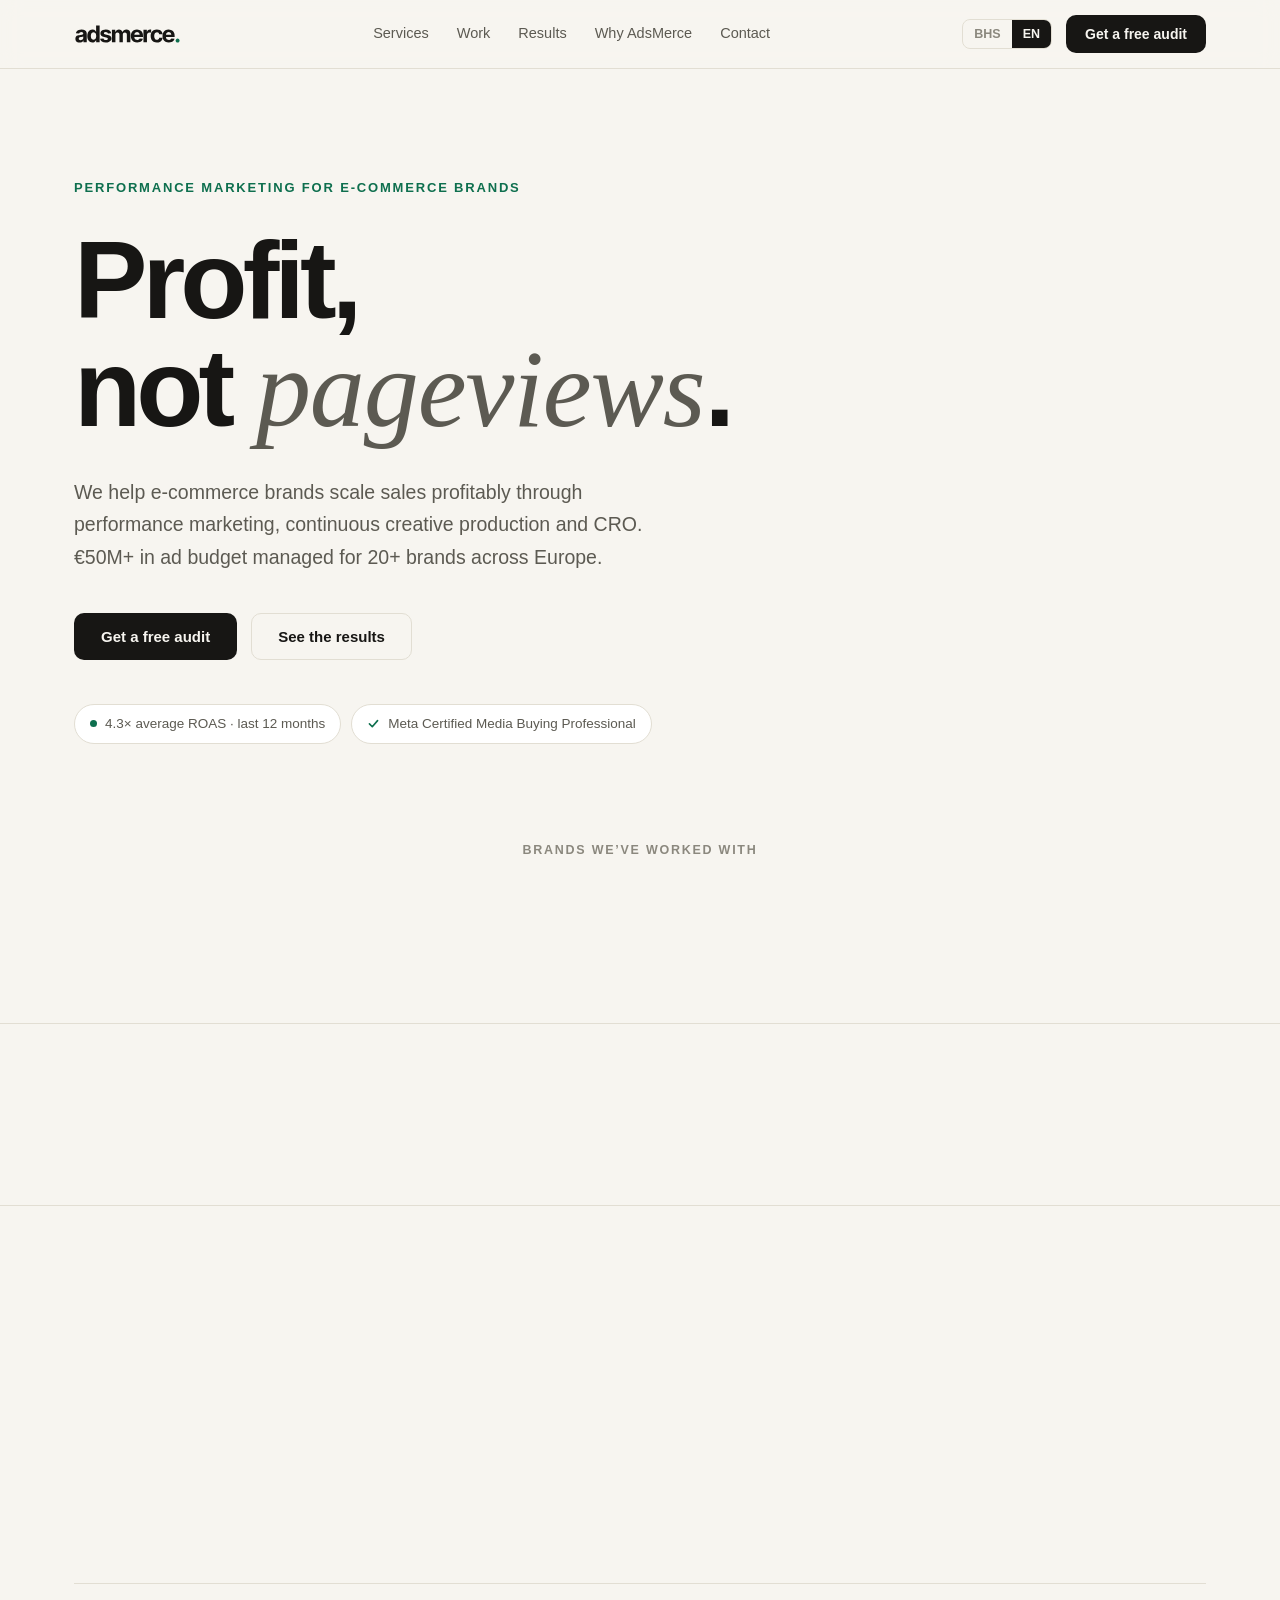
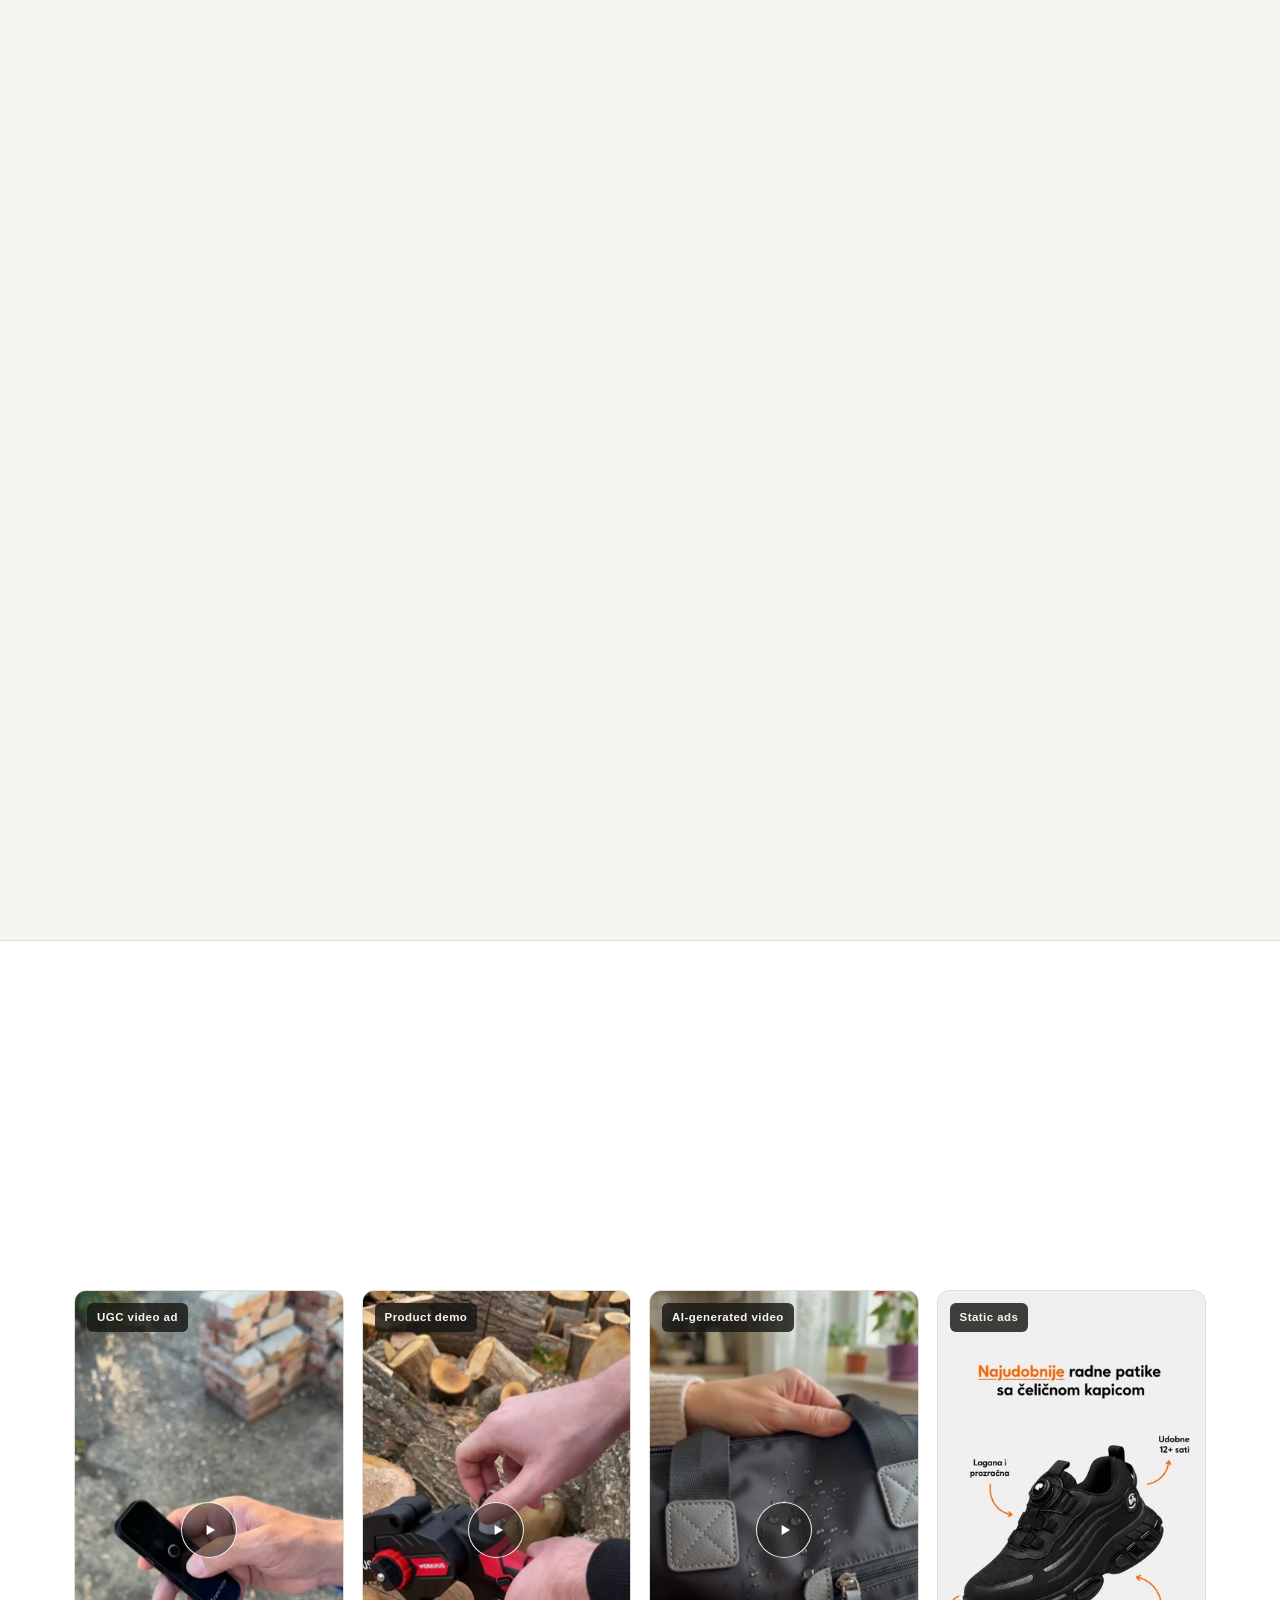
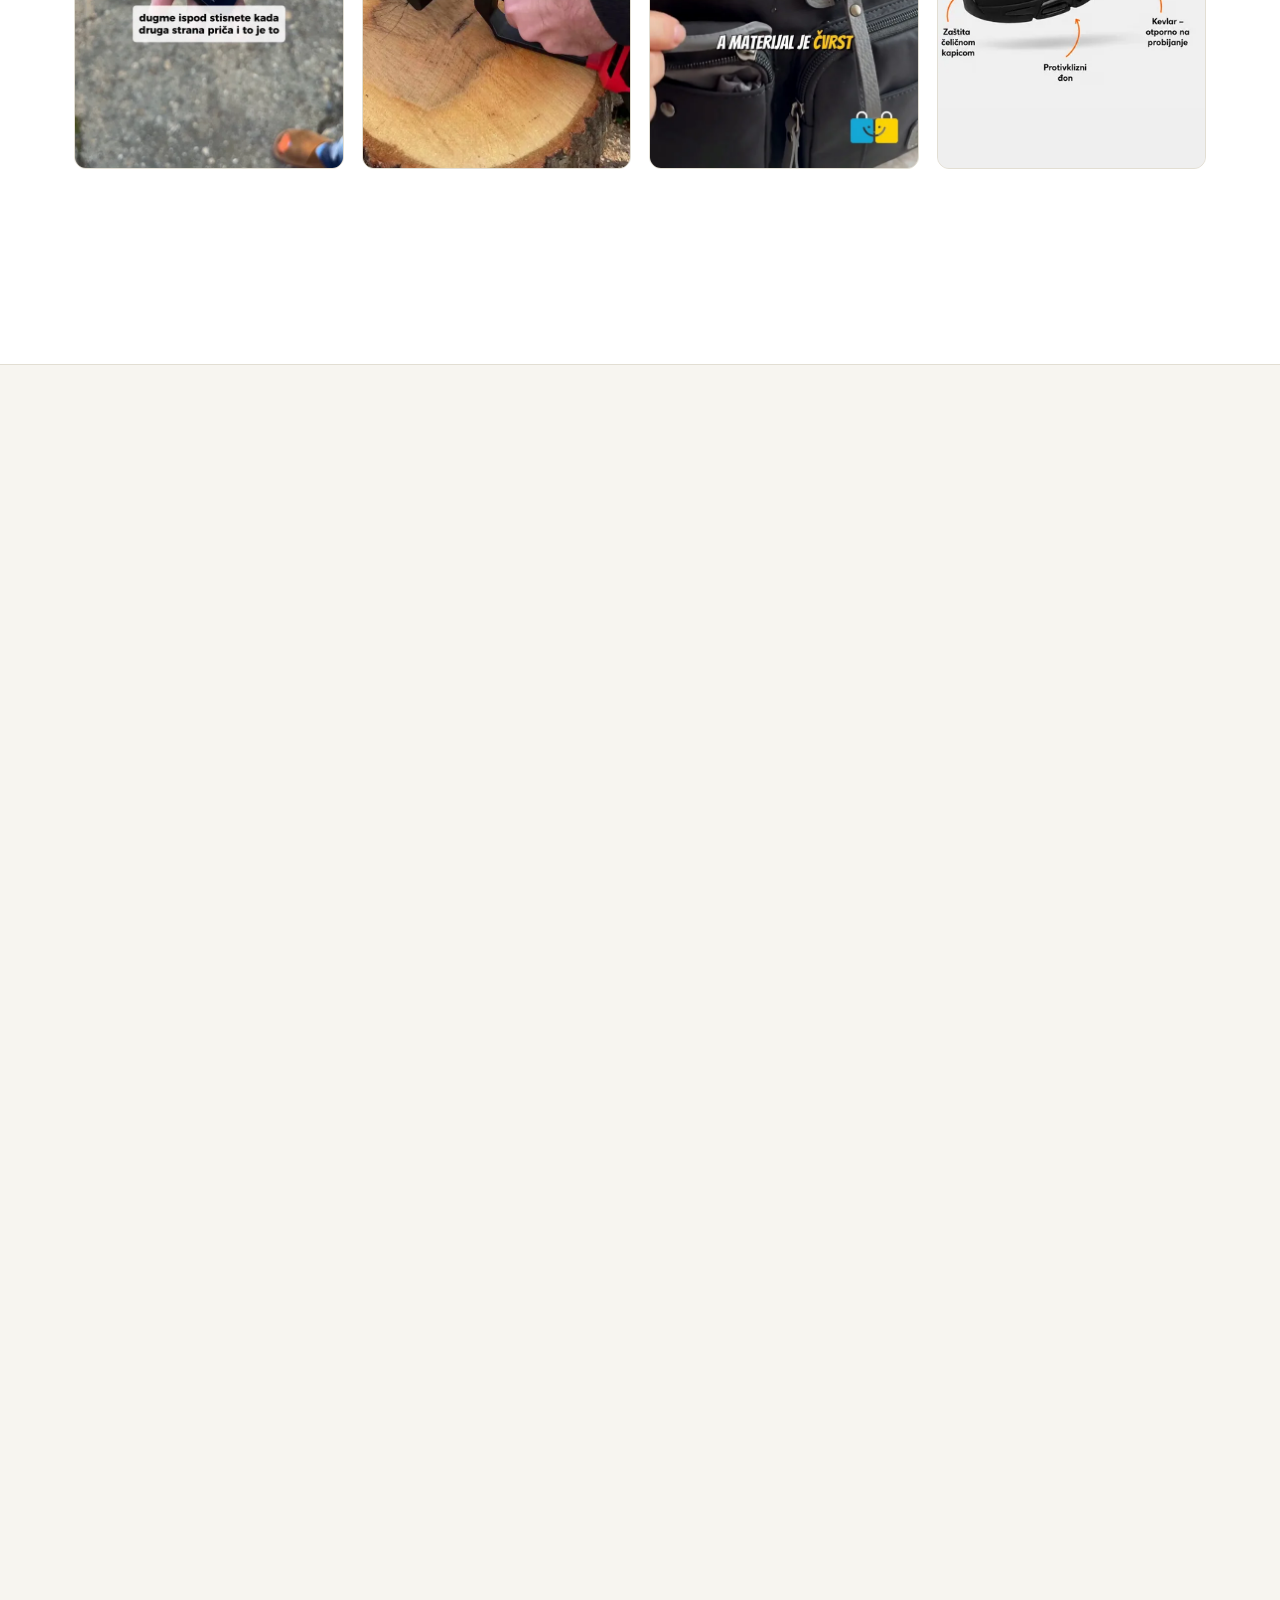
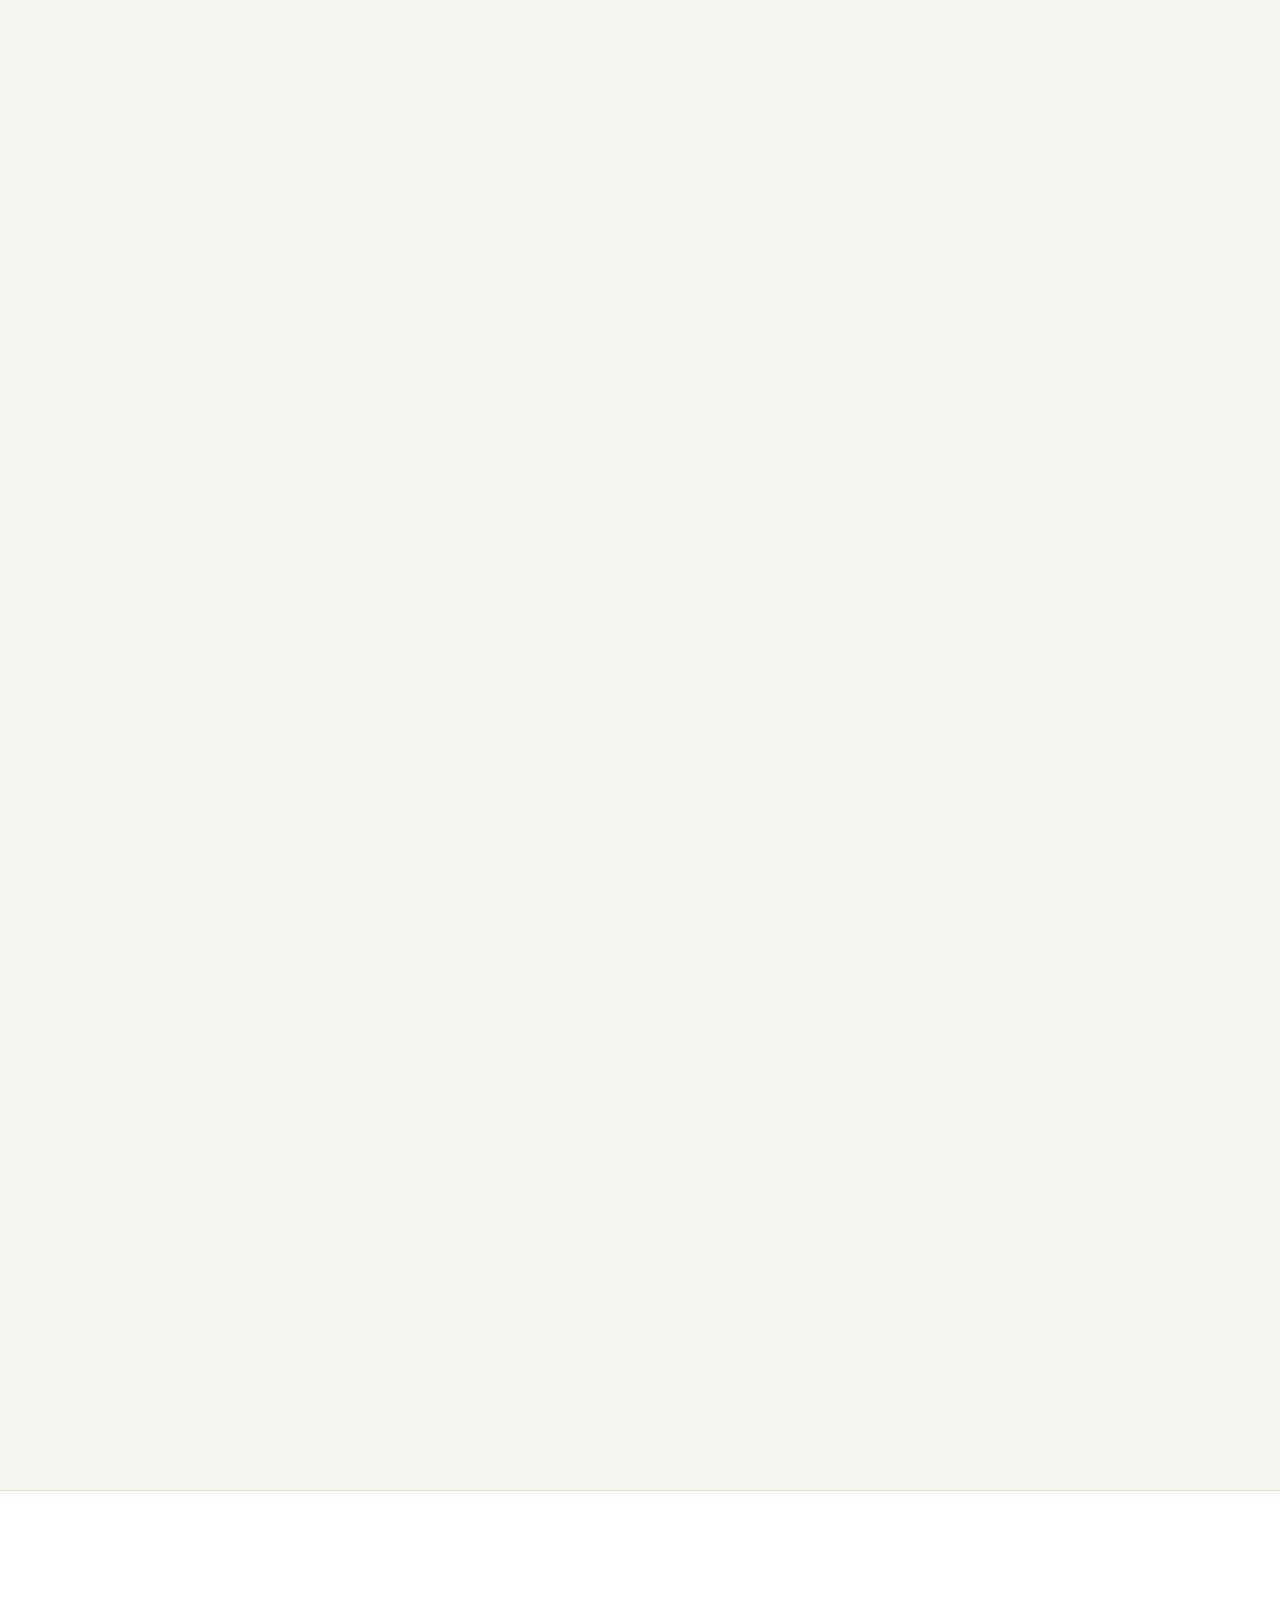
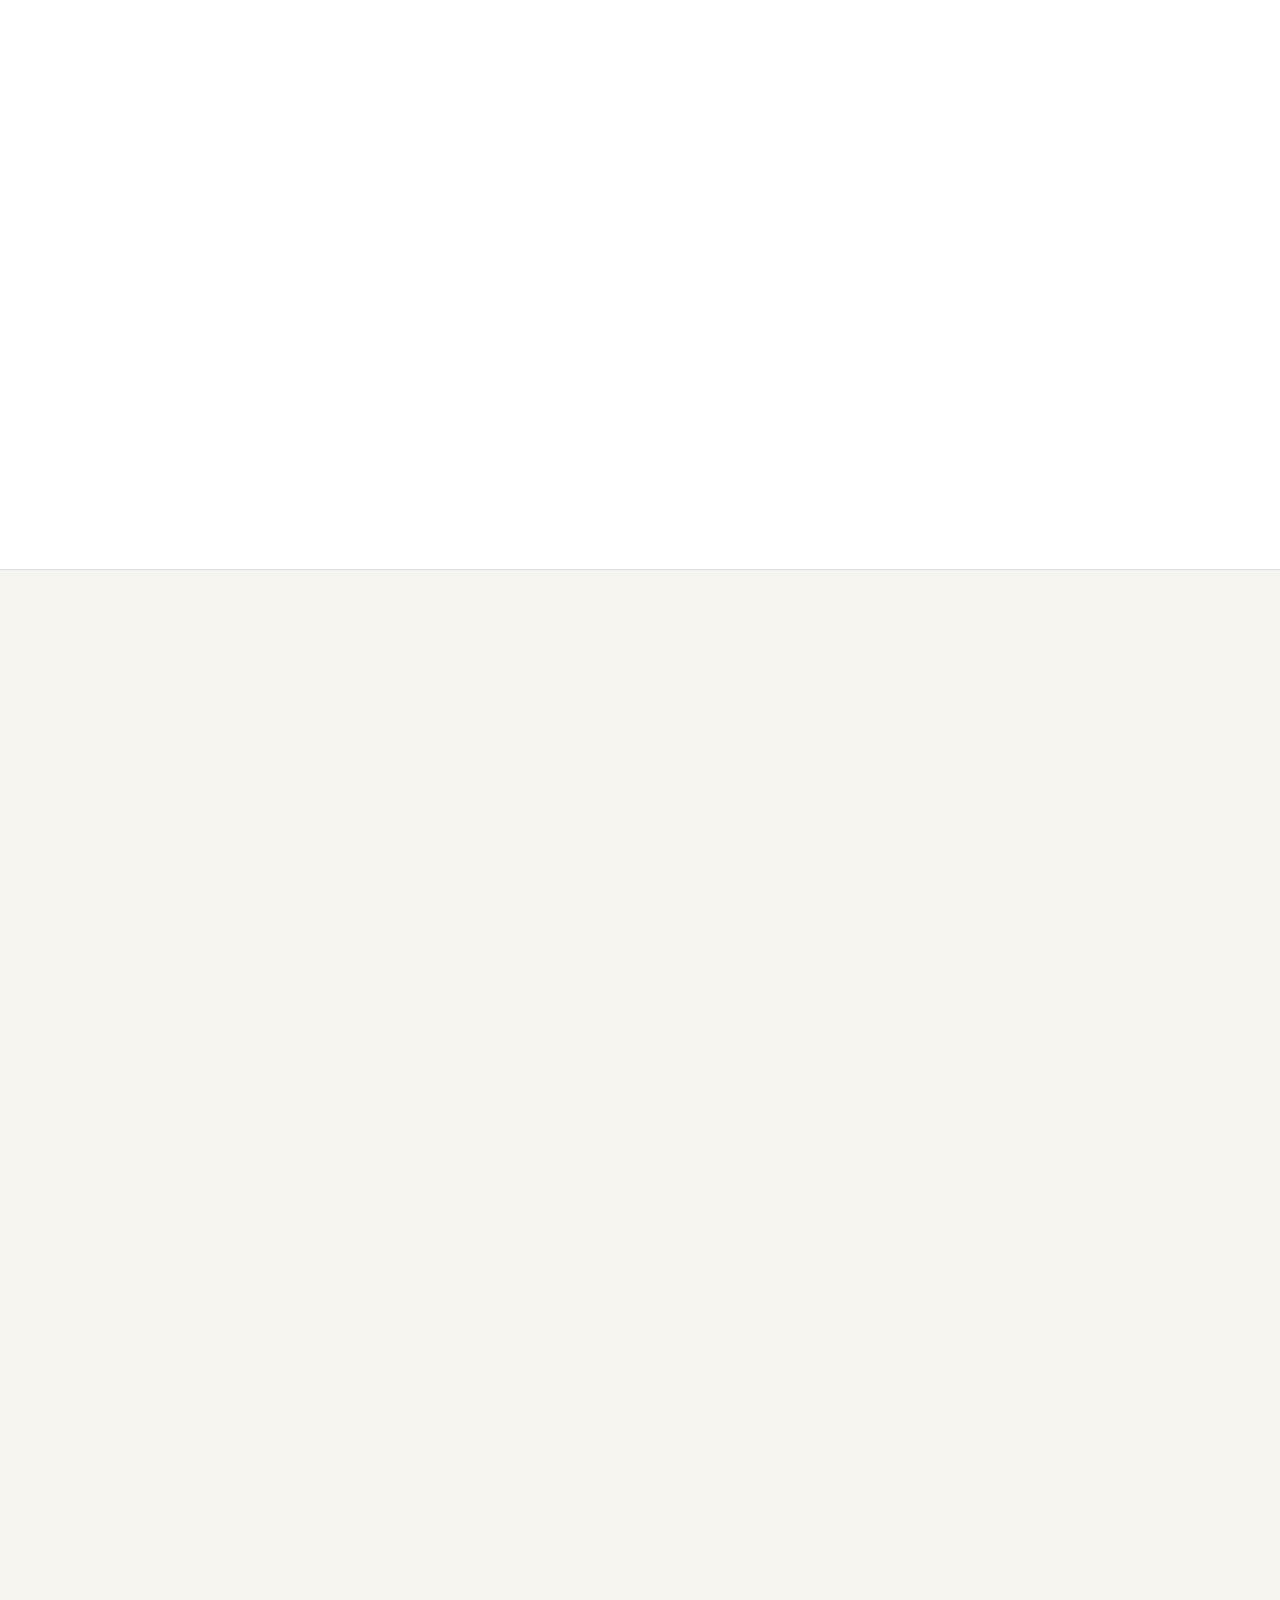
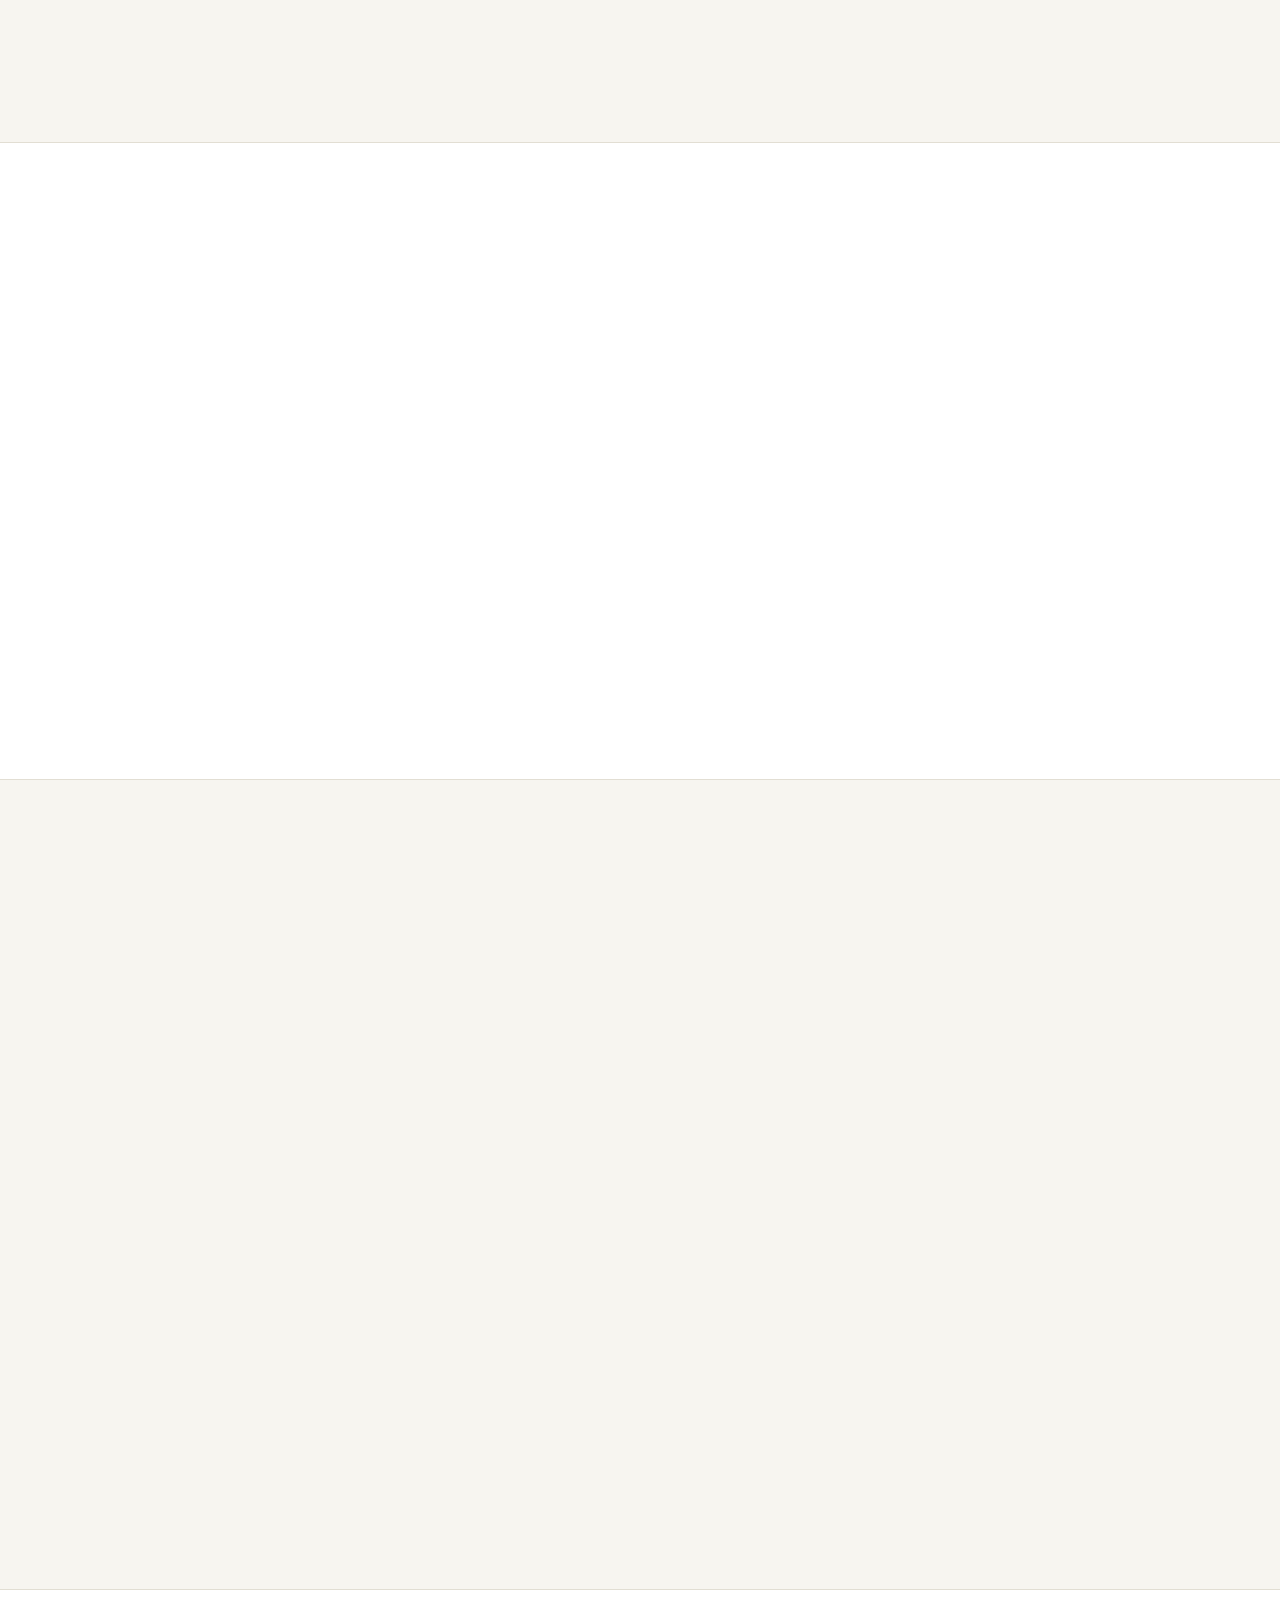
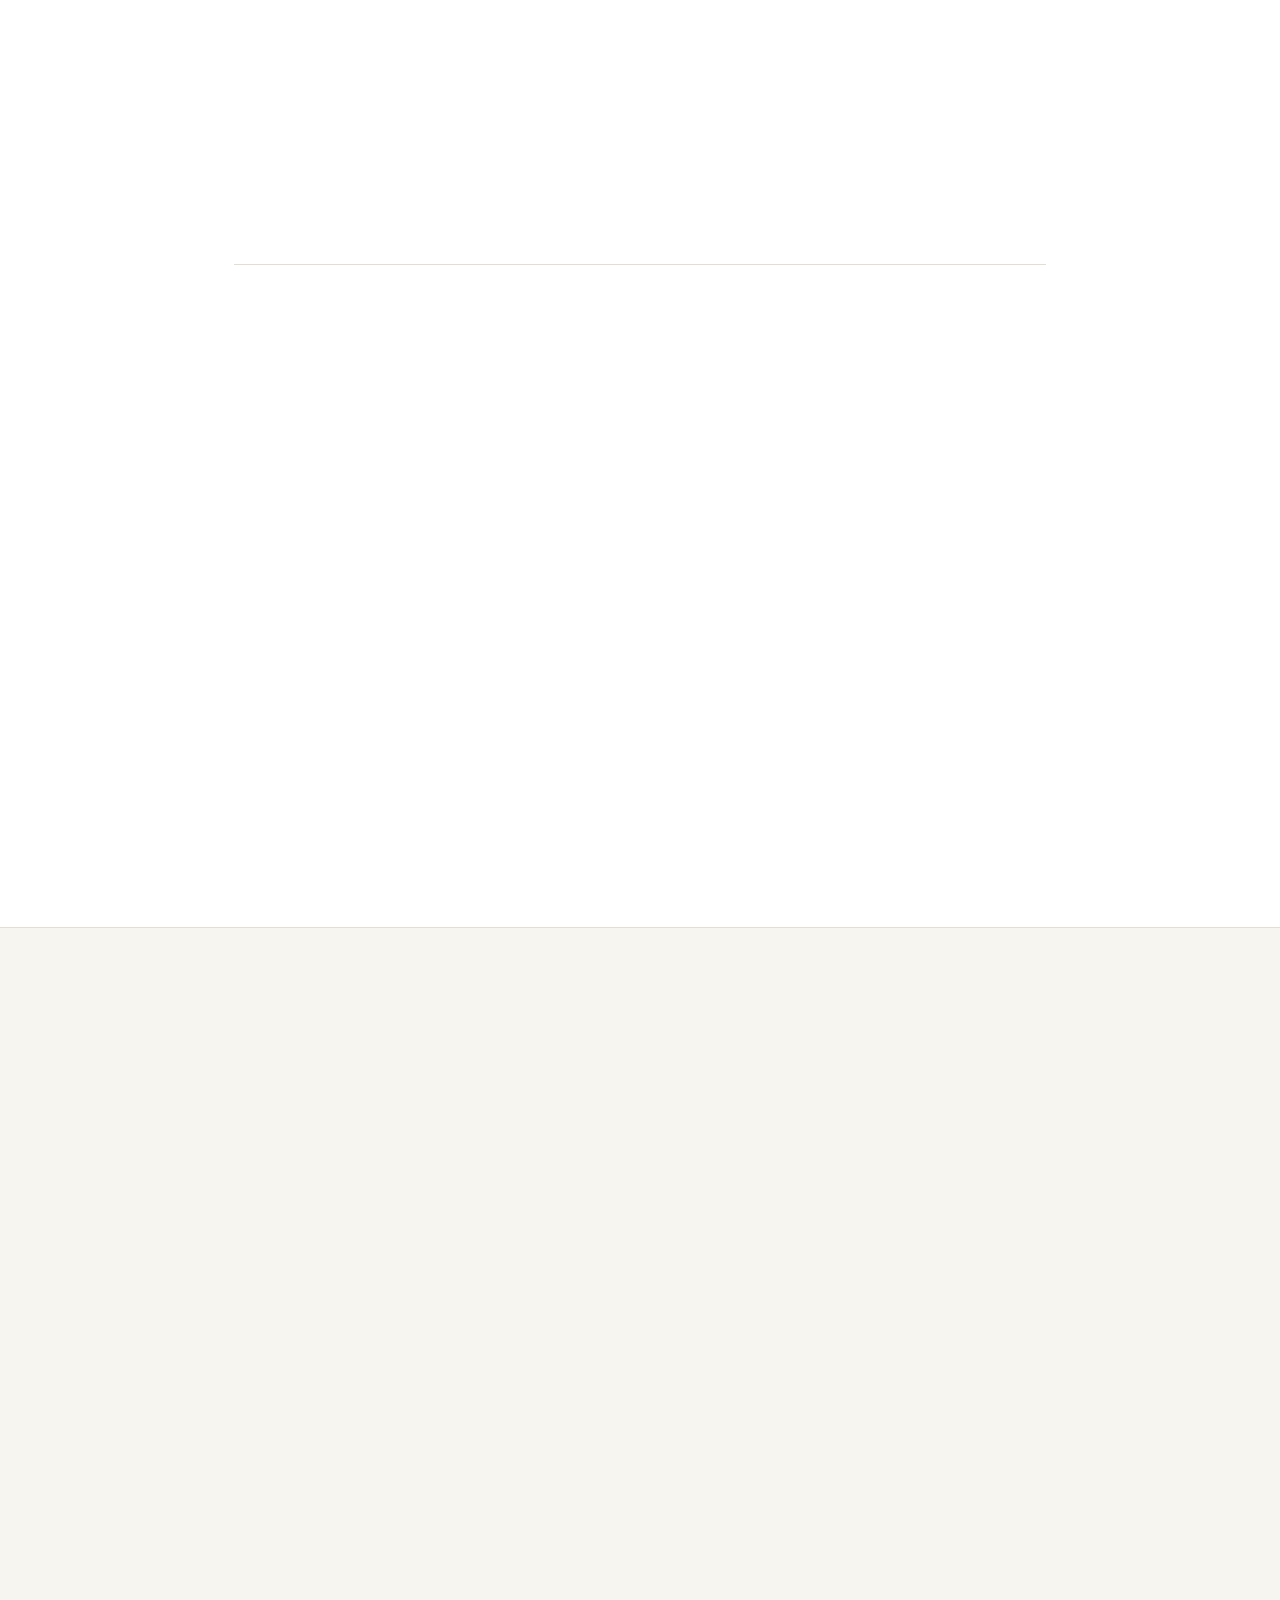
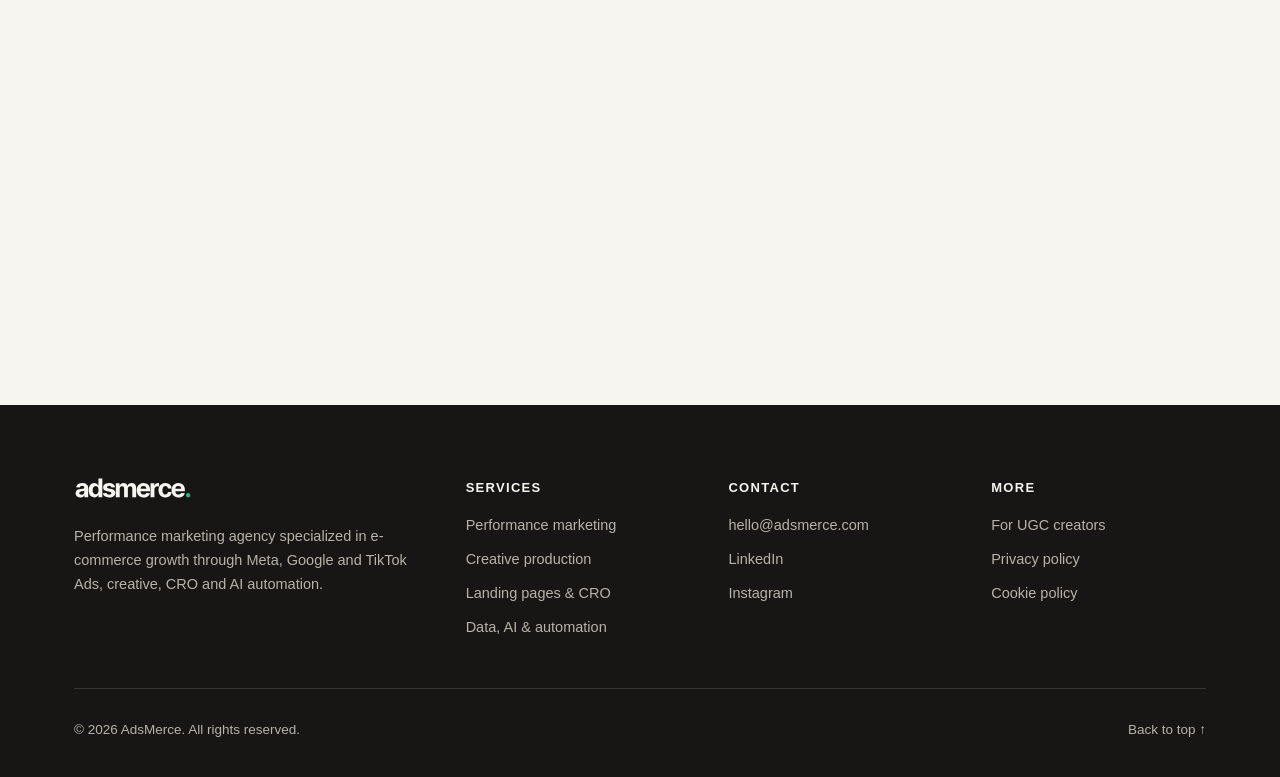
<file: index.html>
<!DOCTYPE html>
<html lang="bs">
<head>
<meta charset="UTF-8">
<meta name="viewport" content="width=device-width, initial-scale=1.0">
<!-- One policy shared by every page: a single list is far less likely to
     silently break than four drifting ones. Origins in use: Google Fonts,
     gtag.js, Wistia (video), Tally (UGC form), ipapi.co (language). Must stay
     above the first resource tag — anything before it is not covered.
     frame-ancestors cannot be set from a meta tag, so clickjacking defence
     would need a real HTTP header, which GitHub Pages cannot send. -->
<meta http-equiv="Content-Security-Policy" content="default-src 'self'; base-uri 'self'; object-src 'none'; form-action 'self'; frame-src https://fast.wistia.net https://tally.so; script-src 'self' https://*.clarity.ms https://www.googletagmanager.com https://connect.facebook.net https://tally.so; connect-src 'self' https://*.clarity.ms https://c.bing.com https://ipapi.co https://*.google-analytics.com https://*.analytics.google.com https://www.googletagmanager.com https://www.facebook.com; img-src 'self' data: https://*.clarity.ms https://c.bing.com https://*.google-analytics.com https://www.facebook.com; style-src 'self' https://fonts.googleapis.com; font-src 'self' https://fonts.gstatic.com; upgrade-insecure-requests">
<meta name="referrer" content="strict-origin-when-cross-origin">
<title>AdsMerce · Performance marketing za e-commerce brendove</title>
<meta name="description" content="Performance marketing agencija za e-commerce. €50M+ oglasnog budžeta na Meti, 20+ evropskih brendova. Meta, Google i TikTok oglasi, kreative, CRO i AI automatizacija.">
<link rel="canonical" href="https://adsmerce.com/">
<meta name="google-site-verification" content="r33h2_8zgGnJhZW5YrghPPAoJ-37brBBTBrdyYC5K0s">
<meta property="og:type" content="website">
<meta property="og:locale" content="bs_BA">
<meta property="og:locale:alternate" content="en_US">
<meta property="og:title" content="AdsMerce · Performance marketing za e-commerce brendove">
<meta property="og:description" content="Pomažemo e-commerce brendovima da profitabilno skaliraju prodaju. €50M+ oglasnog budžeta za 20+ brendova širom Evrope. Meta, Google i TikTok oglasi, kreative, CRO i automatizacija.">
<meta property="og:url" content="https://adsmerce.com/">
<meta property="og:image" content="https://adsmerce.com/assets/og.png">
<meta property="og:image:width" content="1200">
<meta property="og:image:height" content="630">
<meta name="twitter:card" content="summary_large_image">
<meta name="twitter:image" content="https://adsmerce.com/assets/og.png">
<link rel="icon" type="image/svg+xml" href="assets/favicon.svg">
<link rel="icon" type="image/png" sizes="32x32" href="assets/favicon-32.png">
<link rel="apple-touch-icon" href="assets/apple-touch-icon.png">
<script type="application/ld+json">
{
  "@context": "https://schema.org",
  "@graph": [
    {
      "@type": "Organization",
      "@id": "https://adsmerce.com/#org",
      "name": "AdsMerce",
      "url": "https://adsmerce.com/",
      "logo": "https://adsmerce.com/assets/logo.svg",
      "email": "hello@adsmerce.com",
      "legalName": "Ra\u010dunarsko programiranje \"ADSMERCE\" Zoran Peji\u0107 s.p.",
      "description": "Performance marketing agencija za e-commerce brendove: Meta, Google i TikTok oglasi (media buying), produkcija kreativa, landing stranice i CRO, AI automatizacija i growth consulting. Vodi Zoran Pejić. €50M+ oglasnog budžeta za 20+ brendova širom Evrope; Meta Certified Media Buying Professional.",
      "founder": { "@type": "Person", "name": "Zoran Pejić", "jobTitle": "Performance marketer i osnivač", "sameAs": "https://www.linkedin.com/in/zoranpejic" },
      "address": { "@type": "PostalAddress", "addressLocality": "Gradi\u0161ka", "addressCountry": "BA" },
      "sameAs": [
        "https://www.linkedin.com/company/adsmerce",
        "https://www.instagram.com/adsmerce",
        "https://www.companywall.ba/firma/racunarsko-programiranje-adsmerce-zoran--pejic-sp-gradiska/MMxFsOYKY",
        "https://www.akta.ba/registar/435860/racunarsko-programiranje-adsmerce-zoran-pejic-sp-gradiska",
        "https://poslovno.ba/firma/racunarsko-programiranje-adsmerce-zoran--pejic-sp-gradiska",
        "https://www.lrcbh.com/companies/4512740320004"
      ],
      "knowsAbout": ["Meta Ads", "Facebook Ads", "Instagram Ads", "Google Ads", "E-commerce growth", "Conversion rate optimization", "UGC creative production", "Performance marketing"],
      "hasOfferCatalog": {
            "@type": "OfferCatalog",
            "name": "Usluge",
            "itemListElement": [
                  {
                        "@type": "Offer",
                        "itemOffered": {
                              "@type": "Service",
                              "name": "Performance marketing",
                              "description": "Meta Ads su u fokusu našeg rada, dok Google i TikTok uključujemo tamo gdje mogu donijeti dodatni profitabilan rast. Planiramo budžete, postavljamo jasnu strukturu kampanja i optimizujemo prema prodaji i profitu.",
                              "serviceType": "Performance marketing",
                              "provider": {
                                    "@id": "https://adsmerce.com/#org"
                              },
                              "areaServed": {
                                    "@type": "Place",
                                    "name": "Evropa"
                              }
                        }
                  },
                  {
                        "@type": "Offer",
                        "itemOffered": {
                              "@type": "Service",
                              "name": "Izrada kreativa",
                              "description": "Razvijamo kreativne koncepte i produciramo UGC videe, product demo oglase, statične vizuale i druge formate. Svaku kreativu razvijamo kao strukturisan test, sa jasnom hipotezom, ciljem i mjerljivim rezultatom.",
                              "serviceType": "Izrada kreativa",
                              "provider": {
                                    "@id": "https://adsmerce.com/#org"
                              },
                              "areaServed": {
                                    "@type": "Place",
                                    "name": "Evropa"
                              }
                        }
                  },
                  {
                        "@type": "Offer",
                        "itemOffered": {
                              "@type": "Service",
                              "name": "Landing stranice i CRO",
                              "description": "Analiziramo put od klika do kupovine. Unapređujemo i testiramo ponudu, stranice proizvoda, elemente povjerenja i CTA elemente.",
                              "serviceType": "Landing stranice i CRO",
                              "provider": {
                                    "@id": "https://adsmerce.com/#org"
                              },
                              "areaServed": {
                                    "@type": "Place",
                                    "name": "Evropa"
                              }
                        }
                  },
                  {
                        "@type": "Offer",
                        "itemOffered": {
                              "@type": "Service",
                              "name": "Podaci, AI i automatizacija",
                              "description": "Razvijamo dashboarde i alate za izvještavanje, praćenje zaliha i predikciju buduće potražnje. AI i automatizaciju uvodimo tamo gdje ubrzavaju analizu i poboljšavaju odluke.",
                              "serviceType": "Podaci, AI i automatizacija",
                              "provider": {
                                    "@id": "https://adsmerce.com/#org"
                              },
                              "areaServed": {
                                    "@type": "Place",
                                    "name": "Evropa"
                              }
                        }
                  },
                  {
                        "@type": "Offer",
                        "itemOffered": {
                              "@type": "Service",
                              "name": "Strategija rasta i e-commerce operacije",
                              "description": "Radimo na ponudi, cijenama, prosječnoj vrijednosti narudžbe, LTV-u, zadržavanju kupaca te planiranju zaliha i nabavke na osnovu prodajnih podataka.",
                              "serviceType": "Strategija rasta i e-commerce operacije",
                              "provider": {
                                    "@id": "https://adsmerce.com/#org"
                              },
                              "areaServed": {
                                    "@type": "Place",
                                    "name": "Evropa"
                              }
                        }
                  }
            ]
      }
    },
    {
      "@type": "WebSite",
      "@id": "https://adsmerce.com/#website",
      "url": "https://adsmerce.com/",
      "name": "AdsMerce",
      "publisher": { "@id": "https://adsmerce.com/#org" },
      "inLanguage": ["bs", "en"]
    },
    {
      "@type": "FAQPage",
      "mainEntity": [
        { "@type": "Question", "name": "Koliko traje početna saradnja?", "acceptedAnswer": { "@type": "Answer", "text": "Početni angažman ugovaramo na tri mjeseca. Najvažnije korekcije i prvi testovi kreću odmah, dok nam 90 dana daje dovoljno vremena da provjerimo šta radi i skaliramo rezultat na osnovu podataka. Nakon toga analiziramo učinak i dogovaramo nastavak saradnje. Nakon početnog perioda saradnja se nastavlja iz mjeseca u mjesec." } },
        { "@type": "Question", "name": "Koliki budžet za oglašavanje je potreban?", "acceptedAnswer": { "@type": "Answer", "text": "Ne postoji iznos koji odgovara svakom shopu. Potreban budžet zavisi od tržišta, cijene proizvoda, marže, ciljeva i obima testiranja. Zato u prijavi pitamo koliko trenutno ulažeš ili planiraš ulagati. Na osnovu toga procjenjujemo kakav je plan realan i možemo li ti u ovoj fazi zaista pomoći. Ako saradnja još nema smisla, reći ćemo ti to otvoreno i predložiti šta prvo treba riješiti." } },
        { "@type": "Question", "name": "Kada mogu očekivati rezultate?", "acceptedAnswer": { "@type": "Answer", "text": "Prve optimizacije i testovi najčešće pokrećemo tokom prve sedmice. Rani signali obično se pojavljuju kroz prve dvije do četiri sedmice, dok su za pouzdanije zaključke i stabilnije skaliranje najčešće potrebna jedan do dva mjeseca. Tempo zavisi od budžeta, količine postojećih podataka, ponude i početnog stanja računa." } },
        { "@type": "Question", "name": "Čiji su ad accounti i kreative?", "acceptedAnswer": { "@type": "Answer", "text": "Tvoji. Kampanje vodimo u računima koje ti posjeduješ, a svi oglasi i materijali koje napravimo ostaju tvoji i nakon završetka saradnje." } },
        { "@type": "Question", "name": "Kako počinje saradnja?", "acceptedAnswer": { "@type": "Answer", "text": "Saradnja počinje prijavom za besplatan audit. Pregledamo ad account i shop, ciljeve, trenutne rezultate i budžet kako bismo procijenili gdje postoji najveći potencijal i da li smo dobar fit. Ako vjerujemo da možemo donijeti konkretnu vrijednost, javljamo ti se sa prijedlogom narednih koraka." } },
        { "@type": "Question", "name": "Radite li s biznisima van e-commercea?", "acceptedAnswer": { "@type": "Answer", "text": "Ne. Fokusirani smo isključivo na e-commerce. Ta specijalizacija nam omogućava da brže prepoznamo probleme, donosimo kvalitetnije odluke i primjenjujemo iskustvo iz sličnih situacija i tržišta." } },
        { "@type": "Question", "name": "Šta su agency ad accounti?", "acceptedAnswer": { "@type": "Answer", "text": "To su oglasni računi dostupni preko zvaničnog Metinog regionalnog partnera. Kada imaju smisla za konkretan brend, mogu omogućiti dodatni kanal podrške i lakšu komunikaciju u slučaju tehničkih problema ili restrikcija." } }
      ]
    }
  ]
}
</script>
<link rel="preconnect" href="https://fonts.googleapis.com">
<link rel="preconnect" href="https://fonts.gstatic.com" crossorigin>
<link href="https://fonts.googleapis.com/css2?family=Inter:wght@400;500;600&family=Inter+Tight:wght@600;700;800&family=Instrument+Serif:ital@1&display=swap" rel="stylesheet">
<link rel="stylesheet" href="css/style.css?v=7">
</head>
<body>
<div id="top"></div>
<a class="skip-link" href="#main" data-i18n="sk.skip">Preskoči na sadržaj</a>

<header class="nav">
  <div class="container nav-inner">
    <a href="#top" class="nav-logo" aria-label="AdsMerce home">
      <img src="assets/logo.svg" alt="adsmerce." width="107" height="20">
    </a>
    <nav class="nav-links" aria-label="Main">
      <a href="#services" data-i18n="nav.services">Usluge</a>
      <a href="#work" data-i18n="nav.work">Kreative</a>
      <a href="#results" data-i18n="nav.results">Rezultati</a>
      <a href="#why" data-i18n="nav.why">Zašto AdsMerce</a>
      <a href="#contact" data-i18n="nav.contact">Kontakt</a>
    </nav>
    <div class="nav-actions">
      <div class="lang-toggle" role="group" aria-label="Language">
        <button type="button" data-lang="bs" aria-pressed="true">BHS</button>
        <button type="button" data-lang="en" aria-pressed="false">EN</button>
      </div>
      <a href="#contact" class="btn btn-primary btn-sm" data-i18n="nav.cta">Zatraži besplatan audit</a>
      <button type="button" class="nav-burger" aria-label="Menu" aria-expanded="false">
        <span></span><span></span>
      </button>
    </div>
  </div>
  <div class="nav-mobile" hidden>
    <a href="#services" data-i18n="nav.services">Usluge</a>
    <a href="#work" data-i18n="nav.work">Kreative</a>
    <a href="#results" data-i18n="nav.results">Rezultati</a>
    <a href="#why" data-i18n="nav.why">Zašto AdsMerce</a>
    <a href="#contact" data-i18n="nav.contact">Kontakt</a>
    <a href="#contact" class="btn btn-primary" data-i18n="nav.cta">Zatraži besplatan audit</a>
  </div>
</header>

<main id="main">
  <section class="hero">
    <div class="container">
      <p class="eyebrow reveal" data-i18n="hero.eyebrow">Performance marketing za e-commerce brendove</p>
      <h1 class="reveal d1" data-i18n-html="hero.title">Profit,<br>ne <em>pregledi</em>.</h1>
      <p class="lead reveal d2" data-i18n="hero.lead">Pomažemo e-commerce brendovima da profitabilno skaliraju prodaju kroz performance marketing, kontinuiranu produkciju kreativa i CRO. Iza nas je više od €50M oglasnog budžeta kojim smo upravljali za 20+ brendova širom Evrope.</p>
      <div class="hero-actions reveal d3">
        <a href="#contact" class="btn btn-primary" data-i18n="hero.cta1">Zatraži besplatan audit</a>
        <a href="#results" class="btn btn-ghost" data-i18n="hero.cta2">Pogledaj rezultate</a>
      </div>
      <div class="chips reveal d4">
        <span class="chip"><span class="dot" aria-hidden="true"></span><span data-i18n="hero.chip1">4,3× prosječni ROAS · posljednjih 12 mjeseci</span></span>
        <span class="chip"><svg width="13" height="13" viewBox="0 0 16 16" fill="none" aria-hidden="true"><path d="M3 8.5 6.5 12 13 4.5" stroke="currentColor" stroke-width="2" stroke-linecap="round" stroke-linejoin="round"/></svg><span data-i18n="hero.chip2">Meta Certified Media Buying Professional</span></span>
      </div>
    </div>
  </section>

  <section class="clients" aria-label="Client brands">
    <div class="container">
      <p class="clients-label reveal" data-i18n="clients.label">Brendovi s kojima smo radili</p>
    </div>
    <div class="clients-marquee reveal">
      <div class="clients-track">
        <img src="assets/clients/sofianno.webp" width="512" height="128" alt="Sofianno">
        <img src="assets/clients/loropiron.webp" width="512" height="128" alt="Loro Piron">
        <img src="assets/clients/alozzi.webp" width="512" height="128" alt="Alozzi">
        <img src="assets/clients/lililama.webp" width="512" height="128" alt="Lililama">
        <img src="assets/clients/newfelle.webp" width="512" height="128" alt="Newfelle">
        <img src="assets/clients/yvesmanon.webp" width="512" height="128" alt="Yves Manon">
        <img src="assets/clients/kylieberry.webp" width="512" height="128" alt="Kylieberry">
        <img src="assets/clients/gymesis.webp" width="512" height="128" alt="Gymesis">
        <img src="assets/clients/jovanotto.webp" width="512" height="128" alt="Jovanotto">
        <img src="assets/clients/lalux.webp" width="512" height="128" alt="Lalux">
        <img src="assets/clients/dokishop.webp" width="512" height="128" alt="Dokishop">
        <img src="assets/clients/pikaoshop.webp" width="512" height="128" alt="Pikaoshop">
        <img src="assets/clients/cosmicying.webp" width="512" height="128" alt="Cosmicying">
        <img src="assets/clients/sofianno.webp" width="512" height="128" alt="" aria-hidden="true">
        <img src="assets/clients/loropiron.webp" width="512" height="128" alt="" aria-hidden="true">
        <img src="assets/clients/alozzi.webp" width="512" height="128" alt="" aria-hidden="true">
        <img src="assets/clients/lililama.webp" width="512" height="128" alt="" aria-hidden="true">
        <img src="assets/clients/newfelle.webp" width="512" height="128" alt="" aria-hidden="true">
        <img src="assets/clients/yvesmanon.webp" width="512" height="128" alt="" aria-hidden="true">
        <img src="assets/clients/kylieberry.webp" width="512" height="128" alt="" aria-hidden="true">
        <img src="assets/clients/gymesis.webp" width="512" height="128" alt="" aria-hidden="true">
        <img src="assets/clients/jovanotto.webp" width="512" height="128" alt="" aria-hidden="true">
        <img src="assets/clients/lalux.webp" width="512" height="128" alt="" aria-hidden="true">
        <img src="assets/clients/dokishop.webp" width="512" height="128" alt="" aria-hidden="true">
        <img src="assets/clients/pikaoshop.webp" width="512" height="128" alt="" aria-hidden="true">
        <img src="assets/clients/cosmicying.webp" width="512" height="128" alt="" aria-hidden="true">
      </div>
    </div>
  </section>

  <section class="stats">
    <div class="container stats-grid">
      <div class="stat reveal"><strong>8+</strong><span data-i18n="stats.s1">godina iskustva u performance marketingu</span></div>
      <div class="stat reveal d1"><strong>€50M+</strong><span data-i18n="stats.s2">oglasnog budžeta na Meta platformi</span></div>
      <div class="stat reveal d2"><strong>20+</strong><span data-i18n="stats.s3">e-commerce brendova širom Evrope</span></div>
      <div class="stat reveal d3"><strong>4.3×</strong><span data-i18n="stats.s4">prosječni ROAS u zadnjih 12 mjeseci</span></div>
    </div>
  </section>

  <section class="section" id="services">
    <div class="container">
      <div class="sec-head reveal">
        <p class="kicker"><span>01</span><span data-i18n="svc.kicker">Usluge</span></p>
        <h2 data-i18n-html="svc.title">Od oglasa do <em>profitabilne kupovine</em>.</h2>
        <p class="sec-sub" data-i18n="svc.sub">Ne optimizujemo samo kampanje. Povezujemo oglašavanje, produkciju kreativa i optimizaciju shopa kako bi više klikova postalo profitabilna kupovina.</p>
      </div>
      <div class="svc-list">
        <div class="svc-row reveal">
          <span class="svc-num">01</span>
          <h3 data-i18n="svc.1t">Performance marketing</h3>
          <p data-i18n="svc.1d">Meta Ads su u fokusu našeg rada, dok Google i TikTok uključujemo tamo gdje mogu donijeti dodatni profitabilan rast. Planiramo budžete, postavljamo jasnu strukturu kampanja i optimizujemo prema prodaji i profitu, a ne prema metrikama koje dobro izgledaju samo u izvještajima.</p>
        </div>
        <div class="svc-row reveal">
          <span class="svc-num">02</span>
          <h3 data-i18n="svc.2t">Izrada kreativa</h3>
          <p data-i18n="svc.2d">Razvijamo kreativne koncepte i produciramo UGC videe, product demo oglase, statične vizuale i druge formate. Svaku kreativu razvijamo kao strukturisan test, sa jasnom hipotezom, ciljem i mjerljivim rezultatom.</p>
        </div>
        <div class="svc-row reveal">
          <span class="svc-num">03</span>
          <h3 data-i18n="svc.3t">Landing stranice i CRO</h3>
          <p data-i18n="svc.3d">Analiziramo put od klika do kupovine. Unapređujemo i testiramo ponudu, stranice proizvoda, elemente povjerenja, CTA elemente i druga mjesta na kojima korisnici najčešće odustaju od kupovine.</p>
        </div>
        <div class="svc-row reveal">
          <span class="svc-num">04</span>
          <h3 data-i18n="svc.4t">Podaci, AI i automatizacija</h3>
          <p data-i18n="svc.4d">AI i automatizaciju uvodimo tamo gdje može ubrzati analizu, pojednostaviti rutinske procese i pomoći nam da brže prepoznamo prilike i donosimo kvalitetnije odluke. Razvijamo dashboarde i alate za izvještavanje, praćenje zaliha i predikciju buduće potražnje, kako bi tvoj tim imao više vremena za posao koji direktno doprinosi rastu. Fokus je na konkretnom poslovnom učinku, a ne na praćenju trendova.</p>
        </div>
        <div class="svc-row reveal">
          <span class="svc-num">05</span>
          <h3 data-i18n="svc.5t">Strategija rasta i e-commerce operacije</h3>
          <p data-i18n="svc.5d">Radimo na ponudi, cijenama, prosječnoj vrijednosti narudžbe, LTV-u, zadržavanju kupaca te planiranju zaliha i nabavke na osnovu prodajnih podataka. Dobijaš partnera koji razumije cijelu ekonomiku shopa i gleda širu sliku, ne samo rezultate unutar Ads Managera.</p>
        </div>
      </div>
    </div>
  </section>

  <section class="section section-alt" id="work">
    <div class="container">
      <div class="sec-head reveal">
        <p class="kicker"><span>02</span><span data-i18n="work.kicker">Kreative</span></p>
        <h2 data-i18n-html="work.title">Kreativa je novi <em>targeting</em>.</h2>
        <p class="sec-sub" data-i18n="work.sub">Kreiramo video i statične oglase koji privlače pažnju, jasno predstavljaju ponudu i daju algoritmu više kvalitetnih prilika za pronalazak kupaca.</p>
      </div>
      <div class="creative-grid" id="creativeGrid"></div>
      <p class="note reveal" data-i18n="work.note">Izbor nedavno kreiranih oglasa. Kompletan portfolio dostupan je na upit.</p>
      <p class="note-cta reveal"><a href="ugc.html" data-i18n="work.ugc">Snimaš UGC video? Prijavi se kao kreator →</a></p>
    </div>
  </section>

  <section class="section" id="results">
    <div class="container">
      <div class="sec-head reveal">
        <p class="kicker"><span>03</span><span data-i18n="res.kicker">Rezultati</span></p>
        <h2 data-i18n-html="res.title">Brojevi, ne <em>obećanja</em>.</h2>
        <p class="sec-sub" data-i18n="res.sub">Stvarni, neizmijenjeni izvještaji iz Meta Ads Managera. Osjetljivi podaci sakriveni su radi povjerljivosti.</p>
      </div>
      <div class="metric-grid">
        <div class="metric reveal"><strong>4.3×</strong><span data-i18n="res.m1">prosječni ROAS · posljednjih 12 mjeseci</span></div>
        <div class="metric reveal d1"><strong>−42%</strong><span data-i18n="res.m2">niži CPA nakon novih kreativa i CRO optimizacije</span></div>
        <div class="metric reveal d2"><strong>€12.4M+</strong><span data-i18n="res.m3">prihoda evidentiranog kod odabranih klijenata</span></div>
      </div>
      <p class="shots-note reveal" data-i18n="res.shotnote">Rezultati su prikazani iz stvarnih klijentskih računa. Neka od imena klijenata i kampanja sakrivena su radi povjerljivosti.</p>
      <div class="shots">
        <figure class="shot-card reveal">
          <div class="shot-bar" aria-hidden="true"><span></span><span></span><span></span></div>
          <a class="shot-img" href="assets/results/overview.webp" target="_blank" rel="noopener">
            <img src="assets/results/overview.webp" width="1846" height="399" loading="lazy" alt="Meta Ads Manager: blended results across 70+ ad accounts">
          </a>
          <figcaption data-i18n="res.cap1">Portfolio aktivnih e-commerce računa · posljednjih 30 dana</figcaption>
        </figure>
        <figure class="shot-card reveal">
          <div class="shot-bar" aria-hidden="true"><span></span><span></span><span></span></div>
          <a class="shot-img" href="assets/results/dokishop.webp" target="_blank" rel="noopener">
            <img src="assets/results/dokishop.webp" width="1805" height="761" loading="lazy" alt="Meta Ads Manager: DokiShop campaign performance">
          </a>
          <figcaption data-i18n="res.cap2">DokiShop: skaliranje na 15+ evropskih tržišta · cijeli period saradnje</figcaption>
        </figure>
        <figure class="shot-card reveal">
          <div class="shot-bar" aria-hidden="true"><span></span><span></span><span></span></div>
          <a class="shot-img" href="assets/results/werkhus.webp" target="_blank" rel="noopener">
            <img src="assets/results/werkhus.webp" width="1807" height="721" loading="lazy" alt="Meta Ads Manager: Werkhus campaign performance">
          </a>
          <figcaption data-i18n="res.cap3">Werkhus: razvoj i skaliranje brenda od nule · rezultati kampanja za cijeli period saradnje</figcaption>
        </figure>
        <figure class="shot-card reveal">
          <div class="shot-bar" aria-hidden="true"><span></span><span></span><span></span></div>
          <a class="shot-img" href="assets/results/providio.webp" target="_blank" rel="noopener">
            <img src="assets/results/providio.webp" width="1807" height="759" loading="lazy" alt="Meta Ads Manager: active campaigns, last 30 days">
          </a>
          <figcaption data-i18n="res.cap4">Providio d.o.o. · aktivne kampanje · posljednjih 30 dana</figcaption>
        </figure>
      </div>
    </div>
  </section>

  <section class="section section-alt" id="landing">
    <div class="container">
      <div class="sec-head reveal">
        <p class="kicker"><span>04</span><span data-i18n="lp.kicker">Landing stranice</span></p>
        <h2 data-i18n-html="lp.title">Sajtovi koji <em>konvertuju</em>.</h2>
        <p class="sec-sub" data-i18n="lp.sub">Dizajniramo i optimizujemo landing stranice sa jednim jedinim ciljem: maksimalan conversion rate.</p>
      </div>
      <div class="lp-grid">
        <article class="card reveal">
          <span class="badge" data-i18n="lp.c1badge">+140% stopa konverzije</span>
          <h3 data-i18n="lp.c1t">Redizajn e-commerce product stranice</h3>
          <p data-i18n="lp.c1d">Kompletan redizajn product stranice po psihologiji kupovine, uz novu social-proof sekciju i jasan CTA.</p>
        </article>
        <article class="card reveal d1">
          <span class="badge" data-i18n="lp.c2badge">Veći AOV</span>
          <h3 data-i18n="lp.c2t">Advertorial landing stranica</h3>
          <p data-i18n="lp.c2d">Advertorial stranica koja educira kupca prije kupovine i značajno povećava prosječnu vrijednost narudžbe.</p>
        </article>
      </div>
    </div>
  </section>

  <section class="section" id="why">
    <div class="container why-grid">
      <div>
        <div class="sec-head reveal">
          <p class="kicker"><span>05</span><span data-i18n="why.kicker">Zašto AdsMerce</span></p>
          <h2 data-i18n-html="why.title">Jedan partner za oglase, shop i <em>profitabilan rast</em>.</h2>
          <p class="sec-sub" data-i18n="why.sub">Kampanja ne može popraviti slabu ponudu, loš oglas ili stranicu na kojoj kupac odustane. Zato gledamo cijeli put do kupovine i rješavamo problem tamo gdje stvarno nastaje.</p>
        </div>
        <ul class="why-list">
          <li class="reveal">
            <svg width="20" height="20" viewBox="0 0 20 20" fill="none" aria-hidden="true"><circle cx="10" cy="10" r="9" stroke="currentColor" stroke-width="1.6"/><path d="m6 10.5 2.6 2.5L14 7.5" stroke="currentColor" stroke-width="1.8" stroke-linecap="round" stroke-linejoin="round"/></svg>
            <div><h4 data-i18n="why.1t">Profit prije praznih brojeva</h4><p data-i18n="why.1d">Ne gledamo samo koliko je prodano. Pratimo koliko košta nova kupovina, koliko vrijedi narudžba i šta ostaje nakon troška oglasa. Budžet povećavamo tek kada računica ima smisla.</p></div>
          </li>
          <li class="reveal d1">
            <svg width="20" height="20" viewBox="0 0 20 20" fill="none" aria-hidden="true"><circle cx="10" cy="10" r="9" stroke="currentColor" stroke-width="1.6"/><path d="m6 10.5 2.6 2.5L14 7.5" stroke="currentColor" stroke-width="1.8" stroke-linecap="round" stroke-linejoin="round"/></svg>
            <div><h4 data-i18n="why.2t">Iskustvo koje možeš provjeriti</h4><p data-i18n="why.2d">Dobijaš senior, hands-on pristup zasnovan na više od osam godina rada sa e-commerce računima širom Evrope. Strategiju i ključne odluke ne prebacujemo na juniore nakon potpisivanja saradnje.</p></div>
          </li>
          <li class="reveal d2">
            <svg width="20" height="20" viewBox="0 0 20 20" fill="none" aria-hidden="true"><circle cx="10" cy="10" r="9" stroke="currentColor" stroke-width="1.6"/><path d="m6 10.5 2.6 2.5L14 7.5" stroke="currentColor" stroke-width="1.8" stroke-linecap="round" stroke-linejoin="round"/></svg>
            <div><h4 data-i18n="why.3t">Tvoji računi ostaju tvoji</h4><p data-i18n="why.3d">Kampanje vodimo iz računa koje ti posjeduješ. Podaci, oglasi i svi materijali koje napravimo ostaju tvoji, bez obzira na trajanje saradnje.</p></div>
          </li>
          <li class="reveal d3">
            <svg width="20" height="20" viewBox="0 0 20 20" fill="none" aria-hidden="true"><circle cx="10" cy="10" r="9" stroke="currentColor" stroke-width="1.6"/><path d="m6 10.5 2.6 2.5L14 7.5" stroke="currentColor" stroke-width="1.8" stroke-linecap="round" stroke-linejoin="round"/></svg>
            <div><h4 data-i18n="why.4t">Uvijek znaš šta radimo i zašto</h4><p data-i18n="why.4d">Dobijaš jasan pregled rezultata, završenih testova i sljedećih prioriteta. Bez skrivanja iza komplikovanih izvještaja i nejasnih objašnjenja.</p></div>
          </li>
        </ul>
        <div class="badges reveal d2">
          <img src="assets/badges/meta-media-buying.webp" width="500" height="500" alt="Meta Certified Media Buying Professional badge" loading="lazy">
          <img src="assets/badges/meta-ai-performance.webp" width="500" height="500" alt="Meta Certified AI and Performance Marketing Specialist badge" loading="lazy">
          <img src="assets/badges/google-ads-certified.webp" width="500" height="500" alt="Google Ads Certified badge" loading="lazy">
          <img src="assets/badges/tiktok-media-buying.webp" width="500" height="500" alt="TikTok Certified Media Buying Professional badge" loading="lazy">
        </div>
      </div>
      <aside class="chart-card reveal d1">
        <svg viewBox="0 0 300 150" width="100%" role="img" aria-label="Client revenue growth chart">
          <g fill="#E3DFD4">
            <rect x="10"  y="112" width="22" height="28" rx="3"/>
            <rect x="42"  y="104" width="22" height="36" rx="3"/>
            <rect x="74"  y="108" width="22" height="32" rx="3"/>
            <rect x="106" y="92"  width="22" height="48" rx="3"/>
            <rect x="138" y="80"  width="22" height="60" rx="3"/>
            <rect x="170" y="84"  width="22" height="56" rx="3"/>
            <rect x="202" y="60"  width="22" height="80" rx="3"/>
          </g>
          <g fill="#0E6F4E">
            <rect x="234" y="44" width="22" height="96" rx="3"/>
            <rect x="266" y="20" width="22" height="120" rx="3"/>
          </g>
        </svg>
        <strong>€12.4M+</strong>
        <span data-i18n="why.chart">prihoda evidentiranog kod odabranih klijenata</span>
      </aside>
    </div>
  </section>

  <section class="section section-alt" id="founder">
    <div class="container">
      <div class="founder-inner reveal">
        <p class="kicker"><span data-i18n="founder.kicker">Osnivač</span></p>
        <h2 data-i18n="founder.title">Senior iskustvo, direktno na tvom projektu.</h2>
        <p data-i18n="founder.body1">AdsMerce vodi Zoran Pejić, performance marketer sa više od osam godina iskustva u skaliranju e-commerce brendova na evropskim tržištima.</p>
        <p data-i18n="founder.body2">Strategiju i ključne odluke ne prebacujemo na juniore. Po potrebi uključujemo provjerene kreatore, dizajnere i tehničke saradnike, dok performance i smjer projekta ostaju direktno vođeni.</p>
        <div class="founder-sign">
          <img class="founder-avatar" src="assets/founder/zoran-pejic.webp" alt="Zoran Pejić" width="56" height="56" loading="lazy">
          <div class="founder-sign-meta">
            <strong data-i18n="founder.name">Zoran Pejić</strong>
            <span data-i18n="founder.role">Osnivač</span>
          </div>
          <a class="founder-linkedin" href="https://www.linkedin.com/in/zoranpejic" target="_blank" rel="noopener" aria-label="Zoran Pejić on LinkedIn"><svg width="15" height="15" viewBox="0 0 24 24" fill="currentColor" aria-hidden="true"><path d="M4.98 3.5C4.98 4.88 3.87 6 2.5 6S0 4.88 0 3.5 1.12 1 2.5 1s2.48 1.12 2.48 2.5zM.24 8.31h4.52V23H.24V8.31zM8.34 8.31h4.33v2h.06c.6-1.14 2.08-2.34 4.28-2.34 4.58 0 5.42 3.01 5.42 6.93V23h-4.51v-7.13c0-1.7-.03-3.89-2.37-3.89-2.37 0-2.73 1.85-2.73 3.76V23H8.34V8.31z"/></svg>LinkedIn</a>
        </div>
      </div>
    </div>
  </section>

  <section class="section" id="process">
    <div class="container">
      <div class="sec-head reveal">
        <p class="kicker"><span>06</span><span data-i18n="proc.kicker">Kako radimo</span></p>
        <h2 data-i18n-html="proc.title">Šta se dešava u prvih <em>90 dana</em>?</h2>
        <p class="sec-sub" data-i18n="proc.sub">Najvažnije korekcije i testovi kreću odmah. Tokom prva tri mjeseca postavljamo sistem, provjeravamo šta stvarno radi i stvaramo uslove za kontrolisano povećavanje budžeta. Korekcije kreću odmah, skaliranje dolazi kada podaci potvrde da računica ima smisla.</p>
      </div>
      <div class="proc-grid">
        <div class="proc-step reveal">
          <span class="proc-num">1</span>
          <h3 data-i18n="proc.1t">Prva sedmica: audit i prioriteti</h3>
          <p data-i18n="proc.1d">Analiziramo kampanje, tracking, kreative, ponudu, ekonomiku proizvoda i ključne stranice shopa. Definišemo najveće prilike i redoslijed kojim ih rješavamo.</p>
        </div>
        <div class="proc-step reveal d1">
          <span class="proc-num">2</span>
          <h3 data-i18n="proc.2t">Prve dvije sedmice: sistem i brze korekcije</h3>
          <p data-i18n="proc.2d">Uređujemo mjerenje, strukturu kampanja i izvještavanje. Paralelno pokrećemo prve optimizacije i pripremamo plan novih oglasa.</p>
        </div>
        <div class="proc-step reveal d2">
          <span class="proc-num">3</span>
          <h3 data-i18n="proc.3t">Prvi i drugi mjesec: testiranje i učenje</h3>
          <p data-i18n="proc.3d">Testiramo komunikacijske uglove, formate, ponude i ključne elemente stranica. Budžet usmjeravamo prema testovima koji pokazuju stvaran potencijal.</p>
        </div>
        <div class="proc-step reveal d3">
          <span class="proc-num">4</span>
          <h3 data-i18n="proc.4t">Drugi i treći mjesec: optimizacija i skaliranje</h3>
          <p data-i18n="proc.4d">Kada rezultati postanu dovoljno stabilni, postepeno povećavamo budžet. Paralelno nastavljamo s novim testovima kako rast ne bi zavisio od jednog oglasa ili kampanje.</p>
        </div>
      </div>
    </div>
  </section>

  <section class="section section-alt" id="faq">
    <div class="container faq-container">
      <div class="sec-head reveal">
        <p class="kicker"><span>07</span><span data-i18n="faq.kicker">FAQ</span></p>
        <h2 data-i18n-html="faq.title">Pitanja i <em>odgovori</em>.</h2>
      </div>
      <div class="faq-list">
        <details class="faq-item reveal">
          <summary><span data-i18n="faq.q1">Koliko traje početna saradnja?</span><span class="faq-icon" aria-hidden="true"></span></summary>
          <p data-i18n="faq.a1">Početni angažman ugovaramo na tri mjeseca. Najvažnije korekcije i prvi testovi kreću odmah, dok nam 90 dana daje dovoljno vremena da provjerimo šta radi i skaliramo rezultat na osnovu podataka. Nakon toga analiziramo učinak i dogovaramo nastavak saradnje. Nakon početnog perioda saradnja se nastavlja iz mjeseca u mjesec.</p>
        </details>
        <details class="faq-item reveal">
          <summary><span data-i18n="faq.q2">Koliki budžet za oglašavanje je potreban?</span><span class="faq-icon" aria-hidden="true"></span></summary>
          <p data-i18n="faq.a2">Ne postoji iznos koji odgovara svakom shopu. Potreban budžet zavisi od tržišta, cijene proizvoda, marže, ciljeva i obima testiranja. Zato u prijavi pitamo koliko trenutno ulažeš ili planiraš ulagati. Na osnovu toga procjenjujemo kakav je plan realan i možemo li ti u ovoj fazi zaista pomoći. Ako saradnja još nema smisla, reći ćemo ti to otvoreno i predložiti šta prvo treba riješiti.</p>
        </details>
        <details class="faq-item reveal">
          <summary><span data-i18n="faq.q3">Kada mogu očekivati rezultate?</span><span class="faq-icon" aria-hidden="true"></span></summary>
          <p data-i18n="faq.a3">Prve optimizacije i testovi najčešće pokrećemo tokom prve sedmice. Rani signali obično se pojavljuju kroz prve dvije do četiri sedmice, dok su za pouzdanije zaključke i stabilnije skaliranje najčešće potrebna jedan do dva mjeseca. Tempo zavisi od budžeta, količine postojećih podataka, ponude i početnog stanja računa.</p>
        </details>
        <details class="faq-item reveal">
          <summary><span data-i18n="faq.q4">Čiji su ad accounti i kreative?</span><span class="faq-icon" aria-hidden="true"></span></summary>
          <p data-i18n="faq.a4">Tvoji. Kampanje vodimo u računima koje ti posjeduješ, a svi oglasi i materijali koje napravimo ostaju tvoji i nakon završetka saradnje.</p>
        </details>
        <details class="faq-item reveal">
          <summary><span data-i18n="faq.q5">Kako počinje saradnja?</span><span class="faq-icon" aria-hidden="true"></span></summary>
          <p data-i18n="faq.a5">Saradnja počinje prijavom za besplatan audit. Pregledamo ad account i shop, ciljeve, trenutne rezultate i budžet kako bismo procijenili gdje postoji najveći potencijal i da li smo dobar fit. Ako vjerujemo da možemo donijeti konkretnu vrijednost, javljamo ti se sa prijedlogom narednih koraka.</p>
        </details>
        <details class="faq-item reveal">
          <summary><span data-i18n="faq.q6">Radite li s biznisima van e-commercea?</span><span class="faq-icon" aria-hidden="true"></span></summary>
          <p data-i18n="faq.a6">Ne. Fokusirani smo isključivo na e-commerce. Ta specijalizacija nam omogućava da brže prepoznamo probleme, donosimo kvalitetnije odluke i primjenjujemo iskustvo iz sličnih situacija i tržišta.</p>
        </details>
        <details class="faq-item reveal">
          <summary><span data-i18n="faq.q7">Šta su agency ad accounti?</span><span class="faq-icon" aria-hidden="true"></span></summary>
          <p data-i18n="faq.a7">To su oglasni računi dostupni preko zvaničnog Metinog regionalnog partnera. Kada imaju smisla za konkretan brend, mogu omogućiti dodatni kanal podrške i lakšu komunikaciju u slučaju tehničkih problema ili restrikcija.</p>
        </details>
      </div>
    </div>
  </section>

  <section class="section" id="contact">
    <div class="container">
      <div class="sec-head sec-head-center reveal">
        <p class="kicker kicker-center"><span>08</span><span data-i18n="cta.kicker">Kontakt</span></p>
        <h2 data-i18n-html="cta.title">Odaberi kako želiš da <em>krenemo</em>.</h2>
        <p class="sec-sub" data-i18n="cta.sub">Prijavi se za besplatan audit ako razmatraš dugoročnu saradnju ili rezerviši 1-na-1 konsultacije ako želiš riješiti konkretan e-commerce problem.</p>
      </div>
      <div class="cta-grid">
        <article class="card cta-card reveal">
          <span class="badge badge-free" data-i18n="cta.free">Besplatno</span>
          <h3 data-i18n="cta.a.t">Besplatan audit</h3>
          <p data-i18n="cta.a.d">Personalizovani audit sa najvažnijim nalazima i konkretnim koracima za rješenje najvećeg problema.</p>
          <ul class="checklist">
            <li data-i18n="cta.a.1">Analiza Meta Ads računa i rezultata</li>
            <li data-i18n="cta.a.2">Pregled kreativa i komunikacijskih uglova</li>
            <li data-i18n="cta.a.3">CRO pregled ključnih stranica</li>
            <li data-i18n="cta.a.4">Identifikacija najveće prilike za rast</li>
          </ul>
          <a class="btn btn-green" href="https://cal.com/zoranpejic/15min" target="_blank" rel="noopener" data-i18n="cta.a.btn">Prijavi se za besplatan audit</a>
          <p class="cta-note" data-i18n="cta.a.note">Namijenjeno e-commerce brendovima kod kojih vidimo realan potencijal za saradnju.</p>
        </article>
        <article class="card cta-card reveal d1">
          <span class="badge" data-i18n="cta.b.badge">60 min</span>
          <h3 data-i18n="cta.b.t">1-na-1 konsultacije</h3>
          <p data-i18n="cta.b.d">Direktne 1-na-1 konsultacije za analizu i rješavanje konkretnog e-commerce problema. Dolaziš s pitanjima, odlaziš s jasnim narednim koracima.</p>
          <ul class="checklist">
            <li data-i18n="cta.b.1">Analiza konkretnog problema</li>
            <li data-i18n="cta.b.2">Odgovori na tvoja pitanja</li>
            <li data-i18n="cta.b.3">Plan narednih koraka</li>
            <li data-i18n="cta.b.4">Snimak poziva uključen</li>
          </ul>
          <a class="btn btn-primary" href="https://cal.com/zoranpejic/60min" target="_blank" rel="noopener" data-i18n="cta.b.btn">Rezerviši konsultacije</a>
        </article>
      </div>
    </div>
  </section>

</main>

<footer class="footer">
  <div class="container">
    <div class="footer-grid">
      <div>
        <img src="assets/logo-white.svg" alt="adsmerce." width="118" height="22">
        <p data-i18n="ft.blurb">Performance marketing agencija specijalizovana za e-commerce rast kroz Meta, Google i TikTok Ads, kreative, CRO i AI automatizaciju.</p>
      </div>
      <nav aria-label="Footer services">
        <h5 data-i18n="ft.services">Usluge</h5>
        <a href="#services" data-i18n="svc.1t">Performance marketing</a>
        <a href="#services" data-i18n="svc.2t">Izrada kreativa</a>
        <a href="#services" data-i18n="svc.3t">Landing stranice i CRO</a>
        <a href="#services" data-i18n="svc.4t">Podaci, AI i automatizacija</a>
      </nav>
      <nav aria-label="Footer contact">
        <h5 data-i18n="ft.contact">Kontakt</h5>
        <a href="mailto:hello@adsmerce.com">hello@adsmerce.com</a>
        <a href="https://www.linkedin.com/company/adsmerce" target="_blank" rel="noopener">LinkedIn</a>
        <a href="https://www.instagram.com/adsmerce" target="_blank" rel="noopener">Instagram</a>
      </nav>
      <nav aria-label="Footer more">
        <h5 data-i18n="ft.more">Ostalo</h5>
        <a href="ugc.html" data-i18n="ft.ugc">Za UGC kreatore</a>
        <a href="privacy.html" data-i18n="ft.privacy">Politika privatnosti</a>
        <a href="privacy.html#cookies" data-i18n="ft.cookie">Politika kolačića</a>
      </nav>
    </div>
    <div class="footer-bottom">
      <span>© 2026 AdsMerce. <span data-i18n="ft.rights">Sva prava zadržana.</span></span>
      <a href="#top" data-i18n="ft.top">Nazad na vrh ↑</a>
    </div>
  </div>
</footer>

<script src="js/main.js?v=8"></script>
</body>
</html>
</file>
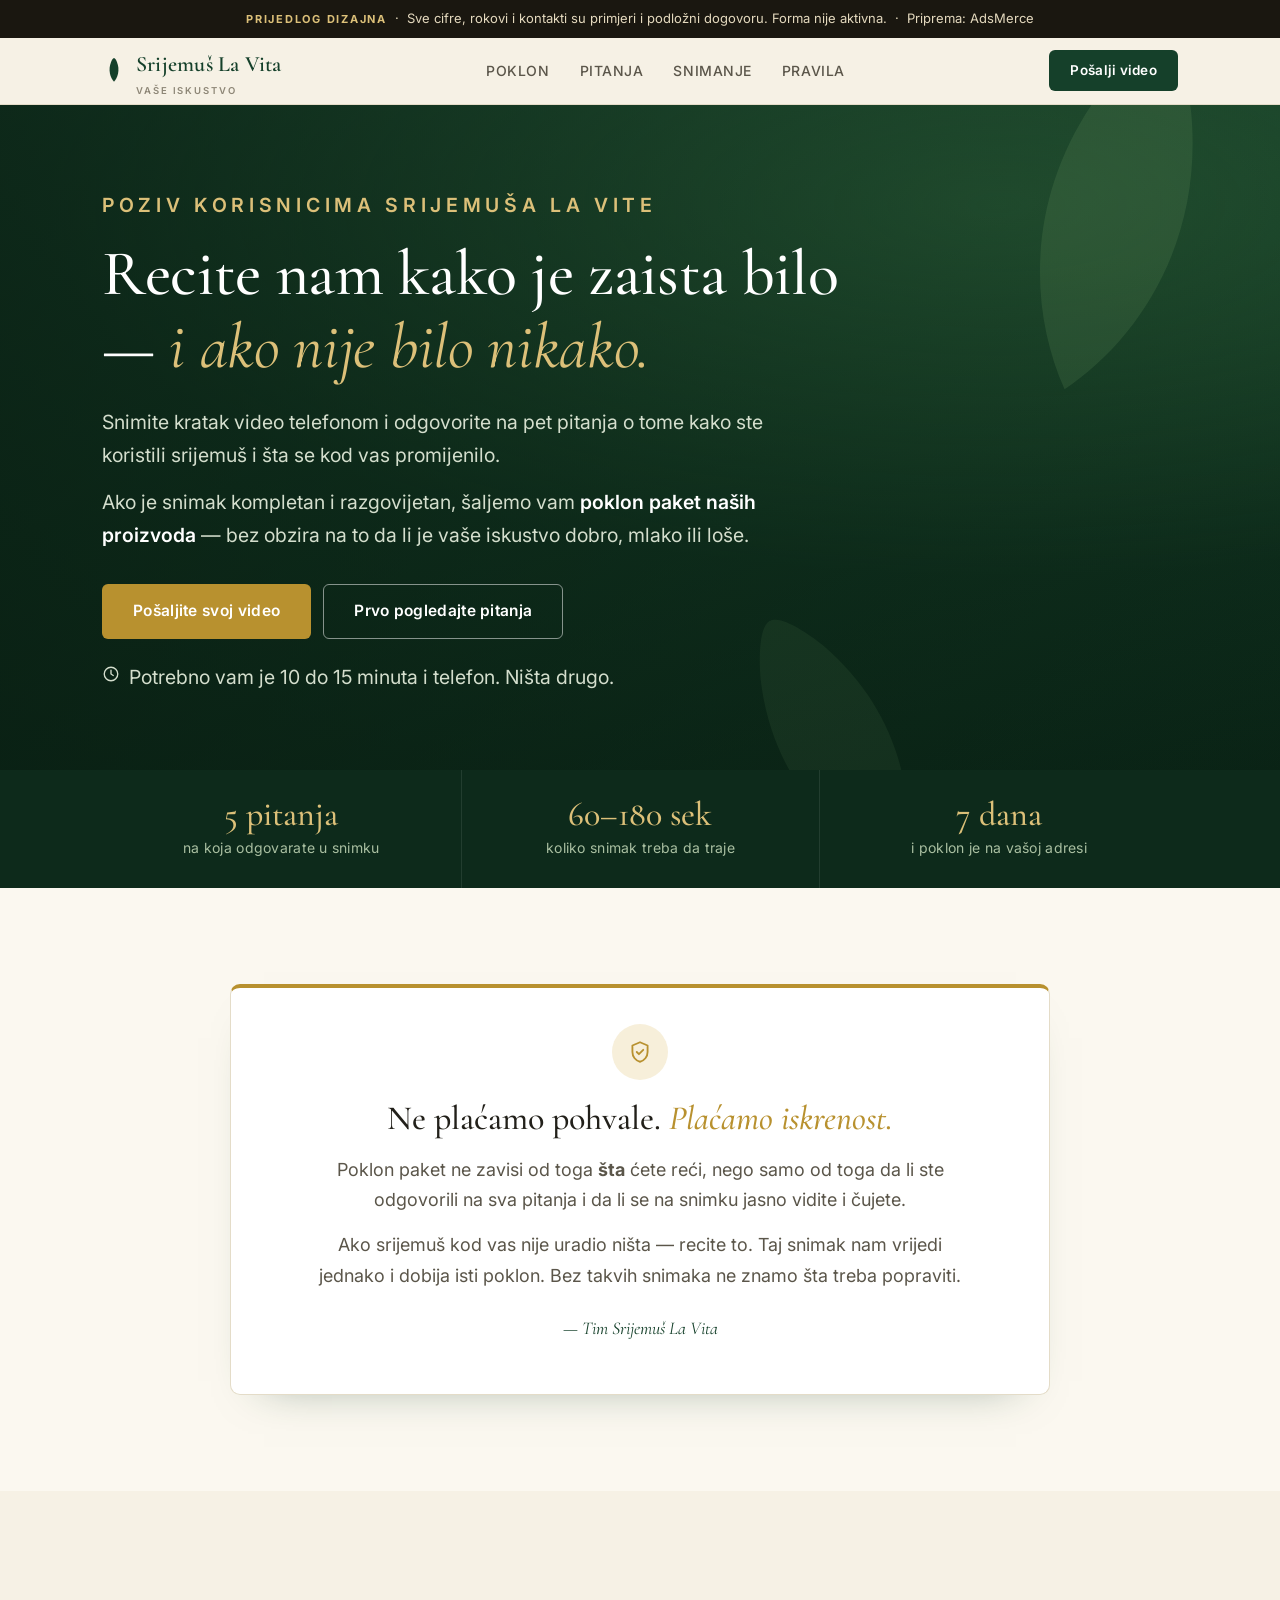
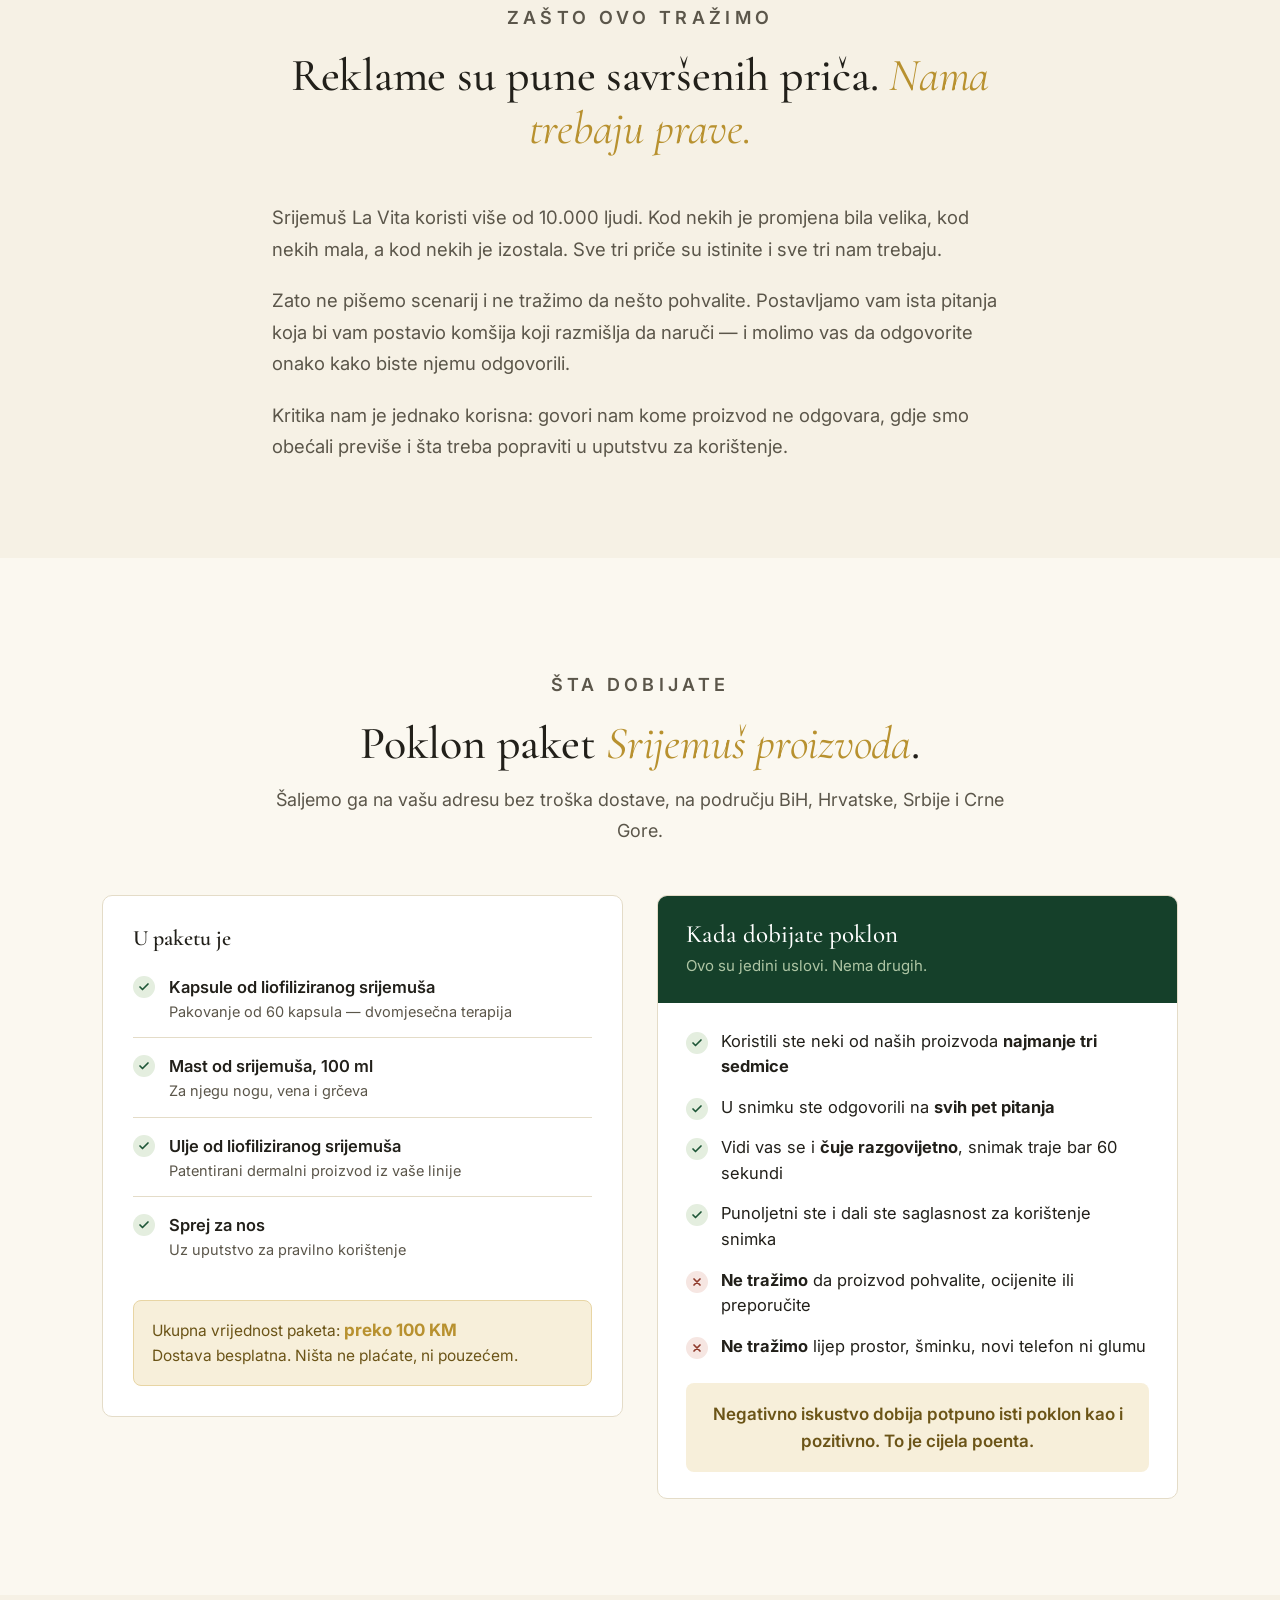
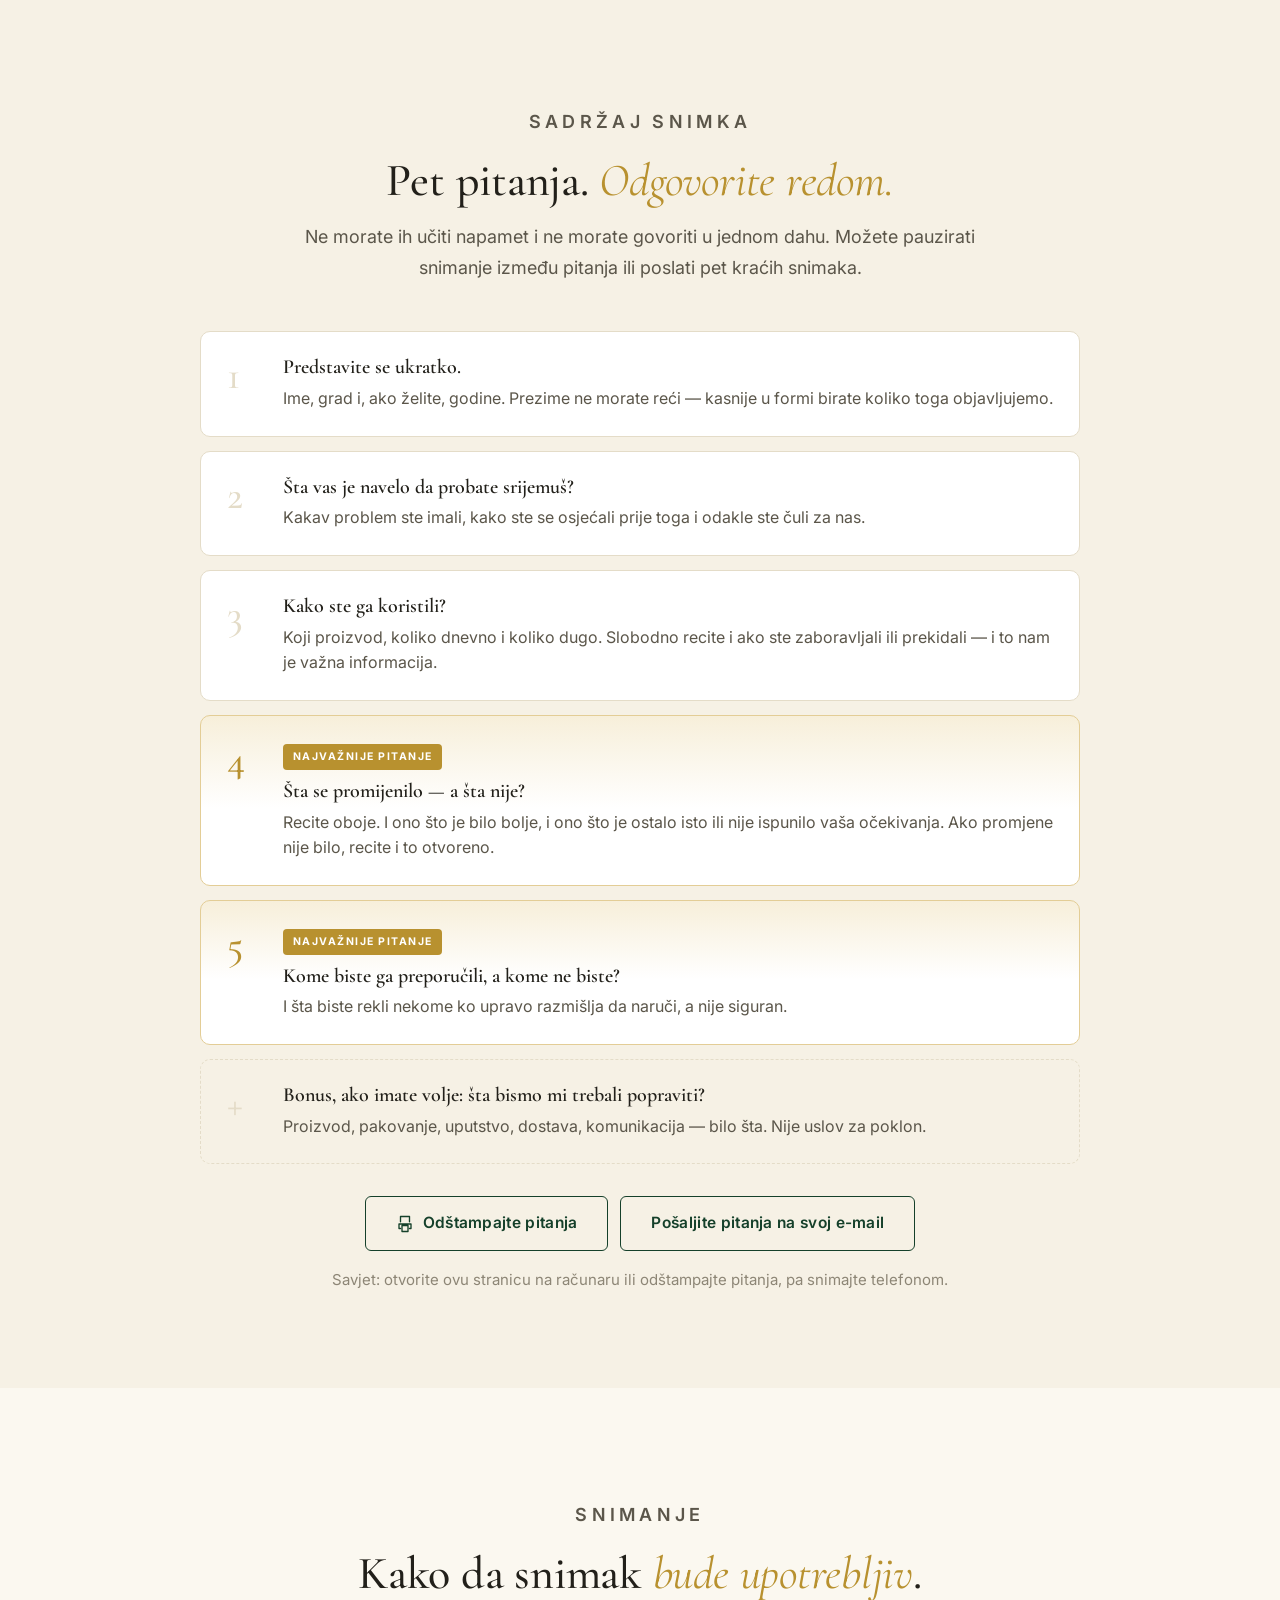
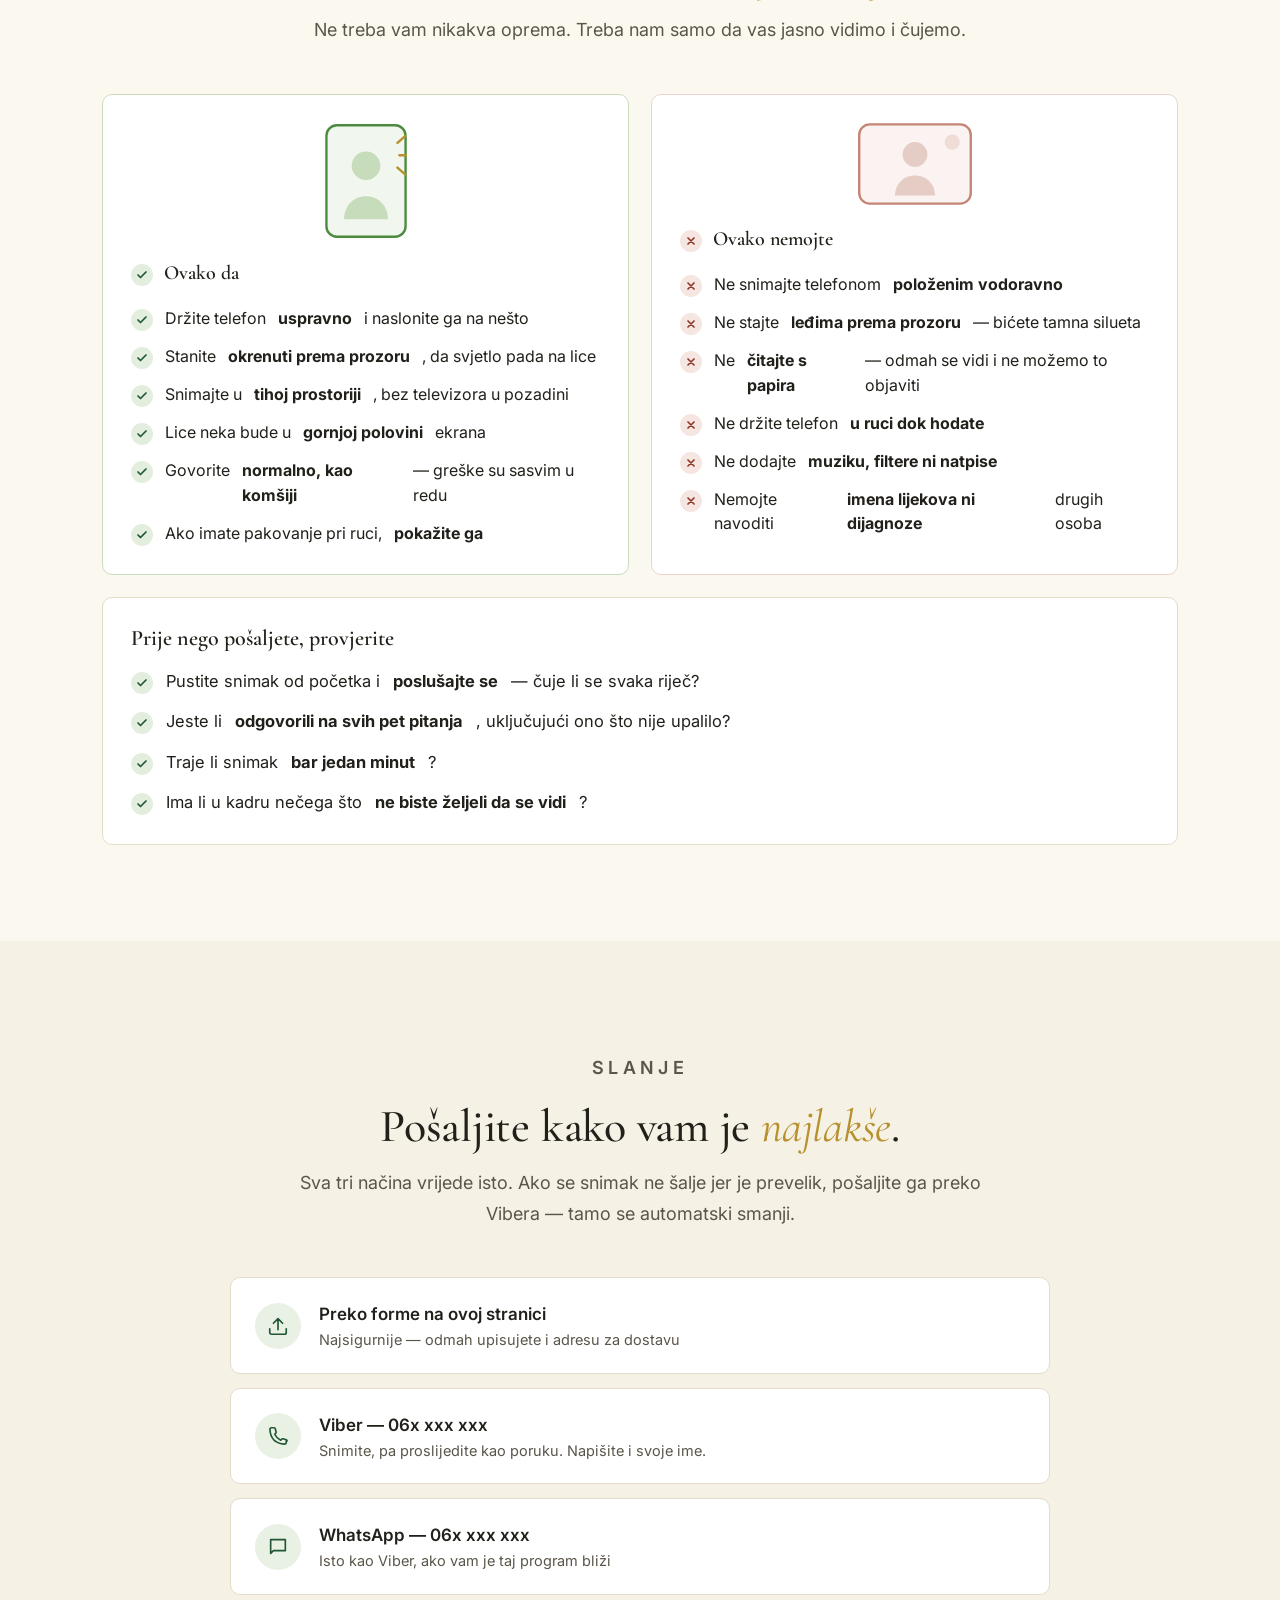
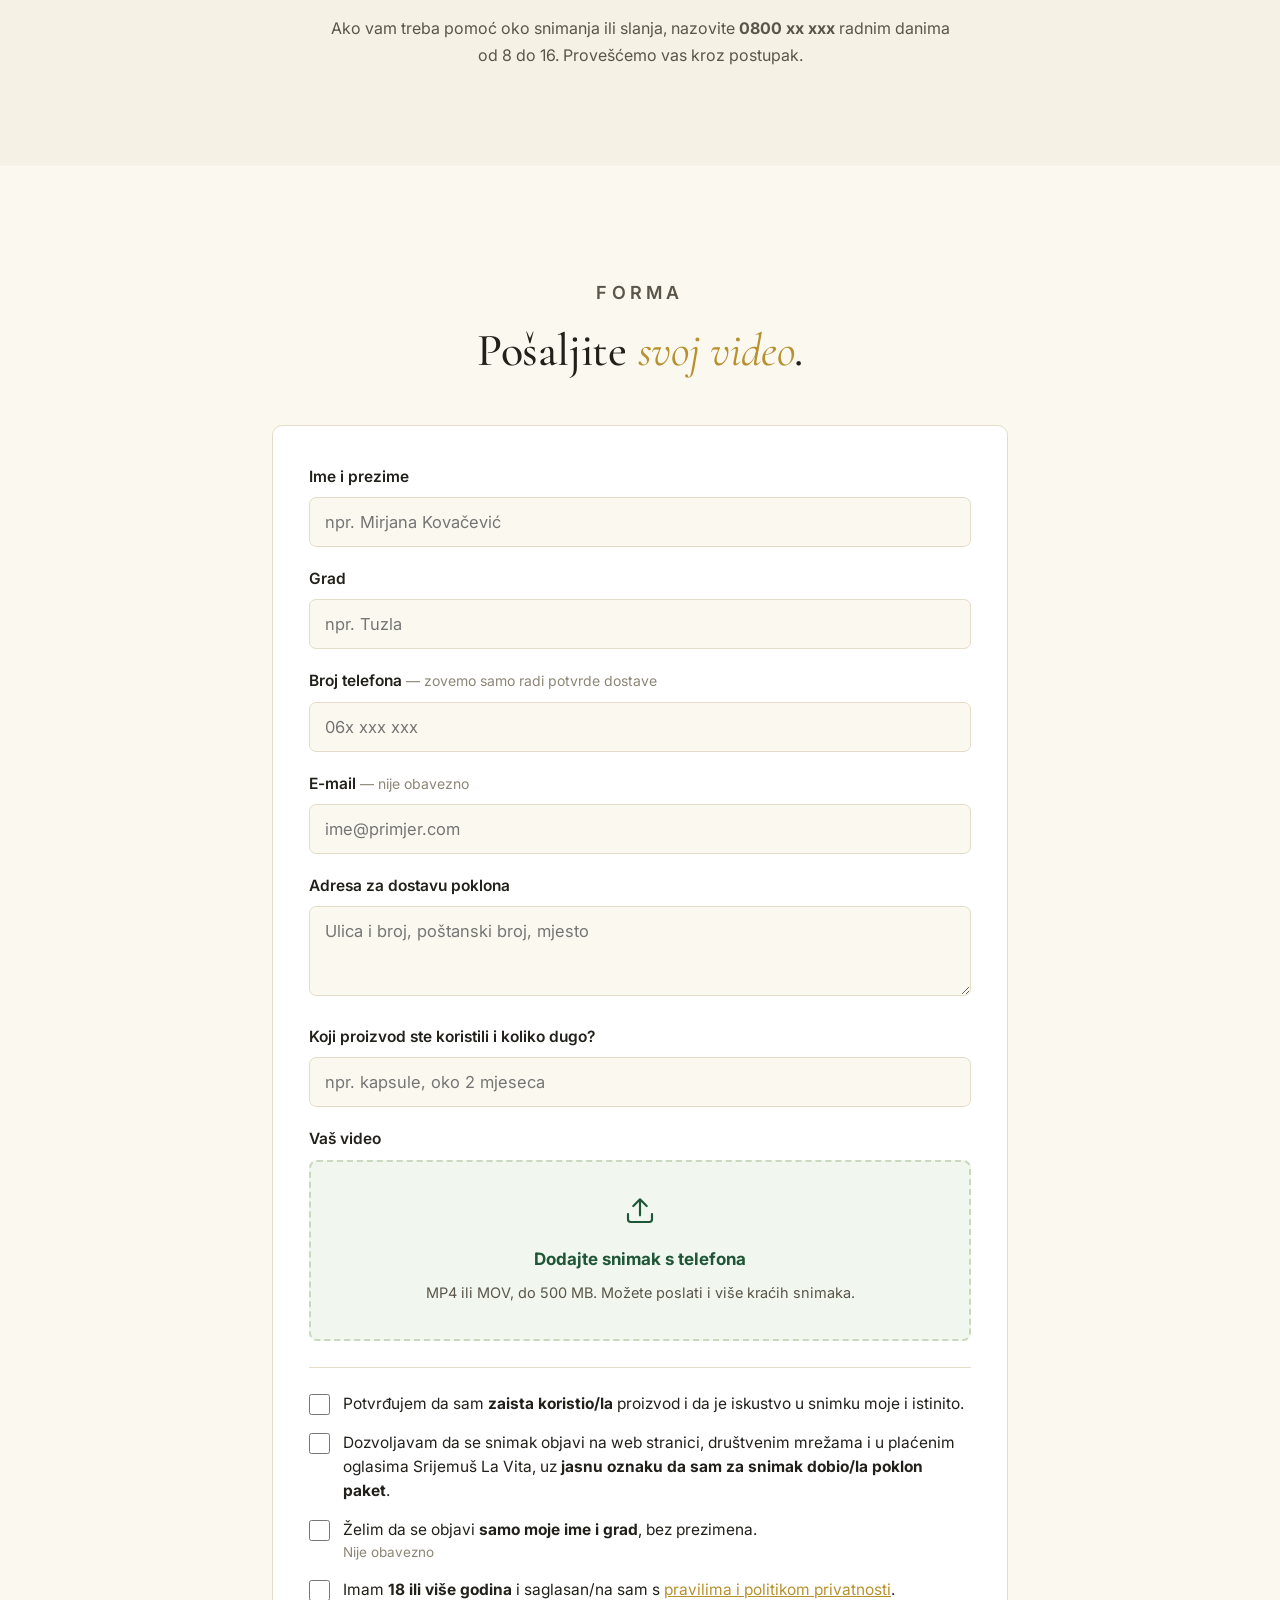
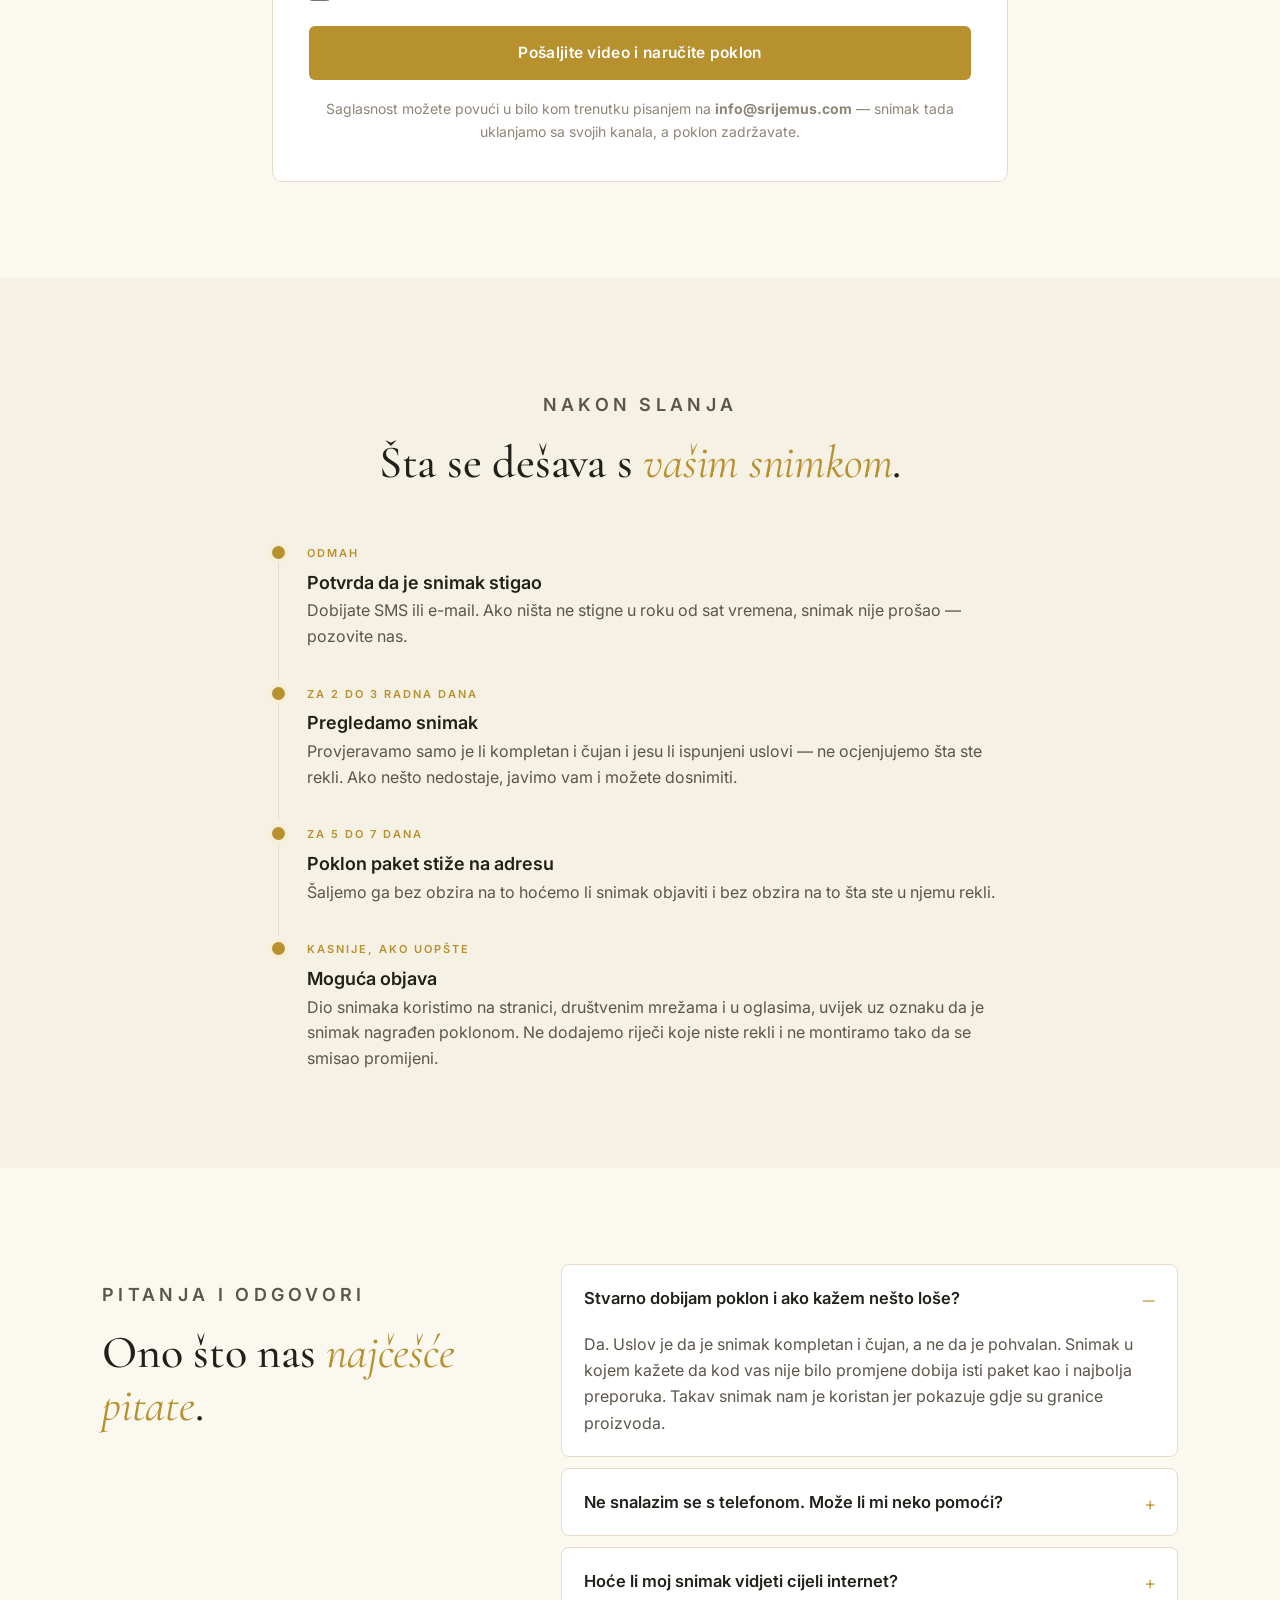
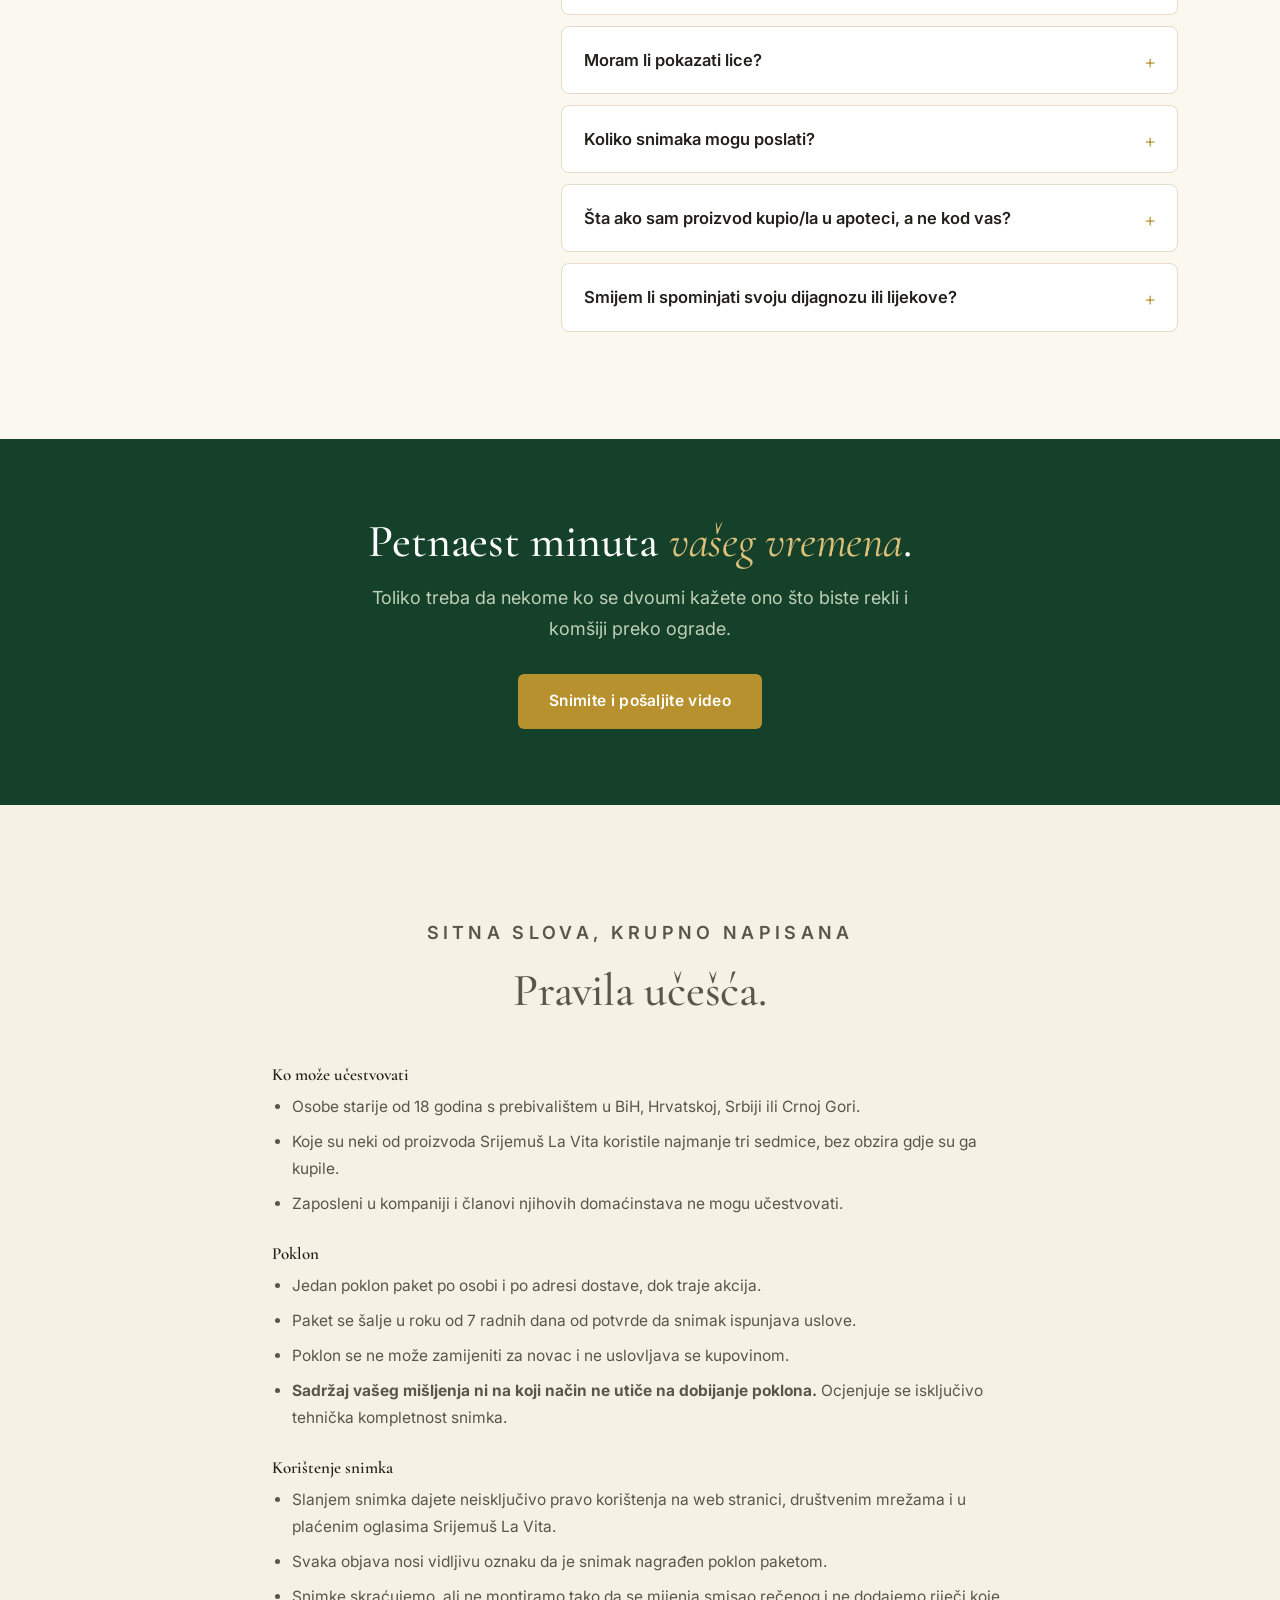
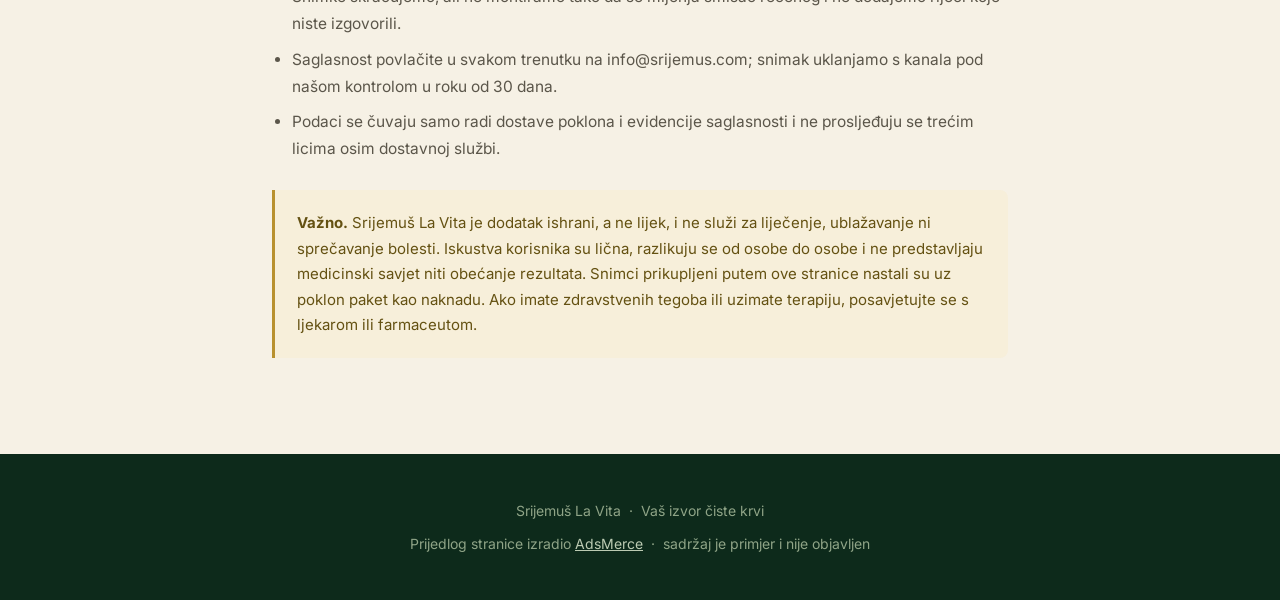
<file: mockups/srijemus-testimonials/index.html>
<!DOCTYPE html>
<html lang="bs">
<head>
<meta charset="UTF-8">
<meta name="viewport" content="width=device-width, initial-scale=1.0">
<meta name="robots" content="noindex, nofollow">
<title>Prijedlog: stranica za prikupljanje video iskustava · Srijemuš La Vita</title>
<link rel="preconnect" href="https://fonts.googleapis.com">
<link rel="preconnect" href="https://fonts.gstatic.com" crossorigin>
<link href="https://fonts.googleapis.com/css2?family=Cormorant+Garamond:ital,wght@0,400;0,500;0,600;1,400;1,500&family=Inter:wght@400;500;600;700&display=swap" rel="stylesheet">
<style>
:root{
  --forest:#15402A;
  --forest-2:#0D2A1B;
  --forest-3:#1E5637;
  --gold:#B8912F;
  --gold-lt:#DCC079;
  --gold-tint:#F7EFDA;
  --cream:#F6F1E5;
  --cream-2:#FBF8F0;
  --card:#FFFFFF;
  --ink:#22201A;
  --ink-soft:#5B564A;
  --ink-faint:#8D8676;
  --line:#E4DCC8;
  --rust:#8F3A2C;
  --r:10px;
  --serif:"Cormorant Garamond","EB Garamond",Georgia,"Times New Roman",serif;
  --sans:"Inter",-apple-system,BlinkMacSystemFont,"Segoe UI",Roboto,Arial,sans-serif;
}
*{margin:0;padding:0;box-sizing:border-box}
html{scroll-behavior:smooth;scroll-padding-top:76px}
body{
  font-family:var(--sans);
  font-size:17px;
  line-height:1.7;
  color:var(--ink);
  background:var(--cream);
  -webkit-font-smoothing:antialiased;
}
img,svg{max-width:100%}
a{color:inherit}

.wrap{max-width:1120px;margin:0 auto;padding:0 22px}
.narrow{max-width:780px;margin:0 auto}

h1,h2,h3{font-family:var(--serif);font-weight:500;line-height:1.14;letter-spacing:-.005em}
h1{font-size:clamp(38px,6.6vw,64px)}
h2{font-size:clamp(30px,4.8vw,46px)}
h3{font-size:22px;font-weight:600;letter-spacing:0}
h1 em,h2 em{font-style:italic;color:var(--gold);font-weight:400}

section{padding:76px 0}
.sec-cream{background:var(--cream-2)}
.sec-dark{background:var(--forest);color:#EDE9DC}
.sec-dark h2,.sec-dark h3{color:#fff}
.sec-dark h2 em{color:var(--gold-lt)}

.eyebrow{
  font-family:var(--sans);font-size:11.5px;font-weight:600;letter-spacing:.24em;
  text-transform:uppercase;color:var(--gold);margin-bottom:16px;
}
.sec-dark .eyebrow{color:var(--gold-lt)}
.sec-head{text-align:center;max-width:730px;margin:0 auto 48px}
.sec-head p{color:var(--ink-soft);margin-top:16px;font-size:18px}
.sec-dark .sec-head p{color:#C2CFBA}
.sec-head.left{text-align:left;margin-left:0}
.lead{font-size:19.5px;color:var(--ink-soft);max-width:58ch}

/* ---------- mockup banner ---------- */
.mockbar{
  background:#1A1710;color:#E4D9BE;font-size:13px;line-height:1.5;
  padding:9px 20px;text-align:center;
}
.mockbar b{color:var(--gold-lt);letter-spacing:.16em;text-transform:uppercase;font-size:11px}

/* ---------- nav ---------- */
.nav{
  position:sticky;top:0;z-index:60;background:rgba(246,241,229,.95);
  backdrop-filter:blur(10px);-webkit-backdrop-filter:blur(10px);
  border-bottom:1px solid var(--line);
}
.nav-in{display:flex;align-items:center;justify-content:space-between;height:66px;gap:16px}
.brand{display:flex;align-items:center;gap:10px;font-family:var(--serif);font-size:22px;font-weight:600;color:var(--forest);letter-spacing:.01em}
.brand small{display:block;font-family:var(--sans);font-size:9.5px;font-weight:600;letter-spacing:.2em;text-transform:uppercase;color:var(--ink-faint);line-height:1;margin-top:3px}
.nav-links{display:none;gap:30px;font-size:14px;font-weight:500;letter-spacing:.04em;color:var(--ink-soft);text-transform:uppercase}
.nav-links a{text-decoration:none}
.nav-links a:hover{color:var(--gold)}

/* ---------- buttons ---------- */
.btn{
  display:inline-flex;align-items:center;justify-content:center;gap:9px;
  padding:17px 30px;border-radius:6px;font-family:var(--sans);
  font-size:15.5px;font-weight:600;line-height:1.2;text-decoration:none;letter-spacing:.02em;
  border:1.5px solid transparent;cursor:pointer;text-align:center;
  transition:background .2s,border-color .2s,color .2s,transform .12s;
}
.btn:active{transform:scale(.985)}
.btn-primary{background:var(--forest);color:#fff}
.btn-primary:hover{background:var(--forest-2)}
.btn-gold{background:var(--gold);color:#fff}
.btn-gold:hover{background:#9E7B23}
.btn-ghost{border-color:var(--forest);color:var(--forest);background:transparent}
.btn-ghost:hover{background:var(--forest);color:#fff}
.btn-outline-lt{border-color:rgba(255,255,255,.5);color:#fff;background:transparent}
.btn-outline-lt:hover{background:#fff;color:var(--forest)}
.btn-sm{padding:11px 20px;font-size:13.5px}
.btn-block{display:flex;width:100%}
.btn-row{display:flex;flex-direction:column;gap:12px;margin-top:32px}

/* ---------- hero ---------- */
.hero{
  position:relative;overflow:hidden;color:#fff;
  padding:84px 0 76px;
  background:
    radial-gradient(120% 90% at 78% 15%, rgba(60,120,70,.42) 0%, rgba(13,42,27,0) 62%),
    linear-gradient(168deg,#1C4A30 0%,#123722 46%,#0A2416 100%);
}
.hero::after{
  content:"";position:absolute;inset:0;
  background:linear-gradient(90deg,rgba(8,28,17,.72) 0%,rgba(8,28,17,.34) 55%,rgba(8,28,17,.1) 100%);
}
.hero-in{position:relative;z-index:3;max-width:740px}
.hero .eyebrow{color:var(--gold-lt)}
.hero h1{color:#fff;margin-bottom:22px}
.hero h1 em{color:var(--gold-lt)}
.hero p{color:#D4DECD;font-size:19.5px;max-width:56ch}
.hero p+p{margin-top:14px}
.hero strong{color:#fff;font-weight:600}
.hero-note{margin-top:22px;font-size:15px;color:#A8BCA0;display:flex;align-items:flex-start;gap:9px}
.leafdeco{position:absolute;pointer-events:none;color:#8FBF7A;opacity:.13;z-index:1}
.leafdeco.a{top:-70px;right:2%;width:280px;transform:rotate(16deg)}
.leafdeco.b{bottom:-120px;right:26%;width:220px;transform:rotate(-28deg);opacity:.08}

/* ---------- fact strip ---------- */
.facts{background:var(--forest-2);color:#E7EEE1;padding:0}
.facts-in{display:grid;grid-template-columns:1fr;gap:0}
.fact{padding:26px 10px;text-align:center;border-top:1px solid rgba(255,255,255,.09)}
.fact:first-child{border-top:0}
.fact b{display:block;font-family:var(--serif);font-size:34px;font-weight:500;color:var(--gold-lt);line-height:1.1}
.fact span{font-size:14px;color:#A9BFA1;letter-spacing:.02em}

/* ---------- pledge ---------- */
.pledge{
  background:var(--card);border:1px solid var(--line);border-top:4px solid var(--gold);
  border-radius:var(--r);padding:36px 32px;max-width:820px;margin:0 auto;text-align:center;
  box-shadow:0 20px 44px -34px rgba(21,64,42,.5);
}
.pledge .seal{
  width:56px;height:56px;margin:0 auto 20px;border-radius:50%;
  background:var(--gold-tint);color:var(--gold);display:grid;place-items:center;
}
.pledge h3{font-family:var(--serif);font-size:clamp(26px,3.6vw,34px);font-weight:500;margin-bottom:16px}
.pledge h3 em{font-style:italic;color:var(--gold)}
.pledge p{color:var(--ink-soft);font-size:18px;max-width:60ch;margin:0 auto 14px}
.pledge .sig{font-family:var(--serif);font-style:italic;font-size:18px;color:var(--forest);margin-top:22px}

/* ---------- cards ---------- */
.card{background:var(--card);border:1px solid var(--line);border-radius:var(--r);padding:28px}
.grid-2{display:grid;gap:22px}

/* gift */
.gift{display:grid;gap:26px;align-items:start}
.gift-box{background:var(--card);border:1px solid var(--line);border-radius:var(--r);padding:30px}
.gift-list{list-style:none;margin:22px 0 0}
.gift-list li{display:flex;gap:14px;align-items:flex-start;padding:14px 0;border-top:1px solid var(--line)}
.gift-list li:first-child{border-top:0;padding-top:0}
.gift-list b{display:block;font-weight:600;font-size:16.5px}
.gift-list em{display:block;font-style:normal;font-size:14.5px;color:var(--ink-soft);line-height:1.55}
.gift-val{
  margin-top:24px;background:var(--gold-tint);border:1px solid #E8D5A4;border-radius:8px;
  padding:16px 18px;font-size:15.5px;color:#6B5417;line-height:1.6;
}
.gift-val b{color:var(--gold);font-size:17px}

/* rules box */
.rulebox{border:1px solid var(--line);border-radius:var(--r);overflow:hidden;background:var(--card)}
.rulebox-h{background:var(--forest);color:#fff;padding:24px 28px}
.rulebox-h h3{color:#fff;font-family:var(--serif);font-size:25px;font-weight:500}
.rulebox-h p{color:#AEC5A4;font-size:15px;margin-top:5px}
.rulebox-b{padding:26px 28px}
.check{list-style:none;display:grid;gap:15px}
.check li{display:flex;gap:13px;align-items:flex-start;font-size:16.5px;line-height:1.55}
.ic{flex:0 0 22px;width:22px;height:22px;border-radius:50%;display:grid;place-items:center;margin-top:3px}
.ic-y{background:#E4EEDF;color:var(--forest-3)}
.ic-n{background:#F6E6E2;color:var(--rust)}
.rule-foot{
  margin-top:24px;padding:18px 20px;background:var(--gold-tint);border-radius:8px;
  font-size:17px;font-weight:600;color:#6B5417;line-height:1.55;text-align:center;
}

/* questions */
.q{display:grid;gap:14px;max-width:880px;margin:0 auto}
.q-item{
  background:var(--card);border:1px solid var(--line);border-radius:var(--r);
  padding:24px 26px;display:grid;grid-template-columns:auto 1fr;gap:20px;align-items:start;
}
.q-num{font-family:var(--serif);font-size:40px;font-weight:500;line-height:.95;color:var(--line);min-width:36px}
.q-item h3{margin-bottom:7px;font-size:20px}
.q-item p{font-size:16px;color:var(--ink-soft);line-height:1.6}
.q-item.key{border-color:#E3CD96;background:linear-gradient(180deg,var(--gold-tint) 0%,#fff 55%)}
.q-item.key .q-num{color:var(--gold)}
.q-tag{
  display:inline-block;background:var(--gold);color:#fff;font-size:10.5px;font-weight:700;
  letter-spacing:.14em;text-transform:uppercase;padding:4px 10px;border-radius:4px;margin-bottom:10px;
}
.q-item.bonus{border-style:dashed;background:transparent}

/* do / dont */
.dd{display:grid;gap:22px}
.dd-col{border-radius:var(--r);padding:28px;border:1px solid var(--line);background:var(--card)}
.dd-col.yes{border-color:#CADCC0}
.dd-col.no{border-color:#EBD3CD}
.dd-h{display:flex;align-items:center;gap:11px;margin-bottom:20px}
.dd-h h3{font-size:20px}
.dd-col ul{list-style:none;display:grid;gap:13px}
.dd-col li{display:flex;gap:12px;align-items:flex-start;font-size:16px;line-height:1.55}
.phone-fig{display:flex;justify-content:center;margin-bottom:22px}

/* send options */
.send{display:grid;gap:14px;max-width:820px;margin:0 auto}
.send-opt{
  display:flex;gap:18px;align-items:center;background:var(--card);border:1px solid var(--line);
  border-radius:var(--r);padding:22px 24px;text-decoration:none;transition:border-color .2s,transform .12s;
}
.send-opt:hover{border-color:var(--gold);transform:translateY(-1px)}
.send-ic{flex:0 0 46px;width:46px;height:46px;border-radius:50%;display:grid;place-items:center;background:#E9F0E4;color:var(--forest-3)}
.send-opt b{display:block;font-size:17px;font-weight:600}
.send-opt em{display:block;font-style:normal;font-size:14.5px;color:var(--ink-soft);line-height:1.5}

/* form */
.form-card{background:var(--card);border:1px solid var(--line);border-radius:var(--r);padding:30px 26px}
.field{margin-bottom:19px}
.field label{display:block;font-weight:600;font-size:15.5px;margin-bottom:7px}
.field .hint{font-weight:400;color:var(--ink-faint);font-size:14px}
.field input,.field textarea{
  width:100%;font-family:var(--sans);font-size:16.5px;padding:14px 15px;
  border:1px solid var(--line);border-radius:7px;background:var(--cream-2);color:var(--ink);
}
.field input:focus,.field textarea:focus{outline:2px solid var(--gold);outline-offset:1px;border-color:var(--gold)}
.drop{border:2px dashed #C9D8BF;background:#F1F6EE;border-radius:8px;padding:32px 20px;text-align:center;color:var(--forest-3)}
.drop b{display:block;font-size:17px;margin:10px 0 4px}
.drop span{font-size:14.5px;color:var(--ink-soft)}
.consents{display:grid;gap:15px;margin:26px 0 8px;padding-top:24px;border-top:1px solid var(--line)}
.cons{display:grid;grid-template-columns:auto 1fr;gap:13px;align-items:start;font-size:15.5px;line-height:1.55}
.cons input{width:21px;height:21px;margin-top:2px;accent-color:var(--forest)}
.cons .opt{color:var(--ink-faint);font-size:13.5px;display:block}
.form-foot{font-size:14px;color:var(--ink-faint);margin-top:18px;text-align:center;line-height:1.6}

/* timeline */
.tl{display:grid;margin-top:8px}
.tl-item{display:grid;grid-template-columns:auto 1fr;gap:22px;padding-bottom:28px;position:relative}
.tl-item:last-child{padding-bottom:0}
.tl-dot{width:13px;height:13px;border-radius:50%;background:var(--gold);margin-top:9px;box-shadow:0 0 0 4px var(--gold-tint);position:relative;z-index:2;flex:0 0 13px}
.tl-item:not(:last-child)::before{content:"";position:absolute;left:6px;top:24px;bottom:-2px;width:1px;background:var(--line)}
.tl-item b{display:block;font-size:18px;font-weight:600;margin-top:2px}
.tl-item p{color:var(--ink-soft);font-size:16px;line-height:1.6}
.tl-when{font-size:11px;font-weight:600;letter-spacing:.18em;text-transform:uppercase;color:var(--gold)}

/* faq — two column like the live site */
.faq-grid{display:grid;gap:32px;align-items:start}
.faq details{background:var(--card);border:1px solid var(--line);border-radius:8px;margin-bottom:11px;overflow:hidden}
.faq summary{padding:19px 22px;font-weight:600;font-size:16.5px;cursor:pointer;list-style:none;display:flex;justify-content:space-between;gap:16px;align-items:center}
.faq summary::-webkit-details-marker{display:none}
.faq summary::after{content:"+";font-family:var(--serif);font-size:26px;color:var(--gold);line-height:1}
.faq details[open] summary::after{content:"–"}
.faq details p{padding:0 22px 20px;color:var(--ink-soft);font-size:16px;line-height:1.65}

/* fine print */
.fine{font-size:15.5px;color:var(--ink-soft);line-height:1.75}
.fine h3{font-size:17px;margin:26px 0 9px;color:var(--ink)}
.fine ul{margin-left:20px;display:grid;gap:8px}
.disclaimer{margin-top:28px;background:var(--gold-tint);border-left:3px solid var(--gold);border-radius:0 8px 8px 0;padding:20px 22px;font-size:15px;color:#645112;line-height:1.7}

/* cta band */
.band{background:var(--forest);color:#fff;text-align:center;padding:76px 0;position:relative;overflow:hidden}
.band h2{color:#fff;margin-bottom:16px}
.band h2 em{color:var(--gold-lt)}
.band p{color:#BFD0B6;max-width:54ch;margin:0 auto 30px;font-size:18px}

footer{background:var(--forest-2);color:#8FA487;padding:44px 0;font-size:14px;text-align:center;line-height:1.8}
footer a{color:#BCCBB3}

@media (min-width:780px){
  .nav-links{display:flex}
  .grid-2{grid-template-columns:1fr 1fr}
  .dd{grid-template-columns:1fr 1fr}
  .facts-in{grid-template-columns:repeat(3,1fr)}
  .fact{border-top:0;border-left:1px solid rgba(255,255,255,.09)}
  .fact:first-child{border-left:0}
  .btn-row{flex-direction:row}
  .gift{grid-template-columns:1fr 1fr;gap:34px}
  .form-card{padding:38px 36px}
  .faq-grid{grid-template-columns:.8fr 1.2fr;gap:48px}
  .faq-grid .sec-head{text-align:left;margin:0}
  section{padding:96px 0}
}

@media print{
  body{background:#fff;font-size:13px}
  .nav,.mockbar,footer,.band{display:none!important}
  main>section{display:none!important}
  main>#pitanja{display:block!important;padding:0}
  .q-item{break-inside:avoid}
  .noprint{display:none!important}
}
</style>
</head>
<body>

<div class="mockbar">
  <b>Prijedlog dizajna</b> &nbsp;·&nbsp; Sve cifre, rokovi i kontakti su primjeri i podložni dogovoru. Forma nije aktivna. &nbsp;·&nbsp; Priprema: AdsMerce
</div>

<header class="nav">
  <div class="wrap nav-in">
    <div class="brand">
      <svg width="24" height="24" viewBox="0 0 200 260" fill="currentColor" aria-hidden="true">
        <path d="M100 258C58 208 34 128 68 42 84 6 95 0 100 0s16 6 32 42c34 86 10 166-32 216z"/>
      </svg>
      <div>Srijemuš La Vita<small>Vaše iskustvo</small></div>
    </div>
    <nav class="nav-links">
      <a href="#poklon">Poklon</a>
      <a href="#pitanja">Pitanja</a>
      <a href="#snimanje">Snimanje</a>
      <a href="#pravila">Pravila</a>
    </nav>
    <a href="#forma" class="btn btn-primary btn-sm">Pošalji video</a>
  </div>
</header>

<main>

  <!-- ============ HERO ============ -->
  <section class="hero" id="pocetak">
    <svg class="leafdeco a" viewBox="0 0 200 260" fill="currentColor" aria-hidden="true"><path d="M100 258C58 208 34 128 68 42 84 6 95 0 100 0s16 6 32 42c34 86 10 166-32 216z"/></svg>
    <svg class="leafdeco b" viewBox="0 0 200 260" fill="currentColor" aria-hidden="true"><path d="M100 258C58 208 34 128 68 42 84 6 95 0 100 0s16 6 32 42c34 86 10 166-32 216z"/></svg>
    <div class="wrap">
      <div class="hero-in">
        <p class="eyebrow">Poziv korisnicima Srijemuša La Vite</p>
        <h1>Recite nam kako je zaista bilo &mdash; <em>i ako nije bilo nikako.</em></h1>
        <p>Snimite kratak video telefonom i odgovorite na pet pitanja o tome kako ste koristili srijemuš i šta se kod vas promijenilo.</p>
        <p>Ako je snimak kompletan i razgovijetan, šaljemo vam <strong>poklon paket naših proizvoda</strong> &mdash; bez obzira na to da li je vaše iskustvo dobro, mlako ili loše.</p>
        <div class="btn-row">
          <a href="#forma" class="btn btn-gold">Pošaljite svoj video</a>
          <a href="#pitanja" class="btn btn-outline-lt">Prvo pogledajte pitanja</a>
        </div>
        <p class="hero-note">
          <svg width="18" height="18" viewBox="0 0 24 24" fill="none" stroke="currentColor" stroke-width="1.8" stroke-linecap="round" aria-hidden="true" style="flex:0 0 18px;margin-top:4px"><circle cx="12" cy="12" r="9"/><path d="M12 7v5l3 2"/></svg>
          Potrebno vam je 10 do 15 minuta i telefon. Ništa drugo.
        </p>
      </div>
    </div>
  </section>

  <!-- ============ FACTS ============ -->
  <section class="facts">
    <div class="wrap facts-in">
      <div class="fact"><b>5 pitanja</b><span>na koja odgovarate u snimku</span></div>
      <div class="fact"><b>60&ndash;180 sek</b><span>koliko snimak treba da traje</span></div>
      <div class="fact"><b>7 dana</b><span>i poklon je na vašoj adresi</span></div>
    </div>
  </section>

  <!-- ============ PLEDGE ============ -->
  <section class="sec-cream">
    <div class="wrap">
      <div class="pledge">
        <div class="seal" aria-hidden="true">
          <svg width="26" height="26" viewBox="0 0 24 24" fill="none" stroke="currentColor" stroke-width="1.7" stroke-linecap="round" stroke-linejoin="round"><path d="M12 3l7 3v6c0 4.4-3 8-7 9-4-1-7-4.6-7-9V6z"/><path d="M9 12l2 2 4-4"/></svg>
        </div>
        <h3>Ne plaćamo pohvale. <em>Plaćamo iskrenost.</em></h3>
        <p>Poklon paket ne zavisi od toga <strong>šta</strong> ćete reći, nego samo od toga da li ste odgovorili na sva pitanja i da li se na snimku jasno vidite i čujete.</p>
        <p>Ako srijemuš kod vas nije uradio ništa &mdash; recite to. Taj snimak nam vrijedi jednako i dobija isti poklon. Bez takvih snimaka ne znamo šta treba popraviti.</p>
        <p class="sig">&mdash; Tim Srijemuš La Vita</p>
      </div>
    </div>
  </section>

  <!-- ============ WHY ============ -->
  <section>
    <div class="wrap narrow">
      <div class="sec-head">
        <p class="eyebrow">Zašto ovo tražimo</p>
        <h2>Reklame su pune savršenih priča. <em>Nama trebaju prave.</em></h2>
      </div>
      <p style="font-size:18.5px;color:var(--ink-soft);margin-bottom:20px">Srijemuš La Vita koristi više od 10.000 ljudi. Kod nekih je promjena bila velika, kod nekih mala, a kod nekih je izostala. Sve tri priče su istinite i sve tri nam trebaju.</p>
      <p style="font-size:18.5px;color:var(--ink-soft);margin-bottom:20px">Zato ne pišemo scenarij i ne tražimo da nešto pohvalite. Postavljamo vam ista pitanja koja bi vam postavio komšija koji razmišlja da naruči &mdash; i molimo vas da odgovorite onako kako biste njemu odgovorili.</p>
      <p style="font-size:18.5px;color:var(--ink-soft)">Kritika nam je jednako korisna: govori nam kome proizvod ne odgovara, gdje smo obećali previše i šta treba popraviti u uputstvu za korištenje.</p>
    </div>
  </section>

  <!-- ============ GIFT ============ -->
  <section class="sec-cream" id="poklon">
    <div class="wrap">
      <div class="sec-head">
        <p class="eyebrow">Šta dobijate</p>
        <h2>Poklon paket <em>Srijemuš proizvoda</em>.</h2>
        <p>Šaljemo ga na vašu adresu bez troška dostave, na području BiH, Hrvatske, Srbije i Crne Gore.</p>
      </div>

      <div class="gift">
        <div class="gift-box">
          <h3>U paketu je</h3>
          <ul class="gift-list">
            <li>
              <span class="ic ic-y" aria-hidden="true"><svg width="12" height="12" viewBox="0 0 24 24" fill="none" stroke="currentColor" stroke-width="3.4" stroke-linecap="round" stroke-linejoin="round"><path d="M20 6L9 17l-5-5"/></svg></span>
              <span><b>Kapsule od liofiliziranog srijemuša</b><em>Pakovanje od 60 kapsula &mdash; dvomjesečna terapija</em></span>
            </li>
            <li>
              <span class="ic ic-y" aria-hidden="true"><svg width="12" height="12" viewBox="0 0 24 24" fill="none" stroke="currentColor" stroke-width="3.4" stroke-linecap="round" stroke-linejoin="round"><path d="M20 6L9 17l-5-5"/></svg></span>
              <span><b>Mast od srijemuša, 100 ml</b><em>Za njegu nogu, vena i grčeva</em></span>
            </li>
            <li>
              <span class="ic ic-y" aria-hidden="true"><svg width="12" height="12" viewBox="0 0 24 24" fill="none" stroke="currentColor" stroke-width="3.4" stroke-linecap="round" stroke-linejoin="round"><path d="M20 6L9 17l-5-5"/></svg></span>
              <span><b>Ulje od liofiliziranog srijemuša</b><em>Patentirani dermalni proizvod iz vaše linije</em></span>
            </li>
            <li>
              <span class="ic ic-y" aria-hidden="true"><svg width="12" height="12" viewBox="0 0 24 24" fill="none" stroke="currentColor" stroke-width="3.4" stroke-linecap="round" stroke-linejoin="round"><path d="M20 6L9 17l-5-5"/></svg></span>
              <span><b>Sprej za nos</b><em>Uz uputstvo za pravilno korištenje</em></span>
            </li>
          </ul>
          <p class="gift-val">Ukupna vrijednost paketa: <b>preko 100 KM</b><br>Dostava besplatna. Ništa ne plaćate, ni pouzećem.</p>
        </div>

        <div class="rulebox">
          <div class="rulebox-h">
            <h3>Kada dobijate poklon</h3>
            <p>Ovo su jedini uslovi. Nema drugih.</p>
          </div>
          <div class="rulebox-b">
            <ul class="check">
              <li>
                <span class="ic ic-y" aria-hidden="true"><svg width="12" height="12" viewBox="0 0 24 24" fill="none" stroke="currentColor" stroke-width="3.4" stroke-linecap="round" stroke-linejoin="round"><path d="M20 6L9 17l-5-5"/></svg></span>
                <span>Koristili ste neki od naših proizvoda <strong>najmanje tri sedmice</strong></span>
              </li>
              <li>
                <span class="ic ic-y" aria-hidden="true"><svg width="12" height="12" viewBox="0 0 24 24" fill="none" stroke="currentColor" stroke-width="3.4" stroke-linecap="round" stroke-linejoin="round"><path d="M20 6L9 17l-5-5"/></svg></span>
                <span>U snimku ste odgovorili na <strong>svih pet pitanja</strong></span>
              </li>
              <li>
                <span class="ic ic-y" aria-hidden="true"><svg width="12" height="12" viewBox="0 0 24 24" fill="none" stroke="currentColor" stroke-width="3.4" stroke-linecap="round" stroke-linejoin="round"><path d="M20 6L9 17l-5-5"/></svg></span>
                <span>Vidi vas se i <strong>čuje razgovijetno</strong>, snimak traje bar 60 sekundi</span>
              </li>
              <li>
                <span class="ic ic-y" aria-hidden="true"><svg width="12" height="12" viewBox="0 0 24 24" fill="none" stroke="currentColor" stroke-width="3.4" stroke-linecap="round" stroke-linejoin="round"><path d="M20 6L9 17l-5-5"/></svg></span>
                <span>Punoljetni ste i dali ste saglasnost za korištenje snimka</span>
              </li>
              <li>
                <span class="ic ic-n" aria-hidden="true"><svg width="12" height="12" viewBox="0 0 24 24" fill="none" stroke="currentColor" stroke-width="3.4" stroke-linecap="round"><path d="M18 6L6 18M6 6l12 12"/></svg></span>
                <span><strong>Ne tražimo</strong> da proizvod pohvalite, ocijenite ili preporučite</span>
              </li>
              <li>
                <span class="ic ic-n" aria-hidden="true"><svg width="12" height="12" viewBox="0 0 24 24" fill="none" stroke="currentColor" stroke-width="3.4" stroke-linecap="round"><path d="M18 6L6 18M6 6l12 12"/></svg></span>
                <span><strong>Ne tražimo</strong> lijep prostor, šminku, novi telefon ni glumu</span>
              </li>
            </ul>
            <p class="rule-foot">Negativno iskustvo dobija potpuno isti poklon kao i pozitivno. To je cijela poenta.</p>
          </div>
        </div>
      </div>
    </div>
  </section>

  <!-- ============ QUESTIONS ============ -->
  <section id="pitanja">
    <div class="wrap">
      <div class="sec-head">
        <p class="eyebrow">Sadržaj snimka</p>
        <h2>Pet pitanja. <em>Odgovorite redom.</em></h2>
        <p>Ne morate ih učiti napamet i ne morate govoriti u jednom dahu. Možete pauzirati snimanje između pitanja ili poslati pet kraćih snimaka.</p>
      </div>

      <div class="q">
        <article class="q-item">
          <div class="q-num">1</div>
          <div>
            <h3>Predstavite se ukratko.</h3>
            <p>Ime, grad i, ako želite, godine. Prezime ne morate reći &mdash; kasnije u formi birate koliko toga objavljujemo.</p>
          </div>
        </article>

        <article class="q-item">
          <div class="q-num">2</div>
          <div>
            <h3>Šta vas je navelo da probate srijemuš?</h3>
            <p>Kakav problem ste imali, kako ste se osjećali prije toga i odakle ste čuli za nas.</p>
          </div>
        </article>

        <article class="q-item">
          <div class="q-num">3</div>
          <div>
            <h3>Kako ste ga koristili?</h3>
            <p>Koji proizvod, koliko dnevno i koliko dugo. Slobodno recite i ako ste zaboravljali ili prekidali &mdash; i to nam je važna informacija.</p>
          </div>
        </article>

        <article class="q-item key">
          <div class="q-num">4</div>
          <div>
            <span class="q-tag">Najvažnije pitanje</span>
            <h3>Šta se promijenilo &mdash; a šta nije?</h3>
            <p>Recite oboje. I ono što je bilo bolje, i ono što je ostalo isto ili nije ispunilo vaša očekivanja. Ako promjene nije bilo, recite i to otvoreno.</p>
          </div>
        </article>

        <article class="q-item key">
          <div class="q-num">5</div>
          <div>
            <span class="q-tag">Najvažnije pitanje</span>
            <h3>Kome biste ga preporučili, a kome ne biste?</h3>
            <p>I šta biste rekli nekome ko upravo razmišlja da naruči, a nije siguran.</p>
          </div>
        </article>

        <article class="q-item bonus">
          <div class="q-num">+</div>
          <div>
            <h3>Bonus, ako imate volje: šta bismo mi trebali popraviti?</h3>
            <p>Proizvod, pakovanje, uputstvo, dostava, komunikacija &mdash; bilo šta. Nije uslov za poklon.</p>
          </div>
        </article>
      </div>

      <div class="btn-row noprint" style="justify-content:center">
        <button class="btn btn-ghost" onclick="window.print()">
          <svg width="18" height="18" viewBox="0 0 24 24" fill="none" stroke="currentColor" stroke-width="1.8" stroke-linecap="round" stroke-linejoin="round" aria-hidden="true"><path d="M6 9V2h12v7M6 18H4v-6h16v6h-2M8 14h8v8H8z"/></svg>
          Odštampajte pitanja
        </button>
        <a href="#forma" class="btn btn-ghost">Pošaljite pitanja na svoj e-mail</a>
      </div>
      <p class="noprint" style="margin-top:16px;font-size:15px;color:var(--ink-faint);text-align:center">Savjet: otvorite ovu stranicu na računaru ili odštampajte pitanja, pa snimajte telefonom.</p>
    </div>
  </section>

  <!-- ============ HOW TO RECORD ============ -->
  <section class="sec-cream" id="snimanje">
    <div class="wrap">
      <div class="sec-head">
        <p class="eyebrow">Snimanje</p>
        <h2>Kako da snimak <em>bude upotrebljiv</em>.</h2>
        <p>Ne treba vam nikakva oprema. Treba nam samo da vas jasno vidimo i čujemo.</p>
      </div>

      <div class="dd">
        <div class="dd-col yes">
          <div class="phone-fig" aria-hidden="true">
            <svg width="82" height="116" viewBox="0 0 86 120" fill="none">
              <rect x="1.5" y="1.5" width="83" height="117" rx="11" fill="#F1F6EE" stroke="#4C8B3F" stroke-width="2.5"/>
              <circle cx="43" cy="44" r="15" fill="#C7DCBA"/>
              <path d="M20 100c0-14 10-24 23-24s23 10 23 24z" fill="#C7DCBA"/>
              <path d="M76 20l8-7M78 33h9M76 46l8 7" stroke="#B8912F" stroke-width="2.6" stroke-linecap="round"/>
            </svg>
          </div>
          <div class="dd-h">
            <span class="ic ic-y" aria-hidden="true"><svg width="12" height="12" viewBox="0 0 24 24" fill="none" stroke="currentColor" stroke-width="3.4" stroke-linecap="round" stroke-linejoin="round"><path d="M20 6L9 17l-5-5"/></svg></span>
            <h3>Ovako da</h3>
          </div>
          <ul>
            <li><span class="ic ic-y" aria-hidden="true"><svg width="12" height="12" viewBox="0 0 24 24" fill="none" stroke="currentColor" stroke-width="3.4" stroke-linecap="round" stroke-linejoin="round"><path d="M20 6L9 17l-5-5"/></svg></span> Držite telefon <strong>uspravno</strong> i naslonite ga na nešto</li>
            <li><span class="ic ic-y" aria-hidden="true"><svg width="12" height="12" viewBox="0 0 24 24" fill="none" stroke="currentColor" stroke-width="3.4" stroke-linecap="round" stroke-linejoin="round"><path d="M20 6L9 17l-5-5"/></svg></span> Stanite <strong>okrenuti prema prozoru</strong>, da svjetlo pada na lice</li>
            <li><span class="ic ic-y" aria-hidden="true"><svg width="12" height="12" viewBox="0 0 24 24" fill="none" stroke="currentColor" stroke-width="3.4" stroke-linecap="round" stroke-linejoin="round"><path d="M20 6L9 17l-5-5"/></svg></span> Snimajte u <strong>tihoj prostoriji</strong>, bez televizora u pozadini</li>
            <li><span class="ic ic-y" aria-hidden="true"><svg width="12" height="12" viewBox="0 0 24 24" fill="none" stroke="currentColor" stroke-width="3.4" stroke-linecap="round" stroke-linejoin="round"><path d="M20 6L9 17l-5-5"/></svg></span> Lice neka bude u <strong>gornjoj polovini</strong> ekrana</li>
            <li><span class="ic ic-y" aria-hidden="true"><svg width="12" height="12" viewBox="0 0 24 24" fill="none" stroke="currentColor" stroke-width="3.4" stroke-linecap="round" stroke-linejoin="round"><path d="M20 6L9 17l-5-5"/></svg></span> Govorite <strong>normalno, kao komšiji</strong> &mdash; greške su sasvim u redu</li>
            <li><span class="ic ic-y" aria-hidden="true"><svg width="12" height="12" viewBox="0 0 24 24" fill="none" stroke="currentColor" stroke-width="3.4" stroke-linecap="round" stroke-linejoin="round"><path d="M20 6L9 17l-5-5"/></svg></span> Ako imate pakovanje pri ruci, <strong>pokažite ga</strong></li>
          </ul>
        </div>

        <div class="dd-col no">
          <div class="phone-fig" aria-hidden="true">
            <svg width="116" height="82" viewBox="0 0 120 86" fill="none">
              <rect x="1.5" y="1.5" width="117" height="83" rx="11" fill="#FBF3F1" stroke="#C58575" stroke-width="2.5"/>
              <circle cx="60" cy="33" r="13" fill="#E5CCC5"/>
              <path d="M39 76c0-12 9-21 21-21s21 9 21 21z" fill="#E5CCC5"/>
              <circle cx="99" cy="20" r="8" fill="#EFDCD6"/>
            </svg>
          </div>
          <div class="dd-h">
            <span class="ic ic-n" aria-hidden="true"><svg width="12" height="12" viewBox="0 0 24 24" fill="none" stroke="currentColor" stroke-width="3.4" stroke-linecap="round"><path d="M18 6L6 18M6 6l12 12"/></svg></span>
            <h3>Ovako nemojte</h3>
          </div>
          <ul>
            <li><span class="ic ic-n" aria-hidden="true"><svg width="12" height="12" viewBox="0 0 24 24" fill="none" stroke="currentColor" stroke-width="3.4" stroke-linecap="round"><path d="M18 6L6 18M6 6l12 12"/></svg></span> Ne snimajte telefonom <strong>položenim vodoravno</strong></li>
            <li><span class="ic ic-n" aria-hidden="true"><svg width="12" height="12" viewBox="0 0 24 24" fill="none" stroke="currentColor" stroke-width="3.4" stroke-linecap="round"><path d="M18 6L6 18M6 6l12 12"/></svg></span> Ne stajte <strong>leđima prema prozoru</strong> &mdash; bićete tamna silueta</li>
            <li><span class="ic ic-n" aria-hidden="true"><svg width="12" height="12" viewBox="0 0 24 24" fill="none" stroke="currentColor" stroke-width="3.4" stroke-linecap="round"><path d="M18 6L6 18M6 6l12 12"/></svg></span> Ne <strong>čitajte s papira</strong> &mdash; odmah se vidi i ne možemo to objaviti</li>
            <li><span class="ic ic-n" aria-hidden="true"><svg width="12" height="12" viewBox="0 0 24 24" fill="none" stroke="currentColor" stroke-width="3.4" stroke-linecap="round"><path d="M18 6L6 18M6 6l12 12"/></svg></span> Ne držite telefon <strong>u ruci dok hodate</strong></li>
            <li><span class="ic ic-n" aria-hidden="true"><svg width="12" height="12" viewBox="0 0 24 24" fill="none" stroke="currentColor" stroke-width="3.4" stroke-linecap="round"><path d="M18 6L6 18M6 6l12 12"/></svg></span> Ne dodajte <strong>muziku, filtere ni natpise</strong></li>
            <li><span class="ic ic-n" aria-hidden="true"><svg width="12" height="12" viewBox="0 0 24 24" fill="none" stroke="currentColor" stroke-width="3.4" stroke-linecap="round"><path d="M18 6L6 18M6 6l12 12"/></svg></span> Nemojte navoditi <strong>imena lijekova ni dijagnoze</strong> drugih osoba</li>
          </ul>
        </div>
      </div>

      <div class="card" style="margin-top:22px">
        <h3 style="margin-bottom:18px">Prije nego pošaljete, provjerite</h3>
        <ul class="check">
          <li><span class="ic ic-y" aria-hidden="true"><svg width="12" height="12" viewBox="0 0 24 24" fill="none" stroke="currentColor" stroke-width="3.4" stroke-linecap="round" stroke-linejoin="round"><path d="M20 6L9 17l-5-5"/></svg></span> Pustite snimak od početka i <strong>poslušajte se</strong> &mdash; čuje li se svaka riječ?</li>
          <li><span class="ic ic-y" aria-hidden="true"><svg width="12" height="12" viewBox="0 0 24 24" fill="none" stroke="currentColor" stroke-width="3.4" stroke-linecap="round" stroke-linejoin="round"><path d="M20 6L9 17l-5-5"/></svg></span> Jeste li <strong>odgovorili na svih pet pitanja</strong>, uključujući ono što nije upalilo?</li>
          <li><span class="ic ic-y" aria-hidden="true"><svg width="12" height="12" viewBox="0 0 24 24" fill="none" stroke="currentColor" stroke-width="3.4" stroke-linecap="round" stroke-linejoin="round"><path d="M20 6L9 17l-5-5"/></svg></span> Traje li snimak <strong>bar jedan minut</strong>?</li>
          <li><span class="ic ic-y" aria-hidden="true"><svg width="12" height="12" viewBox="0 0 24 24" fill="none" stroke="currentColor" stroke-width="3.4" stroke-linecap="round" stroke-linejoin="round"><path d="M20 6L9 17l-5-5"/></svg></span> Ima li u kadru nečega što <strong>ne biste željeli da se vidi</strong>?</li>
        </ul>
      </div>
    </div>
  </section>

  <!-- ============ HOW TO SEND ============ -->
  <section id="slanje">
    <div class="wrap">
      <div class="sec-head">
        <p class="eyebrow">Slanje</p>
        <h2>Pošaljite kako vam je <em>najlakše</em>.</h2>
        <p>Sva tri načina vrijede isto. Ako se snimak ne šalje jer je prevelik, pošaljite ga preko Vibera &mdash; tamo se automatski smanji.</p>
      </div>

      <div class="send">
        <a class="send-opt" href="#forma">
          <span class="send-ic" aria-hidden="true"><svg width="22" height="22" viewBox="0 0 24 24" fill="none" stroke="currentColor" stroke-width="1.8" stroke-linecap="round" stroke-linejoin="round"><path d="M21 15v4a2 2 0 01-2 2H5a2 2 0 01-2-2v-4M7 9l5-5 5 5M12 4v12"/></svg></span>
          <span><b>Preko forme na ovoj stranici</b><em>Najsigurnije &mdash; odmah upisujete i adresu za dostavu</em></span>
        </a>
        <a class="send-opt" href="#forma">
          <span class="send-ic" aria-hidden="true"><svg width="22" height="22" viewBox="0 0 24 24" fill="none" stroke="currentColor" stroke-width="1.8" stroke-linecap="round" stroke-linejoin="round"><path d="M21 16.5v2.6c0 1-.9 1.8-1.9 1.7C9.3 20.2 3.8 14.7 3.2 4.9 3.1 3.9 3.9 3 4.9 3h2.6c.9 0 1.6.6 1.7 1.5.1 1 .4 2 .7 2.9.2.6 0 1.3-.5 1.7l-1 1a13.6 13.6 0 006.5 6.5l1-1c.4-.5 1.1-.7 1.7-.5.9.3 1.9.6 2.9.7.9.1 1.5.8 1.5 1.7z"/></svg></span>
          <span><b>Viber &mdash; 06x xxx xxx</b><em>Snimite, pa proslijedite kao poruku. Napišite i svoje ime.</em></span>
        </a>
        <a class="send-opt" href="#forma">
          <span class="send-ic" aria-hidden="true"><svg width="22" height="22" viewBox="0 0 24 24" fill="none" stroke="currentColor" stroke-width="1.8" stroke-linecap="round" stroke-linejoin="round"><path d="M4 4h16v12H7l-3 3z"/></svg></span>
          <span><b>WhatsApp &mdash; 06x xxx xxx</b><em>Isto kao Viber, ako vam je taj program bliži</em></span>
        </a>
      </div>
      <p style="margin-top:20px;font-size:16px;color:var(--ink-soft);text-align:center;max-width:640px;margin-left:auto;margin-right:auto">Ako vam treba pomoć oko snimanja ili slanja, nazovite <strong>0800 xx xxx</strong> radnim danima od 8 do 16. Provešćemo vas kroz postupak.</p>
    </div>
  </section>

  <!-- ============ FORM ============ -->
  <section class="sec-cream" id="forma">
    <div class="wrap narrow">
      <div class="sec-head">
        <p class="eyebrow">Forma</p>
        <h2>Pošaljite <em>svoj video</em>.</h2>
      </div>

      <form class="form-card" onsubmit="return false">
        <div class="field">
          <label for="f1">Ime i prezime</label>
          <input id="f1" type="text" placeholder="npr. Mirjana Kovačević">
        </div>
        <div class="field">
          <label for="f2">Grad</label>
          <input id="f2" type="text" placeholder="npr. Tuzla">
        </div>
        <div class="field">
          <label for="f3">Broj telefona <span class="hint">&mdash; zovemo samo radi potvrde dostave</span></label>
          <input id="f3" type="tel" placeholder="06x xxx xxx">
        </div>
        <div class="field">
          <label for="f4">E-mail <span class="hint">&mdash; nije obavezno</span></label>
          <input id="f4" type="email" placeholder="ime@primjer.com">
        </div>
        <div class="field">
          <label for="f5">Adresa za dostavu poklona</label>
          <textarea id="f5" rows="3" placeholder="Ulica i broj, poštanski broj, mjesto"></textarea>
        </div>
        <div class="field">
          <label for="f6">Koji proizvod ste koristili i koliko dugo?</label>
          <input id="f6" type="text" placeholder="npr. kapsule, oko 2 mjeseca">
        </div>

        <div class="field">
          <label>Vaš video</label>
          <div class="drop">
            <svg width="32" height="32" viewBox="0 0 24 24" fill="none" stroke="currentColor" stroke-width="1.6" stroke-linecap="round" stroke-linejoin="round" aria-hidden="true"><path d="M21 15v4a2 2 0 01-2 2H5a2 2 0 01-2-2v-4M7 9l5-5 5 5M12 4v12"/></svg>
            <b>Dodajte snimak s telefona</b>
            <span>MP4 ili MOV, do 500 MB. Možete poslati i više kraćih snimaka.</span>
          </div>
        </div>

        <div class="consents">
          <label class="cons">
            <input type="checkbox">
            <span>Potvrđujem da sam <strong>zaista koristio/la</strong> proizvod i da je iskustvo u snimku moje i istinito.</span>
          </label>
          <label class="cons">
            <input type="checkbox">
            <span>Dozvoljavam da se snimak objavi na web stranici, društvenim mrežama i u plaćenim oglasima Srijemuš La Vita, uz <strong>jasnu oznaku da sam za snimak dobio/la poklon paket</strong>.</span>
          </label>
          <label class="cons">
            <input type="checkbox">
            <span>Želim da se objavi <strong>samo moje ime i grad</strong>, bez prezimena.<span class="opt">Nije obavezno</span></span>
          </label>
          <label class="cons">
            <input type="checkbox">
            <span>Imam <strong>18 ili više godina</strong> i saglasan/na sam s <a href="#pravila" style="color:var(--gold)">pravilima i politikom privatnosti</a>.</span>
          </label>
        </div>

        <button class="btn btn-gold btn-block" style="margin-top:24px" type="submit">Pošaljite video i naručite poklon</button>
        <p class="form-foot">Saglasnost možete povući u bilo kom trenutku pisanjem na <strong>info@srijemus.com</strong> &mdash; snimak tada uklanjamo sa svojih kanala, a poklon zadržavate.</p>
      </form>
    </div>
  </section>

  <!-- ============ WHAT HAPPENS NEXT ============ -->
  <section>
    <div class="wrap narrow">
      <div class="sec-head">
        <p class="eyebrow">Nakon slanja</p>
        <h2>Šta se dešava s <em>vašim snimkom</em>.</h2>
      </div>

      <div class="tl">
        <div class="tl-item">
          <div class="tl-dot"></div>
          <div>
            <span class="tl-when">Odmah</span>
            <b>Potvrda da je snimak stigao</b>
            <p>Dobijate SMS ili e-mail. Ako ništa ne stigne u roku od sat vremena, snimak nije prošao &mdash; pozovite nas.</p>
          </div>
        </div>
        <div class="tl-item">
          <div class="tl-dot"></div>
          <div>
            <span class="tl-when">Za 2 do 3 radna dana</span>
            <b>Pregledamo snimak</b>
            <p>Provjeravamo samo je li kompletan i čujan i jesu li ispunjeni uslovi &mdash; ne ocjenjujemo šta ste rekli. Ako nešto nedostaje, javimo vam i možete dosnimiti.</p>
          </div>
        </div>
        <div class="tl-item">
          <div class="tl-dot"></div>
          <div>
            <span class="tl-when">Za 5 do 7 dana</span>
            <b>Poklon paket stiže na adresu</b>
            <p>Šaljemo ga bez obzira na to hoćemo li snimak objaviti i bez obzira na to šta ste u njemu rekli.</p>
          </div>
        </div>
        <div class="tl-item">
          <div class="tl-dot"></div>
          <div>
            <span class="tl-when">Kasnije, ako uopšte</span>
            <b>Moguća objava</b>
            <p>Dio snimaka koristimo na stranici, društvenim mrežama i u oglasima, uvijek uz oznaku da je snimak nagrađen poklonom. Ne dodajemo riječi koje niste rekli i ne montiramo tako da se smisao promijeni.</p>
          </div>
        </div>
      </div>
    </div>
  </section>

  <!-- ============ FAQ ============ -->
  <section class="sec-cream">
    <div class="wrap faq-grid">
      <div class="sec-head">
        <p class="eyebrow">Pitanja i odgovori</p>
        <h2>Ono što nas <em>najčešće pitate</em>.</h2>
      </div>

      <div class="faq">
        <details open>
          <summary>Stvarno dobijam poklon i ako kažem nešto loše?</summary>
          <p>Da. Uslov je da je snimak kompletan i čujan, a ne da je pohvalan. Snimak u kojem kažete da kod vas nije bilo promjene dobija isti paket kao i najbolja preporuka. Takav snimak nam je koristan jer pokazuje gdje su granice proizvoda.</p>
        </details>
        <details>
          <summary>Ne snalazim se s telefonom. Može li mi neko pomoći?</summary>
          <p>Može. Nazovite 0800 xx xxx i provešćemo vas korak po korak. Snimak može snimiti i neko od ukućana, važno je samo da vi govorite.</p>
        </details>
        <details>
          <summary>Hoće li moj snimak vidjeti cijeli internet?</summary>
          <p>Ne nužno. Objavljujemo samo dio snimaka. U formi birate i da li se objavljuje puno ime ili samo ime i grad. Saglasnost možete povući kad god poželite i snimak skidamo sa svojih kanala.</p>
        </details>
        <details>
          <summary>Moram li pokazati lice?</summary>
          <p>Za poklon paket da &mdash; snimci bez lica ne mogu se koristiti. Ako to ne želite, i dalje nam možete poslati pisano iskustvo ili nam ga ispričati telefonom, ali u tom slučaju nema poklona.</p>
        </details>
        <details>
          <summary>Koliko snimaka mogu poslati?</summary>
          <p>Jedan poklon paket po osobi i po adresi. Ako kasnije poželite dopuniti iskustvo, rado ćemo primiti novi snimak, ali novog paketa nema.</p>
        </details>
        <details>
          <summary>Šta ako sam proizvod kupio/la u apoteci, a ne kod vas?</summary>
          <p>Nema razlike. Važno je samo da ste ga koristili najmanje tri sedmice.</p>
        </details>
        <details>
          <summary>Smijem li spominjati svoju dijagnozu ili lijekove?</summary>
          <p>Možete govoriti o svom ličnom iskustvu, ali vas molimo da ne navodite imena lijekova i da ne govorite o zdravlju drugih ljudi. Srijemuš La Vita je dodatak ishrani, a ne lijek, pa snimke u kojima se tvrdi da nešto liječi ne možemo objaviti &mdash; poklon ipak dobijate.</p>
        </details>
      </div>
    </div>
  </section>

  <!-- ============ CTA BAND ============ -->
  <section class="band">
    <div class="wrap">
      <h2>Petnaest minuta <em>vašeg vremena</em>.</h2>
      <p>Toliko treba da nekome ko se dvoumi kažete ono što biste rekli i komšiji preko ograde.</p>
      <a href="#forma" class="btn btn-gold">Snimite i pošaljite video</a>
    </div>
  </section>

  <!-- ============ RULES ============ -->
  <section id="pravila">
    <div class="wrap narrow fine">
      <div class="sec-head">
        <p class="eyebrow">Sitna slova, krupno napisana</p>
        <h2>Pravila učešća.</h2>
      </div>

      <h3>Ko može učestvovati</h3>
      <ul>
        <li>Osobe starije od 18 godina s prebivalištem u BiH, Hrvatskoj, Srbiji ili Crnoj Gori.</li>
        <li>Koje su neki od proizvoda Srijemuš La Vita koristile najmanje tri sedmice, bez obzira gdje su ga kupile.</li>
        <li>Zaposleni u kompaniji i članovi njihovih domaćinstava ne mogu učestvovati.</li>
      </ul>

      <h3>Poklon</h3>
      <ul>
        <li>Jedan poklon paket po osobi i po adresi dostave, dok traje akcija.</li>
        <li>Paket se šalje u roku od 7 radnih dana od potvrde da snimak ispunjava uslove.</li>
        <li>Poklon se ne može zamijeniti za novac i ne uslovljava se kupovinom.</li>
        <li><strong>Sadržaj vašeg mišljenja ni na koji način ne utiče na dobijanje poklona.</strong> Ocjenjuje se isključivo tehnička kompletnost snimka.</li>
      </ul>

      <h3>Korištenje snimka</h3>
      <ul>
        <li>Slanjem snimka dajete neisključivo pravo korištenja na web stranici, društvenim mrežama i u plaćenim oglasima Srijemuš La Vita.</li>
        <li>Svaka objava nosi vidljivu oznaku da je snimak nagrađen poklon paketom.</li>
        <li>Snimke skraćujemo, ali ne montiramo tako da se mijenja smisao rečenog i ne dodajemo riječi koje niste izgovorili.</li>
        <li>Saglasnost povlačite u svakom trenutku na info@srijemus.com; snimak uklanjamo s kanala pod našom kontrolom u roku od 30 dana.</li>
        <li>Podaci se čuvaju samo radi dostave poklona i evidencije saglasnosti i ne prosljeđuju se trećim licima osim dostavnoj službi.</li>
      </ul>

      <div class="disclaimer">
        <strong>Važno.</strong> Srijemuš La Vita je dodatak ishrani, a ne lijek, i ne služi za liječenje, ublažavanje ni sprečavanje bolesti. Iskustva korisnika su lična, razlikuju se od osobe do osobe i ne predstavljaju medicinski savjet niti obećanje rezultata. Snimci prikupljeni putem ove stranice nastali su uz poklon paket kao naknadu. Ako imate zdravstvenih tegoba ili uzimate terapiju, posavjetujte se s ljekarom ili farmaceutom.
      </div>
    </div>
  </section>

</main>

<footer>
  <div class="wrap">
    <p>Srijemuš La Vita &nbsp;&middot;&nbsp; Vaš izvor čiste krvi</p>
    <p style="margin-top:8px">Prijedlog stranice izradio <a href="https://adsmerce.com">AdsMerce</a> &nbsp;&middot;&nbsp; sadržaj je primjer i nije objavljen</p>
  </div>
</footer>

</body>
</html>
</file>
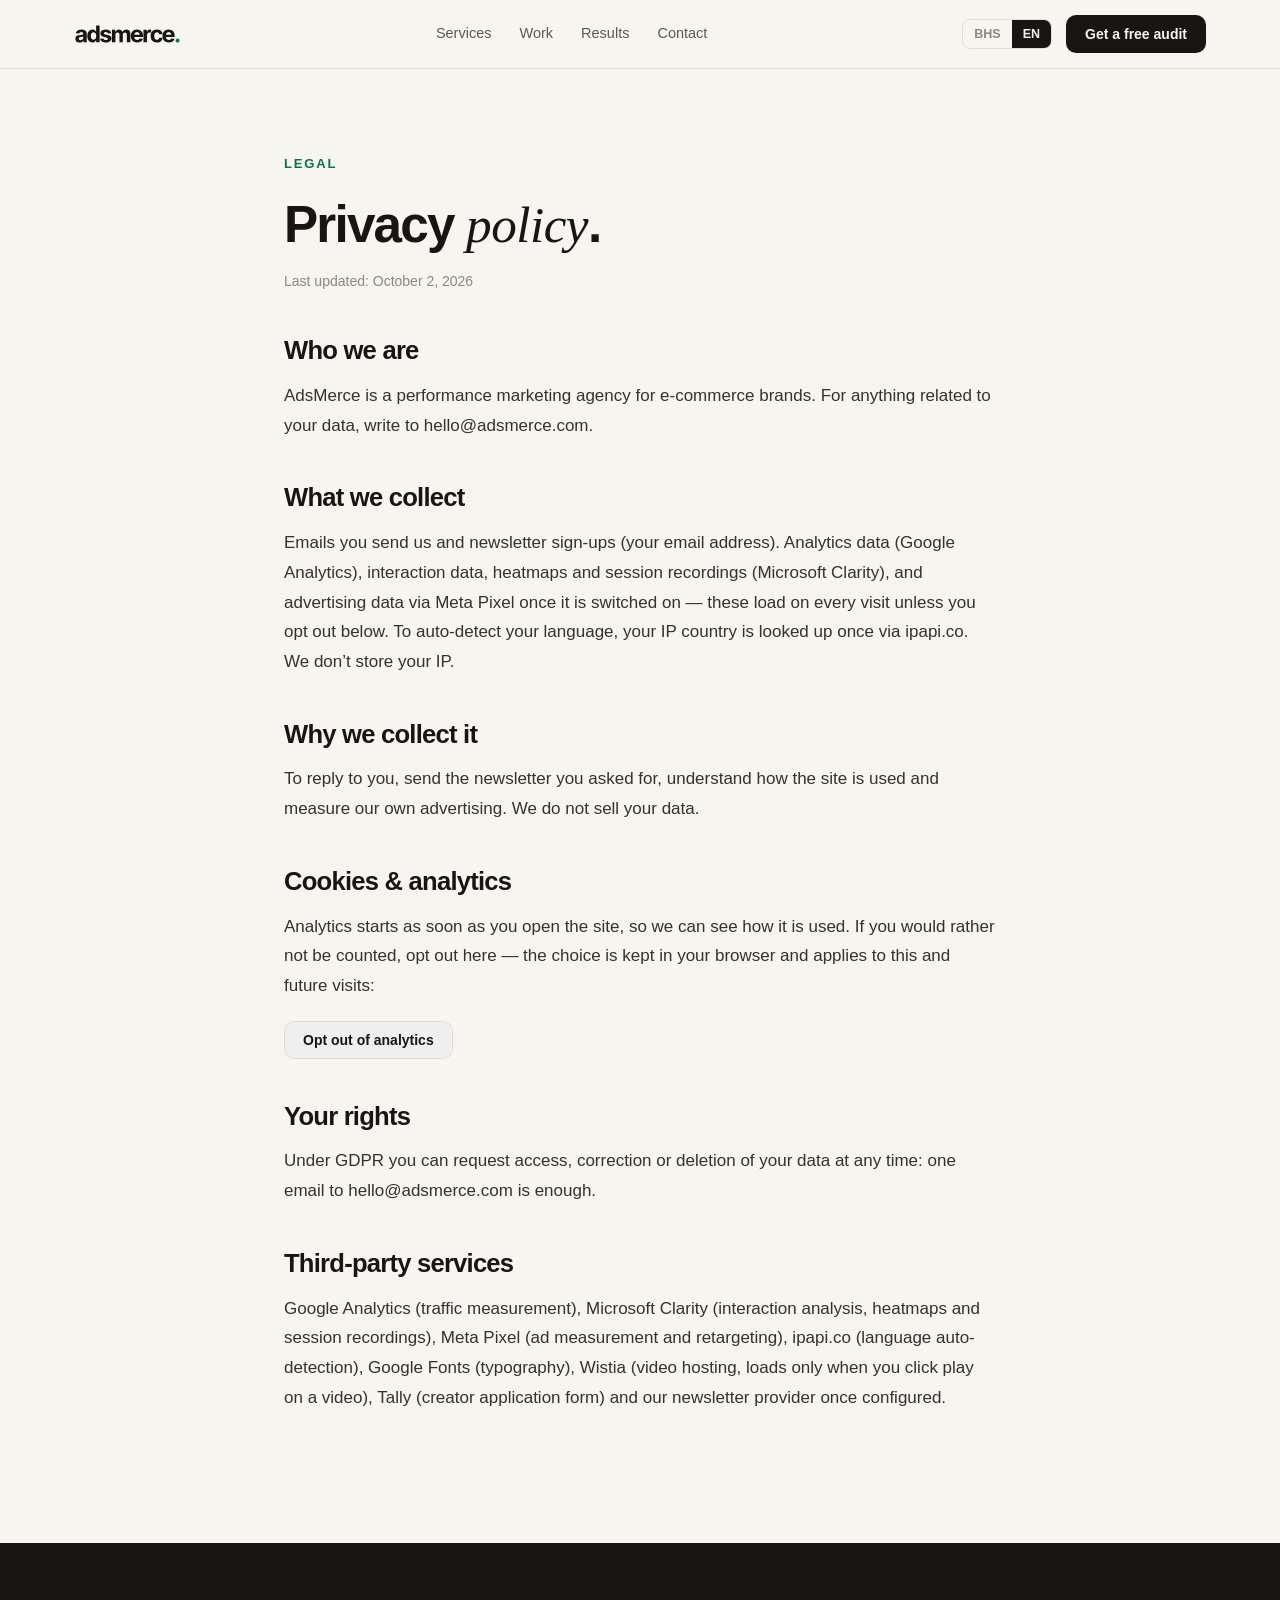
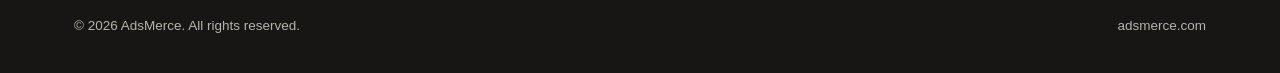
<file: privacy.html>
<!DOCTYPE html>
<html lang="bs">
<head>
<meta charset="UTF-8">
<meta name="viewport" content="width=device-width, initial-scale=1.0">
<!-- One policy shared by every page: a single list is far less likely to
     silently break than four drifting ones. Origins in use: Google Fonts,
     gtag.js, Wistia (video), Tally (UGC form), ipapi.co (language). Must stay
     above the first resource tag — anything before it is not covered.
     frame-ancestors cannot be set from a meta tag, so clickjacking defence
     would need a real HTTP header, which GitHub Pages cannot send. -->
<meta http-equiv="Content-Security-Policy" content="default-src 'self'; base-uri 'self'; object-src 'none'; form-action 'self'; frame-src https://fast.wistia.net https://tally.so; script-src 'self' https://*.clarity.ms https://www.googletagmanager.com https://connect.facebook.net https://tally.so; connect-src 'self' https://*.clarity.ms https://c.bing.com https://ipapi.co https://*.google-analytics.com https://*.analytics.google.com https://www.googletagmanager.com https://www.facebook.com; img-src 'self' data: https://*.clarity.ms https://c.bing.com https://*.google-analytics.com https://www.facebook.com; style-src 'self' https://fonts.googleapis.com; font-src 'self' https://fonts.gstatic.com; upgrade-insecure-requests">
<meta name="referrer" content="strict-origin-when-cross-origin">
<title>Politika privatnosti · AdsMerce</title>
<meta name="description" content="Kako AdsMerce postupa s tvojim podacima: šta prikupljamo, zašto, koje eksterne servise koristimo i koja su tvoja GDPR prava.">
<link rel="canonical" href="https://adsmerce.com/privacy.html">
<meta name="robots" content="noindex, follow">
<link rel="icon" type="image/svg+xml" href="assets/favicon.svg">
<link rel="icon" type="image/png" sizes="32x32" href="assets/favicon-32.png">
<link rel="apple-touch-icon" href="assets/apple-touch-icon.png">
<link rel="preconnect" href="https://fonts.googleapis.com">
<link rel="preconnect" href="https://fonts.gstatic.com" crossorigin>
<link href="https://fonts.googleapis.com/css2?family=Inter:wght@400;500;600&family=Inter+Tight:wght@600;700;800&family=Instrument+Serif:ital@1&display=swap" rel="stylesheet">
<link rel="stylesheet" href="css/style.css?v=7">
</head>
<body>
<a class="skip-link" href="#main" data-i18n="sk.skip">Preskoči na sadržaj</a>

<header class="nav" id="top">
  <div class="container nav-inner">
    <a href="index.html" class="nav-logo" aria-label="AdsMerce home">
      <img src="assets/logo.svg" alt="adsmerce." width="107" height="20">
    </a>
    <nav class="nav-links" aria-label="Main">
      <a href="index.html#services" data-i18n="nav.services">Usluge</a>
      <a href="index.html#work" data-i18n="nav.work">Kreative</a>
      <a href="index.html#results" data-i18n="nav.results">Rezultati</a>
      <a href="index.html#contact" data-i18n="nav.contact">Kontakt</a>
    </nav>
    <div class="nav-actions">
      <div class="lang-toggle" role="group" aria-label="Language">
        <button type="button" data-lang="bs" aria-pressed="true">BHS</button>
        <button type="button" data-lang="en" aria-pressed="false">EN</button>
      </div>
      <a href="index.html#contact" class="btn btn-primary btn-sm" data-i18n="nav.cta">Zatraži besplatan audit</a>
      <button type="button" class="nav-burger" aria-label="Menu" aria-expanded="false">
        <span></span><span></span>
      </button>
    </div>
  </div>
  <div class="nav-mobile" hidden>
    <a href="index.html#services" data-i18n="nav.services">Usluge</a>
    <a href="index.html#work" data-i18n="nav.work">Kreative</a>
    <a href="index.html#results" data-i18n="nav.results">Rezultati</a>
    <a href="index.html#contact" data-i18n="nav.contact">Kontakt</a>
  </div>
</header>

<main id="main">
  <article class="article">
    <p class="kicker"><span data-i18n="pv.kicker">Pravno</span></p>
    <h1 data-i18n-html="pv.title">Politika <em>privatnosti</em>.</h1>
    <p class="article-meta" data-i18n="pv.updated">Zadnja izmjena: 2. oktobar 2026.</p>

    <div class="prose">
      <h2 data-i18n="pv.1t">Ko smo mi</h2>
      <p data-i18n="pv.1d">AdsMerce je performance marketing agencija za e-commerce brendove. Za sve u vezi tvojih podataka piši na hello@adsmerce.com.</p>

      <h2 data-i18n="pv.2t">Šta prikupljamo</h2>
      <p data-i18n="pv.2d">Emailove koje nam pošalješ i prijave na newsletter (tvoja email adresa). Analitičke podatke (Google Analytics), podatke o interakcijama, toplotne mape i snimke sesija (Microsoft Clarity), a kad Meta Pixel bude uključen i podatke za oglašavanje — to se učitava pri svakoj posjeti, osim ako se ispod ne isključiš. Za automatsko prepoznavanje jezika, država tvoje IP adrese se jednom provjerava preko ipapi.co. Tvoju IP adresu ne čuvamo.</p>

      <h2 data-i18n="pv.3t">Zašto prikupljamo</h2>
      <p data-i18n="pv.3d">Da ti odgovorimo, pošaljemo newsletter koji si tražio/la, razumijemo kako se sajt koristi i mjerimo vlastito oglašavanje. Tvoje podatke ne prodajemo.</p>

      <h2 id="cookies" data-i18n="pv.4t">Kolačići i analitika</h2>
      <p data-i18n="pv.4d">Analitika se pokreće odmah kad otvoriš sajt, kako bismo vidjeli kako se koristi. Ako ne želiš da te brojimo, isključi je ovdje — izbor se čuva u tvom pregledniku i važi za ovu i buduće posjete:</p>
      <p><button type="button" class="btn btn-ghost btn-sm" id="optOut" data-i18n="pv.4btn">Isključi analitiku</button></p>

      <h2 data-i18n="pv.5t">Tvoja prava</h2>
      <p data-i18n="pv.5d">Po GDPR-u u svakom trenutku možeš zatražiti uvid, ispravku ili brisanje svojih podataka: dovoljan je jedan email na hello@adsmerce.com.</p>

      <h2 data-i18n="pv.6t">Servisi trećih strana</h2>
      <p data-i18n="pv.6d">Google Analytics (mjerenje posjeta), Microsoft Clarity (analiza interakcija, toplotne mape i snimci sesija), Meta Pixel (mjerenje oglasa i retargeting), ipapi.co (automatsko prepoznavanje jezika), Google Fonts (tipografija), Wistia (hosting videa, učitava se tek kad klikneš play na video), Tally (forma za prijavu kreatora) i newsletter servis kad bude podešen.</p>
    </div>
  </article>
</main>

<footer class="footer">
  <div class="container">
    <div class="footer-bottom is-flush-top">
      <span>© 2026 AdsMerce. <span data-i18n="ft.rights">Sva prava zadržana.</span></span>
      <a href="index.html">adsmerce.com</a>
    </div>
  </div>
</footer>

<script src="js/main.js?v=8"></script>
</body>
</html>
</file>
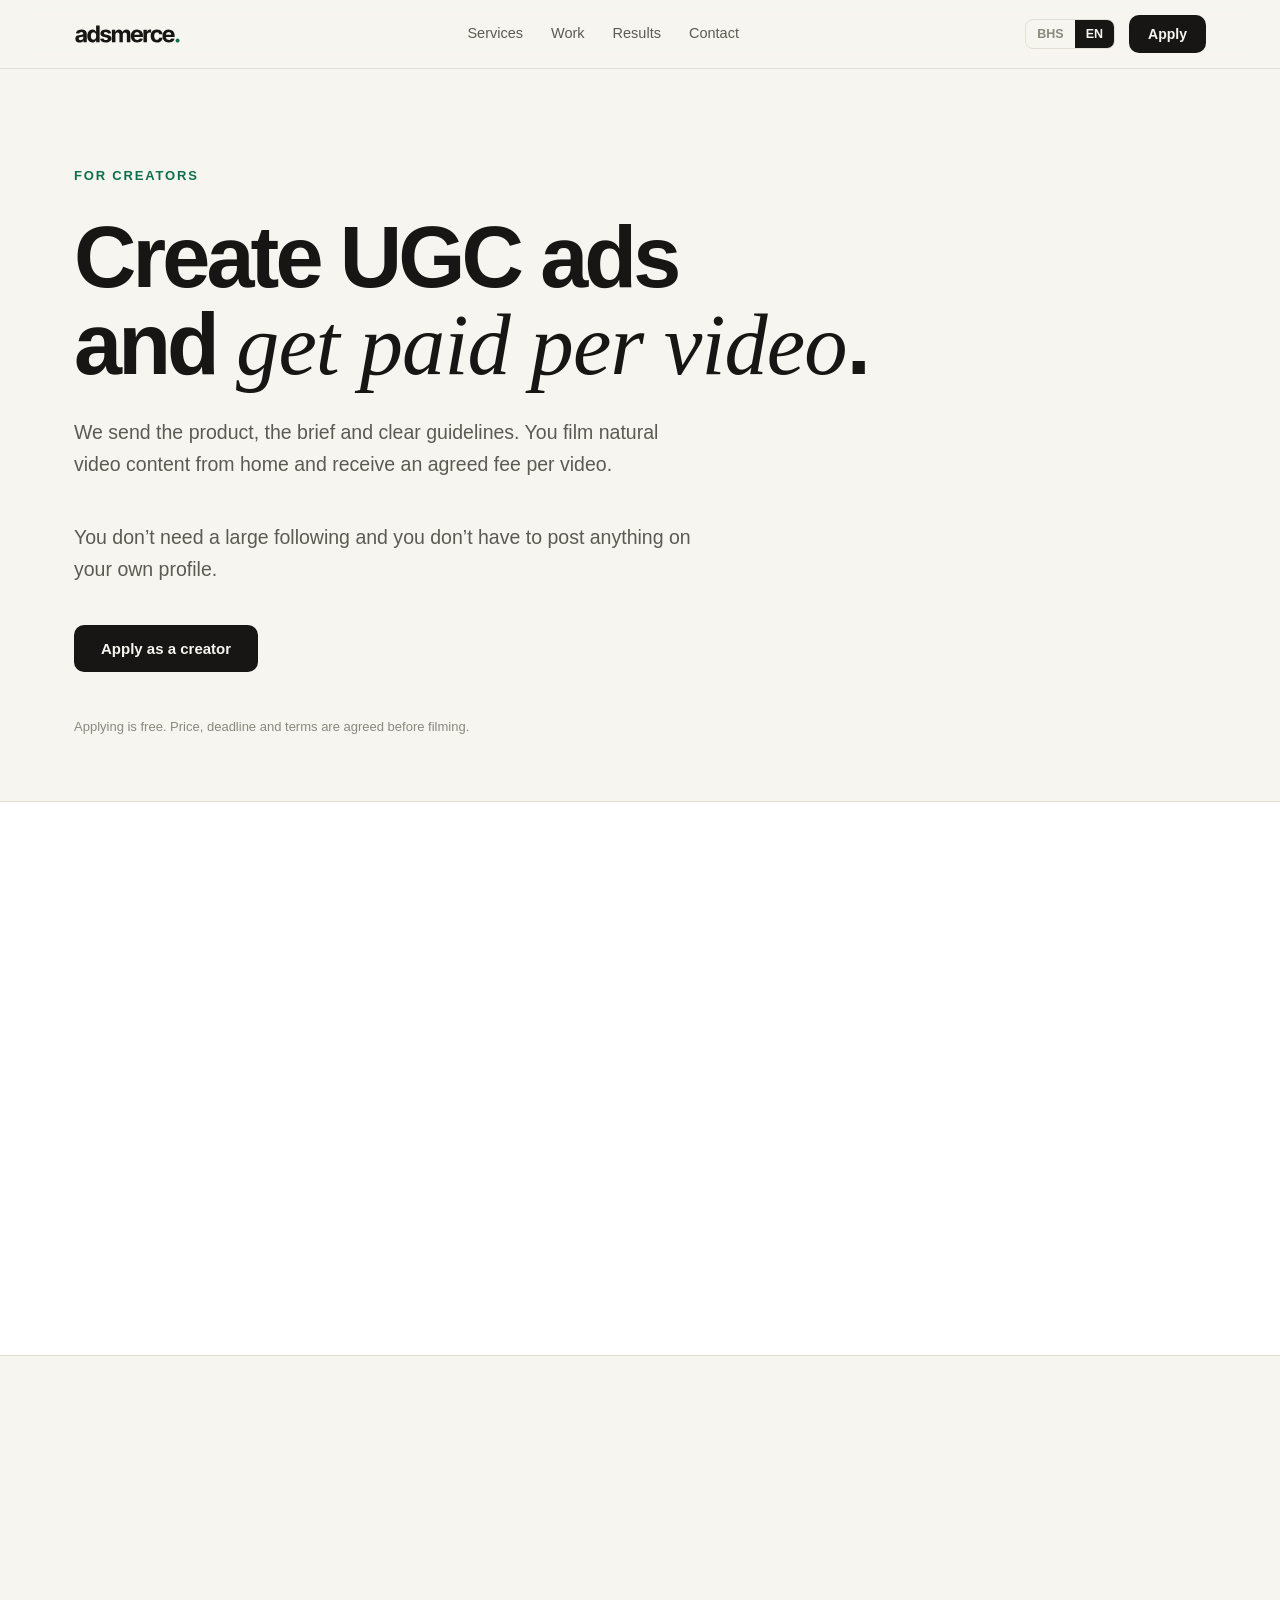
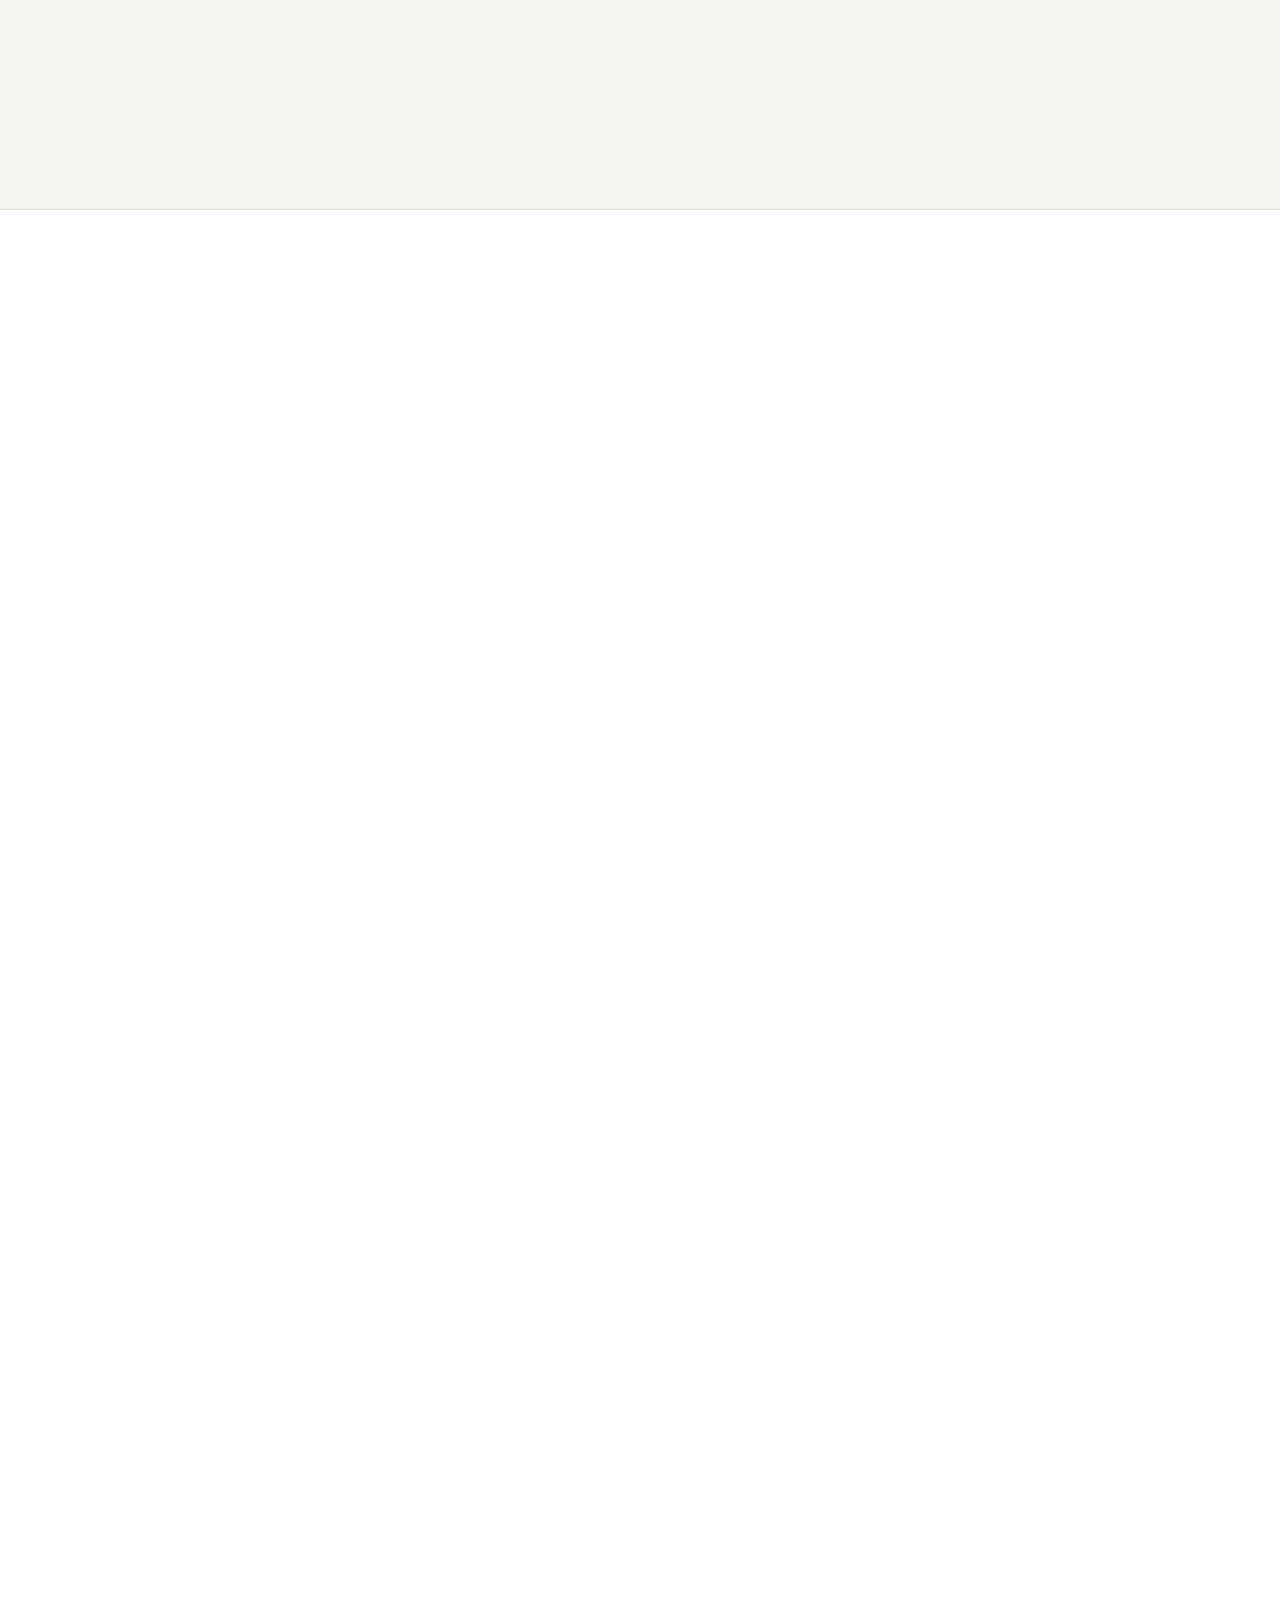
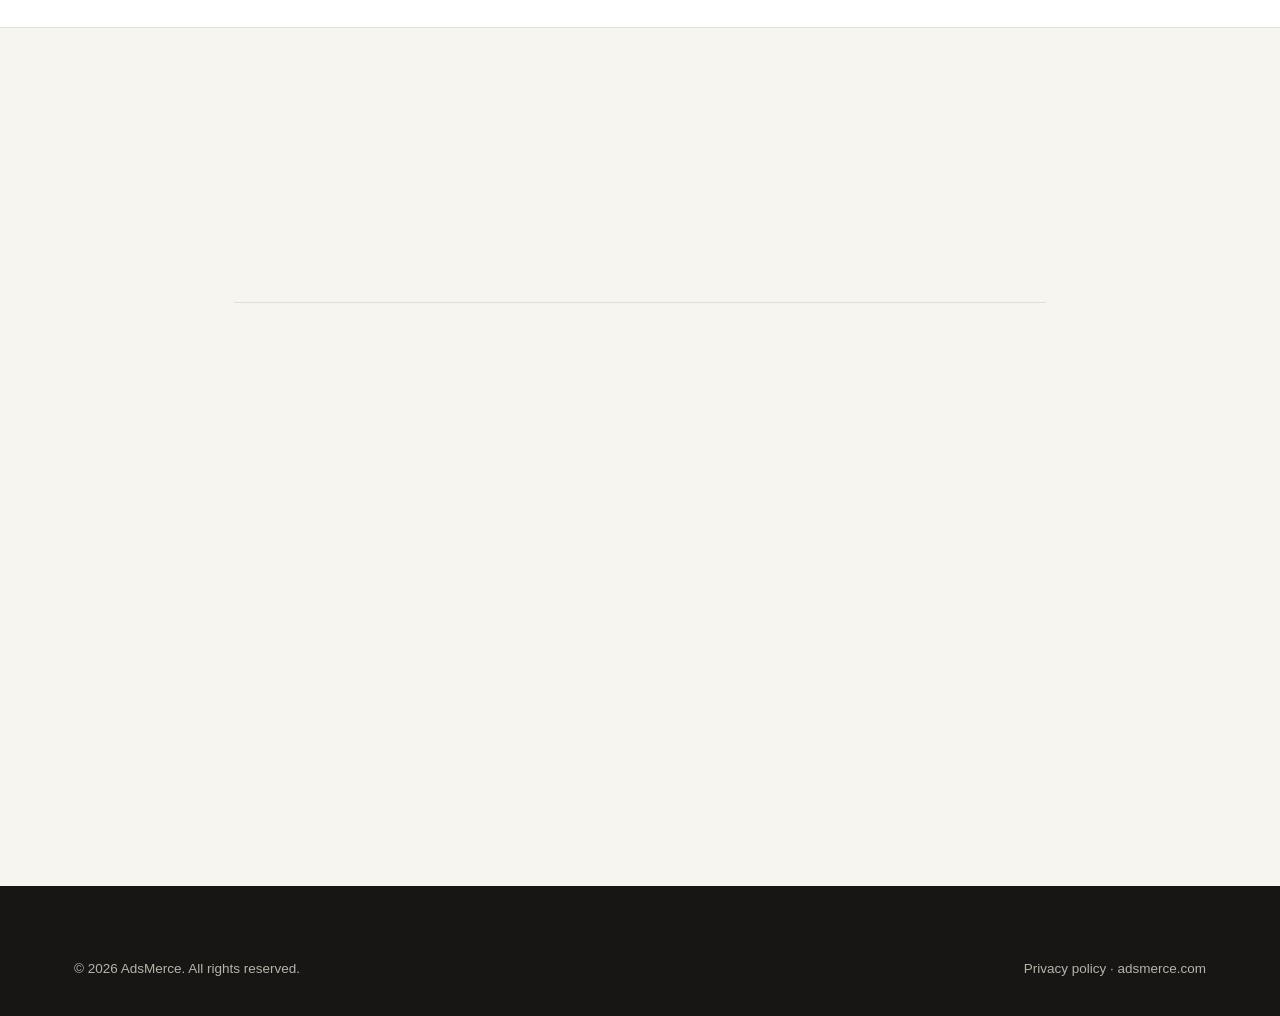
<file: ugc.html>
<!DOCTYPE html>
<html lang="bs">
<head>
<meta charset="UTF-8">
<meta name="viewport" content="width=device-width, initial-scale=1.0">
<!-- One policy shared by every page: a single list is far less likely to
     silently break than four drifting ones. Origins in use: Google Fonts,
     gtag.js, Wistia (video), Tally (UGC form), ipapi.co (language). Must stay
     above the first resource tag — anything before it is not covered.
     frame-ancestors cannot be set from a meta tag, so clickjacking defence
     would need a real HTTP header, which GitHub Pages cannot send. -->
<meta http-equiv="Content-Security-Policy" content="default-src 'self'; base-uri 'self'; object-src 'none'; form-action 'self'; frame-src https://fast.wistia.net https://tally.so; script-src 'self' https://*.clarity.ms https://www.googletagmanager.com https://connect.facebook.net https://tally.so; connect-src 'self' https://*.clarity.ms https://c.bing.com https://ipapi.co https://*.google-analytics.com https://*.analytics.google.com https://www.googletagmanager.com https://www.facebook.com; img-src 'self' data: https://*.clarity.ms https://c.bing.com https://*.google-analytics.com https://www.facebook.com; style-src 'self' https://fonts.googleapis.com; font-src 'self' https://fonts.gstatic.com; upgrade-insecure-requests">
<meta name="referrer" content="strict-origin-when-cross-origin">
<title>Postani UGC kreator · AdsMerce</title>
<meta name="description" content="Snimaj UGC video oglase za evropske e-commerce brendove i naplati po videu. Broj pratilaca nije bitan, plaćamo sadržaj, ne doseg. Prijavi se.">
<link rel="canonical" href="https://adsmerce.com/ugc.html">
<meta property="og:type" content="website">
<meta property="og:title" content="Postani UGC kreator · AdsMerce">
<meta property="og:description" content="Snimaj UGC video oglase za e-commerce brendove i naplati po videu. Broj pratilaca nije bitan.">
<meta property="og:url" content="https://adsmerce.com/ugc.html">
<meta property="og:image" content="https://adsmerce.com/assets/og.png">
<meta name="twitter:card" content="summary_large_image">
<meta name="twitter:image" content="https://adsmerce.com/assets/og.png">
<link rel="icon" type="image/svg+xml" href="assets/favicon.svg">
<link rel="icon" type="image/png" sizes="32x32" href="assets/favicon-32.png">
<link rel="apple-touch-icon" href="assets/apple-touch-icon.png">
<script type="application/ld+json">
{
  "@context": "https://schema.org",
  "@graph": [
    {
      "@type": ["WebPage", "FAQPage"],
      "@id": "https://adsmerce.com/ugc.html",
      "url": "https://adsmerce.com/ugc.html",
      "name": "Postani UGC kreator \u00b7 AdsMerce",
      "description": "Snimaj UGC video oglase za evropske e-commerce brendove i naplati po videu. Broj pratilaca nije bitan, pla\u0107amo sadr\u017eaj, ne doseg.",
      "inLanguage": "bs",
      "isPartOf": { "@id": "https://adsmerce.com/#website" },
      "publisher": { "@id": "https://adsmerce.com/#org" },
      "about": { "@id": "https://adsmerce.com/#org" },
      "mainEntity": [
        { "@type": "Question", "name": "Treba li mi veliki broj pratilaca?", "acceptedAnswer": { "@type": "Answer", "text": "Ne. Plaćamo sadržaj koji kreiraš, ne pristup tvojoj publici." } },
        { "@type": "Question", "name": "Moram li objaviti video na svom profilu?", "acceptedAnswer": { "@type": "Answer", "text": "Ne. Snimaš i dostavljaš sadržaj koji će brend koristiti u oglasima." } },
        { "@type": "Question", "name": "Treba li mi prethodno iskustvo?", "acceptedAnswer": { "@type": "Answer", "text": "Nije obavezno. Primjeri videa pomažu nam da procijenimo tvoj nastup, kvalitet snimanja i stil komunikacije." } },
        { "@type": "Question", "name": "Koliko se plaća jedan video?", "acceptedAnswer": { "@type": "Answer", "text": "Naknada zavisi od proizvoda, zahtjevnosti briefa i broja videa. Tačan iznos uvijek znaš prije nego što prihvatiš projekat." } },
        { "@type": "Question", "name": "Gdje će se moj video koristiti?", "acceptedAnswer": { "@type": "Answer", "text": "Najčešće u plaćenim oglasima na Meta platformama (Facebook i Instagram) i drugim digitalnim kanalima." } },
        { "@type": "Question", "name": "Kada se vrši isplata?", "acceptedAnswer": { "@type": "Answer", "text": "Isplata se vrši u roku od 7 dana nakon dostavljanja finalnog sadržaja." } }
      ]
    }
  ]
}
</script>
<link rel="preconnect" href="https://fonts.googleapis.com">
<link rel="preconnect" href="https://fonts.gstatic.com" crossorigin>
<link href="https://fonts.googleapis.com/css2?family=Inter:wght@400;500;600&family=Inter+Tight:wght@600;700;800&family=Instrument+Serif:ital@1&display=swap" rel="stylesheet">
<link rel="stylesheet" href="css/style.css?v=7">
</head>
<body>
<a class="skip-link" href="#main" data-i18n="sk.skip">Preskoči na sadržaj</a>

<header class="nav" id="top">
  <div class="container nav-inner">
    <a href="index.html" class="nav-logo" aria-label="AdsMerce home">
      <img src="assets/logo.svg" alt="adsmerce." width="107" height="20">
    </a>
    <nav class="nav-links" aria-label="Main">
      <a href="index.html#services" data-i18n="nav.services">Usluge</a>
      <a href="index.html#work" data-i18n="nav.work">Kreative</a>
      <a href="index.html#results" data-i18n="nav.results">Rezultati</a>
      <a href="index.html#contact" data-i18n="nav.contact">Kontakt</a>
    </nav>
    <div class="nav-actions">
      <div class="lang-toggle" role="group" aria-label="Language">
        <button type="button" data-lang="bs" aria-pressed="true">BHS</button>
        <button type="button" data-lang="en" aria-pressed="false">EN</button>
      </div>
      <a href="#prijava" class="btn btn-primary btn-sm" data-i18n="ugc.f.t">Prijavi se</a>
      <button type="button" class="nav-burger" aria-label="Menu" aria-expanded="false">
        <span></span><span></span>
      </button>
    </div>
  </div>
  <div class="nav-mobile" hidden>
    <a href="index.html#services" data-i18n="nav.services">Usluge</a>
    <a href="index.html#work" data-i18n="nav.work">Kreative</a>
    <a href="index.html#results" data-i18n="nav.results">Rezultati</a>
    <a href="index.html#contact" data-i18n="nav.contact">Kontakt</a>
    <a href="#prijava" class="btn btn-primary" data-i18n="ugc.f.t">Prijavi se</a>
  </div>
</header>

<main id="main">
  <section class="ugc-hero">
    <div class="container">
      <p class="eyebrow reveal" data-i18n="ugc.eyebrow">Za kreatore</p>
      <h1 class="reveal d1" data-i18n-html="ugc.title">Snimaj UGC oglase<br>i <em>zaradi po videu</em>.</h1>
      <p class="lead reveal d2" data-i18n="ugc.lead1">Mi šaljemo proizvod, brief i jasne smjernice. Ti snimaš prirodan video sadržaj od kuće i dobijaš dogovorenu naknadu po videu.</p>
      <p class="lead reveal d2" data-i18n="ugc.lead2">Nije ti potreban veliki broj pratilaca i ne moraš objavljivati sadržaj na svom profilu.</p>
      <div class="hero-actions reveal d3">
        <a href="#prijava" class="btn btn-primary" data-i18n="ugc.cta">Prijavi se kao kreator</a>
      </div>
      <p class="form-note reveal d3" data-i18n="ugc.ctanote">Prijava je besplatna. Cijenu, rok i uslove dogovaramo prije snimanja.</p>
    </div>
  </section>

  <section class="section section-alt">
    <div class="container">
      <div class="sec-head reveal">
        <h2 data-i18n-html="ugc.how.t">Kako saradnja <em>izgleda</em>.</h2>
      </div>
      <div class="proc-grid">
        <div class="proc-step reveal">
          <span class="proc-num">1</span>
          <h3 data-i18n="ugc.s1t">Pošalješ prijavu</h3>
          <p data-i18n="ugc.s1d">Kažeš nam nešto o sebi, jezicima koje govoriš i vrstama sadržaja koje možeš snimati.</p>
        </div>
        <div class="proc-step reveal d1">
          <span class="proc-num">2</span>
          <h3 data-i18n="ugc.s2t">Dobiješ ponudu za projekat</h3>
          <p data-i18n="ugc.s2d">Kada imamo proizvod koji odgovara tvom profilu, šaljemo ti brief, rok, zahtjeve i predloženu naknadu.</p>
        </div>
        <div class="proc-step reveal d2">
          <span class="proc-num">3</span>
          <h3 data-i18n="ugc.s3t">Snimiš sadržaj</h3>
          <p data-i18n="ugc.s3d">Proizvod dobijaš na adresu, zajedno sa primjerima i jasnim smjernicama za snimanje.</p>
        </div>
        <div class="proc-step reveal d3">
          <span class="proc-num">4</span>
          <h3 data-i18n="ugc.s4t">Dobiješ isplatu</h3>
          <p data-i18n="ugc.s4d">Nakon što dostaviš dogovoreni sadržaj, isplata se vrši prema uslovima potvrđenim prije početka projekta. Proizvod najčešće možeš zadržati.</p>
        </div>
      </div>
    </div>
  </section>

  <section class="section">
    <div class="container ugc-grid is-flush-bottom">
      <div class="ugc-benefits reveal">
        <h3 data-i18n="ugc.get.t">Šta dobijaš</h3>
        <ul class="ugc-list">
          <li data-i18n="ugc.get.1">Plaćanje po dogovorenom videu</li>
          <li data-i18n="ugc.get.2">Jasne primjere i smjernice za snimanje</li>
          <li data-i18n="ugc.get.3">Proizvod dostavljen bez troška</li>
          <li data-i18n="ugc.get.4">Mogućnost dugoročne saradnje</li>
          <li data-i18n="ugc.get.5">Povratne informacije koje ti mogu pomoći da unaprijediš sadržaj</li>
        </ul>
      </div>
      <div class="ugc-benefits reveal d1">
        <h3 data-i18n="ugc.look.t">Šta tražimo</h3>
        <ul class="ugc-list">
          <li data-i18n="ugc.look.1">Prirodan nastup pred kamerom</li>
          <li data-i18n="ugc.look.2">Jasan vertikalni video, dobro svjetlo i čist zvuk</li>
          <li data-i18n="ugc.look.3">Poštovanje uputa i dogovorenih rokova</li>
          <li data-i18n="ugc.look.4">Pouzdanu i pravovremenu komunikaciju</li>
          <li data-i18n="ugc.look.5">Da imaš 18-65+ godina</li>
        </ul>
        <p class="form-note" data-i18n="ugc.exp">Prethodno UGC iskustvo je prednost, ali nije obavezno.</p>
      </div>
    </div>
  </section>

  <section class="section section-alt" id="prijava">
    <div class="container">
      <div class="sec-head sec-head-center reveal">
        <h2 data-i18n-html="ugc.form.t">Forma za <em>prijavu</em>.</h2>
      </div>
      <div class="form-card reveal d1 is-narrow">
        <iframe data-tally-src="https://tally.so/embed/2EyvZp?alignLeft=1&hideTitle=1&transparentBackground=1&dynamicHeight=1" loading="lazy" width="100%" height="988" frameborder="0" marginheight="0" marginwidth="0" title="Prijava za UGC video kreatore"></iframe>
      </div>
    </div>
  </section>

  <section class="section" id="faq">
    <div class="container faq-container">
      <div class="sec-head reveal">
        <p class="kicker"><span>FAQ</span></p>
        <h2 data-i18n-html="ugc.faq.t">Pitanja i <em>odgovori</em>.</h2>
      </div>
      <div class="faq-list">
        <details class="faq-item reveal">
          <summary><span data-i18n="ugc.q1">Treba li mi veliki broj pratilaca?</span><span class="faq-icon" aria-hidden="true"></span></summary>
          <p data-i18n="ugc.a1">Ne. Plaćamo sadržaj koji kreiraš, ne pristup tvojoj publici.</p>
        </details>
        <details class="faq-item reveal">
          <summary><span data-i18n="ugc.q2">Moram li objaviti video na svom profilu?</span><span class="faq-icon" aria-hidden="true"></span></summary>
          <p data-i18n="ugc.a2">Ne. Snimaš i dostavljaš sadržaj koji će brend koristiti u oglasima.</p>
        </details>
        <details class="faq-item reveal">
          <summary><span data-i18n="ugc.q3">Treba li mi prethodno iskustvo?</span><span class="faq-icon" aria-hidden="true"></span></summary>
          <p data-i18n="ugc.a3">Nije obavezno. Primjeri videa pomažu nam da procijenimo tvoj nastup, kvalitet snimanja i stil komunikacije.</p>
        </details>
        <details class="faq-item reveal">
          <summary><span data-i18n="ugc.q4">Koliko se plaća jedan video?</span><span class="faq-icon" aria-hidden="true"></span></summary>
          <p data-i18n="ugc.a4">Naknada zavisi od proizvoda, zahtjevnosti briefa i broja videa. Tačan iznos uvijek znaš prije nego što prihvatiš projekat.</p>
        </details>
        <details class="faq-item reveal">
          <summary><span data-i18n="ugc.q5">Gdje će se moj video koristiti?</span><span class="faq-icon" aria-hidden="true"></span></summary>
          <p data-i18n="ugc.a5">Najčešće u plaćenim oglasima na Meta platformama (Facebook i Instagram) i drugim digitalnim kanalima.</p>
        </details>
        <details class="faq-item reveal">
          <summary><span data-i18n="ugc.q6">Kada se vrši isplata?</span><span class="faq-icon" aria-hidden="true"></span></summary>
          <p data-i18n="ugc.a6">Isplata se vrši u roku od 7 dana nakon dostavljanja finalnog sadržaja.</p>
        </details>
      </div>
    </div>
  </section>
</main>

<footer class="footer">
  <div class="container">
    <div class="footer-bottom is-flush-top">
      <span>© 2026 AdsMerce. <span data-i18n="ft.rights">Sva prava zadržana.</span></span>
      <span><a href="privacy.html" data-i18n="ft.privacy">Politika privatnosti</a> · <a href="index.html">adsmerce.com</a></span>
    </div>
  </div>
</footer>

<script src="js/main.js?v=8"></script>
<script src="js/tally-embed.js?v=7"></script>
</body>
</html>
</file>
<file: css/style.css>
:root {
  --paper: #F7F5F0;
  --paper-2: #FFFFFF;
  --paper-3: #EFECE4;
  --ink: #171614;
  --ink-soft: #5C5A52;
  --ink-faint: #8B887E;
  --line: #E2DED3;
  --green: #0E6F4E;
  --green-dark: #0A5238;
  --green-tint: #E7F1EB;
  --radius: 12px;
  --font-head: "Inter Tight", "Inter", sans-serif;
  --font-body: "Inter", sans-serif;
  --font-serif: "Instrument Serif", Georgia, serif;
}

* { margin: 0; padding: 0; box-sizing: border-box; }

html {
  scroll-behavior: smooth;
  scroll-padding-top: 90px;
}

body {
  font-family: var(--font-body);
  font-size: 16.5px;
  line-height: 1.65;
  color: var(--ink);
  background: var(--paper);
  -webkit-font-smoothing: antialiased;
}

.container {
  max-width: 1180px;
  margin: 0 auto;
  padding: 0 24px;
}

h1, h2, h3, h4 {
  font-family: var(--font-head);
  font-weight: 700;
  letter-spacing: -0.03em;
  line-height: 1.08;
}

h2 em, h1 em {
  font-family: var(--font-serif);
  font-style: italic;
  font-weight: 400;
  letter-spacing: -0.01em;
}

a { color: inherit; text-decoration: none; }

/* ---------- buttons ---------- */
.btn {
  display: inline-flex;
  align-items: center;
  justify-content: center;
  gap: 8px;
  padding: 15px 26px;
  border-radius: 10px;
  font-size: 15px;
  font-weight: 600;
  line-height: 1;
  border: 1px solid transparent;
  cursor: pointer;
  transition: background .22s ease, color .22s ease, border-color .22s ease, transform .15s ease;
}
.btn:active { transform: scale(.98); }
.btn-primary { background: var(--ink); color: var(--paper); }
.btn-primary:hover { background: var(--green-dark); }
.btn-ghost { border-color: var(--line); color: var(--ink); }
.btn-ghost:hover { border-color: var(--ink); }
.btn-green { background: var(--green); color: #fff; }
.btn-green:hover { background: var(--green-dark); }
.btn-sm { padding: 11px 18px; font-size: 14px; }

/* ---------- nav ---------- */
.nav {
  position: sticky;
  top: 0;
  z-index: 50;
  background: rgba(247, 245, 240, .88);
  backdrop-filter: blur(10px);
  -webkit-backdrop-filter: blur(10px);
  border-bottom: 1px solid var(--line);
}
.nav-inner {
  display: flex;
  align-items: center;
  justify-content: space-between;
  height: 68px;
  gap: 24px;
}
.nav-logo { display: flex; align-items: center; }
.nav-logo img { display: block; }
.nav-links { display: flex; gap: 28px; }
.nav-links a {
  font-size: 14.5px;
  font-weight: 500;
  color: var(--ink-soft);
  transition: color .18s ease;
}
.nav-links a:hover { color: var(--ink); }
.nav-actions { display: flex; align-items: center; gap: 14px; }

.lang-toggle {
  display: flex;
  border: 1px solid var(--line);
  border-radius: 8px;
  overflow: hidden;
}
.lang-toggle button {
  font-family: var(--font-body);
  font-size: 12.5px;
  font-weight: 600;
  padding: 7px 11px;
  background: transparent;
  color: var(--ink-faint);
  border: 0;
  cursor: pointer;
  transition: background .18s ease, color .18s ease;
}
.lang-toggle button[aria-pressed="true"] { background: var(--ink); color: var(--paper); }

.nav-burger {
  display: none;
  flex-direction: column;
  justify-content: center;
  gap: 5px;
  width: 40px;
  height: 40px;
  background: transparent;
  border: 1px solid var(--line);
  border-radius: 8px;
  cursor: pointer;
  align-items: center;
}
.nav-burger span {
  display: block;
  width: 16px;
  height: 2px;
  background: var(--ink);
  transition: transform .2s ease;
}
.nav-burger[aria-expanded="true"] span:first-child { transform: translateY(3.5px) rotate(45deg); }
.nav-burger[aria-expanded="true"] span:last-child { transform: translateY(-3.5px) rotate(-45deg); }

.nav-mobile {
  display: none;
  flex-direction: column;
  gap: 4px;
  padding: 12px 24px 20px;
  border-top: 1px solid var(--line);
  background: var(--paper);
}
.nav-mobile a {
  padding: 11px 4px;
  font-size: 16px;
  font-weight: 500;
  border-bottom: 1px solid var(--line);
}
.nav-mobile a.btn { margin-top: 14px; border-bottom: 0; }
.nav-mobile.open { display: flex; }

/* ---------- hero ---------- */
.hero { padding: 108px 0 96px; }
.eyebrow {
  font-size: 13px;
  font-weight: 600;
  text-transform: uppercase;
  letter-spacing: .14em;
  color: var(--green);
  margin-bottom: 28px;
}
.hero h1 {
  font-size: clamp(3.4rem, 8.6vw, 7.2rem);
  font-weight: 800;
  letter-spacing: -0.045em;
  line-height: .98;
  margin-bottom: 32px;
}
.hero h1 em { color: var(--ink-soft); }
.lead {
  max-width: 620px;
  font-size: clamp(1.06rem, 1.6vw, 1.22rem);
  color: var(--ink-soft);
  margin-bottom: 40px;
}
.hero-actions { display: flex; flex-wrap: wrap; gap: 14px; margin-bottom: 44px; }
.chips { display: flex; flex-wrap: wrap; gap: 10px; }
.chip {
  display: inline-flex;
  align-items: center;
  gap: 8px;
  font-size: 13.5px;
  font-weight: 500;
  color: var(--ink-soft);
  border: 1px solid var(--line);
  border-radius: 999px;
  padding: 8px 15px;
  background: var(--paper-2);
}
.chip svg { color: var(--green); flex: none; }
.chip .dot {
  width: 7px;
  height: 7px;
  border-radius: 50%;
  background: var(--green);
  flex: none;
}

/* ---------- clients ---------- */
.clients { padding: 0 0 72px; }
.clients-label {
  text-align: center;
  font-size: 12.5px;
  font-weight: 600;
  text-transform: uppercase;
  letter-spacing: .14em;
  color: var(--ink-faint);
  margin-bottom: 34px;
}
.clients-marquee {
  overflow: hidden;
  -webkit-mask-image: linear-gradient(to right, transparent, #000 12%, #000 88%, transparent);
  mask-image: linear-gradient(to right, transparent, #000 12%, #000 88%, transparent);
}
.clients-track {
  display: flex;
  align-items: center;
  gap: 72px;
  width: max-content;
  padding-right: 72px;
  animation: clients-scroll 55s linear infinite;
}
.clients-track img {
  height: 56px;
  width: auto;
  filter: brightness(0);
  opacity: .68;
  flex: none;
}
.clients-marquee:hover .clients-track { animation-play-state: paused; }
@keyframes clients-scroll {
  from { transform: translateX(0); }
  to { transform: translateX(-50%); }
}
@media (prefers-reduced-motion: reduce) {
  .clients-track { animation: none; flex-wrap: wrap; width: auto; justify-content: center; }
}

/* ---------- stats ---------- */
.stats { border-top: 1px solid var(--line); border-bottom: 1px solid var(--line); }
.stats-grid {
  display: grid;
  grid-template-columns: repeat(4, 1fr);
}
.stat {
  padding: 44px 28px 44px 0;
  display: flex;
  flex-direction: column;
  gap: 6px;
}
.stat + .stat { border-left: 1px solid var(--line); padding-left: 28px; }
.stat strong {
  font-family: var(--font-head);
  font-weight: 700;
  font-size: clamp(2rem, 3.4vw, 2.9rem);
  letter-spacing: -0.03em;
  line-height: 1;
}
.stat span {
  font-size: 15px;
  color: var(--ink-soft);
  letter-spacing: .01em;
  font-weight: 500;
  line-height: 1.45;
}

/* ---------- sections ---------- */
.section { padding: 110px 0; }
.section-alt { background: var(--paper-2); border-top: 1px solid var(--line); border-bottom: 1px solid var(--line); }
.section-alt + .section { border-top: 0; }

.sec-head { max-width: 720px; margin-bottom: 64px; }
.sec-head-center { margin-left: auto; margin-right: auto; text-align: center; }
.kicker {
  display: flex;
  gap: 12px;
  font-size: 13px;
  font-weight: 600;
  text-transform: uppercase;
  letter-spacing: .14em;
  color: var(--ink-faint);
  margin-bottom: 20px;
}
.kicker-center { justify-content: center; }
.kicker span:first-child { color: var(--green); }
.sec-head h2 { font-size: clamp(2.2rem, 4.6vw, 3.4rem); margin-bottom: 18px; }
.sec-sub { color: var(--ink-soft); font-size: 1.08rem; max-width: 560px; }
.sec-head-center .sec-sub { margin: 0 auto; }

/* ---------- services ---------- */
.svc-list { border-top: 1px solid var(--line); }
.svc-row {
  display: grid;
  grid-template-columns: 90px 1fr 1.25fr;
  gap: 24px;
  align-items: baseline;
  padding: 34px 12px;
  border-bottom: 1px solid var(--line);
  transition: background .22s ease;
}
.svc-row:hover { background: var(--paper-2); }
.svc-num {
  font-family: var(--font-head);
  font-size: 14px;
  font-weight: 600;
  color: var(--green);
}
.svc-row h3 { font-size: clamp(1.25rem, 2vw, 1.55rem); }
.svc-row p { color: var(--ink-soft); font-size: 15.5px; }

/* ---------- creative ---------- */
.creative-grid {
  display: grid;
  grid-template-columns: repeat(4, 1fr);
  gap: 18px;
}
.creative-tile {
  position: relative;
  aspect-ratio: 9 / 16;
  border-radius: var(--radius);
  overflow: hidden;
  background: var(--paper-3);
  border: 1px solid var(--line);
  display: flex;
  flex-direction: column;
  align-items: center;
  justify-content: center;
  gap: 14px;
  color: var(--ink-faint);
  cursor: pointer;
}
.creative-tile video,
.creative-tile img {
  position: absolute;
  inset: 0;
  width: 100%;
  height: 100%;
  object-fit: cover;
}
.creative-tile .creative-frame {
  position: absolute;
  inset: 0;
  width: 100%;
  height: 100%;
  border: 0;
}
.creative-tile .play {
  position: relative;
  z-index: 2;
  width: 56px;
  height: 56px;
  border-radius: 50%;
  background: rgba(23, 22, 20, .5);
  color: #fff;
  border: 1.5px solid rgba(255, 255, 255, .9);
  display: flex;
  align-items: center;
  justify-content: center;
  padding-left: 3px;
  transition: transform .2s ease, background .2s ease;
}
.creative-tile:hover .play { transform: scale(1.08); background: var(--green); border-color: var(--green); }
.creative-tile:focus-visible { outline: 2px solid var(--green); outline-offset: 3px; }
.creative-tile .label {
  font-size: 13px;
  font-weight: 500;
  text-align: center;
  padding: 0 16px;
}
.creative-tile .tag {
  position: absolute;
  top: 12px;
  left: 12px;
  z-index: 2;
  background: rgba(23, 22, 20, .82);
  color: var(--paper);
  font-size: 11.5px;
  font-weight: 600;
  letter-spacing: .04em;
  padding: 5px 10px;
  border-radius: 6px;
}
.note {
  margin-top: 28px;
  font-size: 14px;
  color: var(--ink-faint);
}

/* ---------- results ---------- */
.metric-grid {
  display: grid;
  grid-template-columns: repeat(3, 1fr);
  gap: 18px;
  margin-bottom: 18px;
}
.metric {
  background: var(--paper-2);
  border: 1px solid var(--line);
  border-radius: var(--radius);
  padding: 34px 30px;
  display: flex;
  flex-direction: column;
  gap: 8px;
}
.metric strong {
  font-family: var(--font-head);
  font-size: clamp(2.1rem, 3.2vw, 2.7rem);
  font-weight: 700;
  letter-spacing: -0.03em;
  line-height: 1;
}
.metric span { font-size: 16px; color: var(--ink-soft); line-height: 1.5; }
.shots-note {
  font-size: 13.5px;
  color: var(--ink-faint);
  margin-bottom: 22px;
}
.shots {
  display: flex;
  flex-direction: column;
  gap: 22px;
}
.shot-card {
  background: var(--paper-2);
  border: 1px solid var(--line);
  border-radius: 14px;
  overflow: hidden;
  box-shadow: 0 14px 44px rgba(23, 22, 20, .07);
  transition: transform .25s ease, box-shadow .25s ease;
}
.shot-card:hover { transform: translateY(-2px); box-shadow: 0 18px 52px rgba(23, 22, 20, .11); }
.shot-bar {
  display: flex;
  align-items: center;
  gap: 7px;
  padding: 12px 16px;
  background: var(--paper-3);
  border-bottom: 1px solid var(--line);
}
.shot-bar span {
  width: 11px;
  height: 11px;
  border-radius: 50%;
  background: #D2CEC3;
}
.shot-img { display: block; font-size: 0; }
.shot-img img { display: block; width: 100%; height: auto; }
.shot-card figcaption {
  padding: 13px 18px;
  font-size: 13.5px;
  color: var(--ink-soft);
  border-top: 1px solid var(--line);
}

/* ---------- cards / landing ---------- */
.lp-grid, .cta-grid {
  display: grid;
  grid-template-columns: 1fr 1fr;
  gap: 18px;
}
.card {
  background: var(--paper);
  border: 1px solid var(--line);
  border-radius: var(--radius);
  padding: 38px 34px;
  transition: transform .25s ease, border-color .25s ease;
}
.section-alt .card { background: var(--paper); }
.section .card { background: var(--paper-2); }
#landing .card, #contact .card { background: var(--paper); }
.card:hover { transform: translateY(-3px); border-color: var(--ink-faint); }
.badge {
  display: inline-block;
  background: var(--green-tint);
  color: var(--green-dark);
  font-size: 12.5px;
  font-weight: 700;
  letter-spacing: .03em;
  text-transform: uppercase;
  padding: 6px 12px;
  border-radius: 6px;
  margin-bottom: 20px;
}
.card h3 { font-size: 1.45rem; margin-bottom: 12px; }
.card p { color: var(--ink-soft); font-size: 15.5px; }

/* ---------- why ---------- */
.why-grid {
  display: grid;
  grid-template-columns: 1.15fr 1fr;
  gap: 72px;
  align-items: center;
}
.why-grid .sec-head { margin-bottom: 40px; }
.why-list { list-style: none; display: flex; flex-direction: column; gap: 28px; }
.why-list li { display: flex; gap: 16px; }
.why-list svg { color: var(--green); flex: none; margin-top: 4px; }
.why-list h4 { font-size: 1.12rem; margin-bottom: 4px; }
.why-list p { color: var(--ink-soft); font-size: 15px; }
.badges {
  display: flex;
  align-items: center;
  gap: 20px;
  flex-wrap: wrap;
  margin-top: 36px;
  background: #FFFFFF;
  border: 1px solid var(--line);
  border-radius: var(--radius);
  padding: 22px 26px;
}
.badges img { height: 84px; width: auto; }

.chart-card {
  background: var(--paper-2);
  border: 1px solid var(--line);
  border-radius: var(--radius);
  padding: 38px 34px 34px;
}
.chart-card svg { display: block; margin-bottom: 22px; }
.chart-card strong {
  font-family: var(--font-head);
  font-size: 2.4rem;
  font-weight: 700;
  letter-spacing: -0.03em;
  display: block;
  line-height: 1.1;
}
.chart-card span { font-size: 14px; color: var(--ink-soft); }

/* ---------- process ---------- */
.proc-grid {
  display: grid;
  grid-template-columns: repeat(4, 1fr);
  gap: 32px;
}
.proc-step {
  border-top: 1px solid var(--line);
  padding-top: 26px;
}
.proc-num {
  display: inline-flex;
  align-items: center;
  justify-content: center;
  width: 34px;
  height: 34px;
  border-radius: 50%;
  background: var(--green-tint);
  color: var(--green-dark);
  font-family: var(--font-head);
  font-size: 15px;
  font-weight: 700;
  margin-bottom: 18px;
}
.proc-step h3 { font-size: 1.25rem; margin-bottom: 10px; }
.proc-step p { color: var(--ink-soft); font-size: 15px; }

/* ---------- faq ---------- */
.faq-container { max-width: 860px; }
.faq-list { border-top: 1px solid var(--line); }
.faq-item { border-bottom: 1px solid var(--line); }
.faq-item summary {
  display: flex;
  align-items: center;
  justify-content: space-between;
  gap: 24px;
  padding: 24px 4px;
  cursor: pointer;
  list-style: none;
  font-family: var(--font-head);
  font-weight: 600;
  font-size: 1.13rem;
  letter-spacing: -0.015em;
  transition: color .18s ease;
}
.faq-item summary::-webkit-details-marker { display: none; }
.faq-item summary:hover { color: var(--green-dark); }
.faq-icon {
  position: relative;
  width: 14px;
  height: 14px;
  flex: none;
}
.faq-icon::before,
.faq-icon::after {
  content: "";
  position: absolute;
  background: var(--green);
  transition: transform .25s ease;
}
.faq-icon::before { left: 0; top: 6px; width: 14px; height: 2px; }
.faq-icon::after { left: 6px; top: 0; width: 2px; height: 14px; }
.faq-item[open] .faq-icon::after { transform: scaleY(0); }
.faq-item p {
  padding: 0 4px 26px;
  color: var(--ink-soft);
  font-size: 15.5px;
  max-width: 700px;
}

/* ---------- cta ---------- */
.cta-grid { max-width: 900px; margin: 0 auto; }
.cta-card { display: flex; flex-direction: column; align-items: flex-start; }
.cta-card h3 { font-size: 1.6rem; }
.cta-card p { margin-bottom: 22px; }
.badge-free { background: var(--green); color: #fff; }
.checklist {
  list-style: none;
  display: flex;
  flex-direction: column;
  gap: 10px;
  margin-bottom: 30px;
}
.checklist li {
  position: relative;
  padding-left: 26px;
  font-size: 15px;
  color: var(--ink-soft);
}
.checklist li::before {
  content: "";
  position: absolute;
  left: 0;
  top: 4px;
  width: 15px;
  height: 15px;
  border-radius: 50%;
  background: var(--green-tint);
}
.checklist li::after {
  content: "";
  position: absolute;
  left: 4px;
  top: 8px;
  width: 7px;
  height: 4px;
  border-left: 1.8px solid var(--green);
  border-bottom: 1.8px solid var(--green);
  transform: rotate(-45deg);
}
.cta-card .btn { margin-top: auto; width: 100%; }

/* ---------- newsletter ---------- */
.newsletter { border-top: 1px solid var(--line); padding: 84px 0; }
.newsletter-inner {
  display: grid;
  grid-template-columns: 1.2fr 1fr;
  gap: 48px;
  align-items: center;
}
.newsletter h2 { font-size: clamp(1.7rem, 3vw, 2.3rem); margin-bottom: 12px; }
.newsletter p { color: var(--ink-soft); font-size: 15.5px; max-width: 460px; }
.newsletter-form { display: flex; gap: 10px; flex-wrap: wrap; }
.newsletter-form input {
  flex: 1;
  min-width: 220px;
  font-family: var(--font-body);
  font-size: 15px;
  color: var(--ink);
  background: var(--paper-2);
  border: 1px solid var(--line);
  border-radius: 10px;
  padding: 14px 16px;
  outline: none;
  transition: border-color .18s ease;
}
.newsletter-form input:focus { border-color: var(--green); }
.news-ok { flex-basis: 100%; font-size: 13.5px; color: var(--green-dark); }

/* ---------- generic forms (UGC page) ---------- */
.form-card {
  background: var(--paper-2);
  border: 1px solid var(--line);
  border-radius: var(--radius);
  padding: 38px 34px;
}
.form-card h3 { font-size: 1.5rem; margin-bottom: 22px; }
.form-grid { display: grid; grid-template-columns: 1fr 1fr; gap: 16px; }
.form-field { display: flex; flex-direction: column; gap: 6px; }
.form-field.full { grid-column: 1 / -1; }
.form-field label {
  font-size: 13px;
  font-weight: 600;
  color: var(--ink-soft);
}
.form-field input,
.form-field textarea {
  font-family: var(--font-body);
  font-size: 15px;
  color: var(--ink);
  background: var(--paper);
  border: 1px solid var(--line);
  border-radius: 10px;
  padding: 13px 14px;
  outline: none;
  transition: border-color .18s ease;
  resize: vertical;
}
.form-field input:focus,
.form-field textarea:focus { border-color: var(--green); }
.form-note { font-size: 13px; color: var(--ink-faint); margin-top: 14px; }

/* ---------- ugc page ---------- */
.ugc-hero { padding: 96px 0 64px; }
.ugc-grid {
  display: grid;
  grid-template-columns: 1fr 1.1fr;
  gap: 64px;
  align-items: start;
  padding-bottom: 110px;
}
.ugc-benefits h3 {
  font-size: 1.15rem;
  margin: 28px 0 14px;
}
.ugc-benefits h3:first-child { margin-top: 0; }
.ugc-list { list-style: none; display: flex; flex-direction: column; gap: 10px; }
.ugc-list li {
  position: relative;
  padding-left: 26px;
  font-size: 15px;
  color: var(--ink-soft);
}
.ugc-list li::before {
  content: "";
  position: absolute;
  left: 0;
  top: 4px;
  width: 15px;
  height: 15px;
  border-radius: 50%;
  background: var(--green-tint);
}
.ugc-list li::after {
  content: "";
  position: absolute;
  left: 4px;
  top: 8px;
  width: 7px;
  height: 4px;
  border-left: 1.8px solid var(--green);
  border-bottom: 1.8px solid var(--green);
  transform: rotate(-45deg);
}
.ugc-link { color: var(--green-dark); font-weight: 600; }
.ugc-link:hover { text-decoration: underline; }

/* ---------- blog ---------- */
.blog-head { padding: 96px 0 24px; }
.post-list { padding-bottom: 110px; display: flex; flex-direction: column; }
.post-card {
  display: grid;
  grid-template-columns: 150px 1fr auto;
  gap: 28px;
  align-items: baseline;
  padding: 30px 12px;
  border-top: 1px solid var(--line);
  transition: background .2s ease;
}
.post-card:last-child { border-bottom: 1px solid var(--line); }
.post-card:hover { background: var(--paper-2); }
.post-date { font-size: 13.5px; color: var(--ink-faint); }
.post-card h3 { font-size: 1.35rem; margin-bottom: 6px; }
.post-card p { color: var(--ink-soft); font-size: 15px; max-width: 560px; }
.post-more { font-size: 14px; font-weight: 600; color: var(--green-dark); white-space: nowrap; }

/* ---------- featured post ---------- */
.post-featured {
  grid-template-columns: 1.35fr 1fr;
  gap: 48px;
  align-items: center;
  border: 1px solid var(--line);
  border-radius: var(--radius);
  background: var(--paper-2);
  padding: 38px 40px;
}
.post-featured:hover { background: var(--paper-2); border-color: var(--ink-faint); }
.post-featured h3 { font-size: clamp(1.5rem, 2.8vw, 2rem); letter-spacing: -0.02em; line-height: 1.15; margin: 12px 0 12px; }
.post-featured p { max-width: none; }
.post-tags {
  display: block;
  font-size: 12.5px;
  font-weight: 600;
  letter-spacing: .08em;
  text-transform: uppercase;
  color: var(--green-dark);
}
.post-meta { display: block; font-size: 13.5px; color: var(--ink-faint); margin: 14px 0 18px; }
.post-cover {
  background: var(--paper-3);
  border-radius: var(--radius);
  aspect-ratio: 4 / 3;
  display: flex;
  flex-direction: column;
  align-items: center;
  justify-content: center;
  gap: 18px;
}
.post-cover > span { font-family: var(--font-serif); font-style: italic; font-size: 1.35rem; color: var(--ink-soft); }
.post-cover-img { width: 100%; aspect-ratio: 4 / 3; object-fit: cover; border-radius: var(--radius); display: block; }

/* ---------- article CTA ---------- */
.article-cta {
  margin-top: 48px;
  border: 1px solid var(--line);
  border-radius: var(--radius);
  background: var(--paper-2);
  padding: 32px 34px;
}
.article-cta h3 { font-size: 1.4rem; letter-spacing: -0.015em; margin-bottom: 10px; }
.article-cta p { color: var(--ink-soft); font-size: 15.5px; line-height: 1.6; margin-bottom: 22px; max-width: 560px; }
.article-cta-actions { display: flex; flex-wrap: wrap; gap: 12px; }

.article { max-width: 760px; margin: 0 auto; padding: 84px 24px 110px; }
.article-cover { width: 100%; height: auto; border-radius: 12px; border: 1px solid var(--line); margin: 8px 0 40px; display: block; }
.article .kicker { margin-bottom: 24px; }
.article h1 { font-size: clamp(2.2rem, 5vw, 3.2rem); letter-spacing: -0.035em; line-height: 1.05; margin-bottom: 18px; }
.article-meta { font-size: 14px; color: var(--ink-faint); margin-bottom: 42px; }
.prose p, .prose ul, .prose ol { margin-bottom: 20px; color: #33322D; font-size: 17px; line-height: 1.75; }
.prose ul, .prose ol { padding-left: 22px; }
.prose li { margin-bottom: 8px; }
.prose h2 { font-size: 1.6rem; margin: 44px 0 16px; }
.prose h3 { font-size: 1.2rem; margin: 32px 0 12px; }
.prose strong { font-weight: 600; }
.prose a { color: var(--green-dark); text-decoration: underline; text-underline-offset: 3px; }
.prose .callout {
  background: var(--green-tint);
  border-radius: var(--radius);
  padding: 22px 24px;
  margin: 28px 0;
}
.prose .callout p { margin: 0; color: var(--green-dark); font-size: 15.5px; }
.article-back { display: inline-block; margin-bottom: 32px; font-size: 14px; font-weight: 600; color: var(--ink-soft); }
.article-back:hover { color: var(--ink); }

/* ---------- footer ---------- */
.footer {
  background: var(--ink);
  color: #B7B3A8;
  padding: 72px 0 36px;
}
.footer-grid {
  display: grid;
  grid-template-columns: 1.6fr 1fr 1fr 1fr;
  gap: 48px;
  padding-bottom: 48px;
  border-bottom: 1px solid rgba(247, 245, 240, .14);
}
.footer-grid p { font-size: 14.5px; max-width: 380px; margin-top: 18px; }
.footer-grid nav { display: flex; flex-direction: column; gap: 10px; }
.footer-grid h5 {
  font-family: var(--font-body);
  color: var(--paper);
  font-size: 13px;
  font-weight: 600;
  text-transform: uppercase;
  letter-spacing: .1em;
  margin-bottom: 6px;
}
.footer-grid a { font-size: 14.5px; transition: color .18s ease; }
.footer-grid a:hover { color: var(--paper); }
.footer-bottom {
  display: flex;
  justify-content: space-between;
  align-items: center;
  flex-wrap: wrap;
  gap: 12px;
  padding-top: 30px;
  font-size: 13.5px;
}
.footer-bottom a:hover { color: var(--paper); }

/* ---------- skip link ---------- */
.skip-link {
  position: absolute;
  left: -9999px;
  top: 0;
  z-index: 200;
  background: var(--ink);
  color: var(--paper);
  padding: 12px 18px;
  font-size: 14px;
  font-weight: 600;
  border-radius: 0 0 10px 0;
}
.skip-link:focus { left: 0; }

/* ---------- consent banner ---------- */
.consent {
  position: fixed;
  left: 20px;
  bottom: 20px;
  z-index: 150;
  max-width: 400px;
  background: var(--paper-2);
  border: 1px solid var(--line);
  border-radius: var(--radius);
  padding: 20px 22px;
  box-shadow: 0 10px 34px rgba(23, 22, 20, .14);
}
.consent p { font-size: 13.5px; color: var(--ink-soft); margin-bottom: 14px; }
.consent-actions { display: flex; align-items: center; gap: 8px; flex-wrap: wrap; }
.consent-actions a {
  margin-left: auto;
  font-size: 12.5px;
  color: var(--ink-faint);
  text-decoration: underline;
  text-underline-offset: 3px;
}
.consent-actions a:hover { color: var(--ink); }
@media (max-width: 560px) {
  .consent { left: 12px; right: 12px; bottom: 12px; max-width: none; }
}

/* ---------- 404 ---------- */
.nf {
  min-height: 62vh;
  display: flex;
  flex-direction: column;
  align-items: center;
  justify-content: center;
  text-align: center;
  padding: 80px 24px;
}
.nf-code {
  font-family: var(--font-head);
  font-size: clamp(6rem, 18vw, 11rem);
  font-weight: 800;
  letter-spacing: -0.05em;
  line-height: 1;
  color: var(--ink);
}
.nf-code span { color: var(--green); }
.nf h1 { font-size: clamp(1.6rem, 3.5vw, 2.4rem); margin: 18px 0 10px; }
.nf p { color: var(--ink-soft); margin-bottom: 30px; }

/* ---------- reveal ---------- */
.reveal { opacity: 0; transform: translateY(16px); transition: opacity .6s ease, transform .6s ease; }
.reveal.in { opacity: 1; transform: none; }
.reveal.d1 { transition-delay: .08s; }
.reveal.d2 { transition-delay: .16s; }
.reveal.d3 { transition-delay: .24s; }
.reveal.d4 { transition-delay: .32s; }

@media (prefers-reduced-motion: reduce) {
  html { scroll-behavior: auto; }
  .reveal { opacity: 1; transform: none; transition: none; }
}

/* ---------- founder ---------- */
.founder-inner { max-width: 720px; }
.founder-inner h2 { font-size: clamp(1.9rem, 3.4vw, 2.7rem); margin: 16px 0 20px; }
.founder-inner p { color: var(--ink-soft); font-size: 1.03rem; margin-bottom: 16px; }
.founder-sign {
  margin-top: 28px;
  padding-top: 22px;
  border-top: 1px solid var(--line);
  display: flex;
  align-items: center;
  gap: 14px;
}
.founder-avatar {
  width: 56px;
  height: 56px;
  border-radius: 50%;
  object-fit: cover;
  flex-shrink: 0;
}
.founder-sign-meta { display: flex; flex-direction: column; gap: 2px; flex: 1; min-width: 0; }
.founder-sign-meta strong { font-family: var(--font-head); font-size: 1.05rem; font-weight: 700; }
.founder-sign-meta span { font-size: 14px; color: var(--ink-faint); }
.founder-linkedin {
  display: inline-flex;
  align-items: center;
  gap: 7px;
  font-size: 13.5px;
  font-weight: 500;
  color: var(--ink-soft);
  border: 1px solid var(--line);
  border-radius: 999px;
  padding: 8px 16px;
  text-decoration: none;
  transition: color .18s ease, border-color .18s ease;
}
.founder-linkedin:hover { color: var(--green, #0E6F4E); border-color: currentColor; }

/* ---------- process closing line ---------- */
.proc-close {
  margin-top: 40px;
  text-align: center;
  font-family: var(--font-serif);
  font-style: italic;
  font-size: clamp(1.15rem, 2.2vw, 1.5rem);
  color: var(--ink);
  max-width: 640px;
  margin-left: auto;
  margin-right: auto;
  line-height: 1.4;
}

/* ---------- cta note + footer legal ---------- */
.cta-note {
  margin-top: 14px;
  font-size: 13px;
  color: var(--ink-faint);
  line-height: 1.45;
}
.footer-legal {
  font-size: 12.5px;
  color: rgba(183, 179, 168, .75);
  padding-top: 26px;
  line-height: 1.6;
}
.footer-legal + .footer-bottom { padding-top: 18px; }

/* ---------- responsive ---------- */
@media (max-width: 980px) {
  .nav-links { display: none; }
  .nav-actions .btn { display: none; }
  .nav-burger { display: flex; }
  .why-grid { grid-template-columns: 1fr; gap: 40px; }
  .chart-card { display: none; }
  .founder-sign { flex-wrap: wrap; }
  .creative-grid { grid-template-columns: repeat(2, 1fr); }
  .svc-row { grid-template-columns: 56px 1fr; }
  .svc-row p { grid-column: 2; }
  .metric-grid { grid-template-columns: 1fr; }
  .lp-grid, .cta-grid { grid-template-columns: 1fr; }
  .stats-grid { grid-template-columns: 1fr 1fr; }
  .stat { padding: 28px 16px 28px 0; }
  .stat + .stat { border-left: 0; padding-left: 0; }
  .stat:nth-child(even) { border-left: 1px solid var(--line); padding-left: 20px; }
  .stat:nth-child(n+3) { border-top: 1px solid var(--line); }
  .footer-grid { grid-template-columns: 1fr; gap: 32px; }
  .section { padding: 72px 0; }
  .hero { padding: 72px 0 64px; }
  .clients { padding-bottom: 52px; }
  .clients-track img { height: 40px; }
  .badges img { height: 66px; }
  .proc-grid { grid-template-columns: 1fr 1fr; }
  .newsletter-inner { grid-template-columns: 1fr; gap: 28px; }
  .ugc-grid { grid-template-columns: 1fr; gap: 44px; }
  .post-card { grid-template-columns: 1fr; gap: 8px; }
  .post-featured { gap: 24px; padding: 26px 22px; }
  .post-cover, .post-cover-img { order: -1; aspect-ratio: 16 / 9; }
  .form-grid { grid-template-columns: 1fr; }
}
@media (max-width: 560px) {
  .proc-grid { grid-template-columns: 1fr; }
  .badges {
    flex-wrap: nowrap;
    justify-content: space-between;
    gap: 12px;
    padding: 16px 18px;
  }
  .badges img { height: 52px; }
}

/* ---------------------------------------------------------------- utilities */
/* These carry what used to be inline style attributes, so every page can run
   under a Content-Security-Policy that does not allow inline styles. */
.ugc-hero h1 {
  font-size: clamp(2.8rem, 7vw, 5.4rem);
  font-weight: 800;
  letter-spacing: -0.045em;
  line-height: 1;
  margin-bottom: 28px;
}
.note-cta {
  margin-top: 10px;
  font-size: 14px;
}
.note-cta a { color: var(--green-dark); text-decoration: underline; text-underline-offset: 3px; }
.note-cta a:hover { color: var(--green); }
.footer-bottom.is-flush-top { padding-top: 0; }
.ugc-grid.is-flush-bottom { padding-bottom: 0; }
.form-card.is-narrow { max-width: 760px; margin: 0 auto; }
</file>
